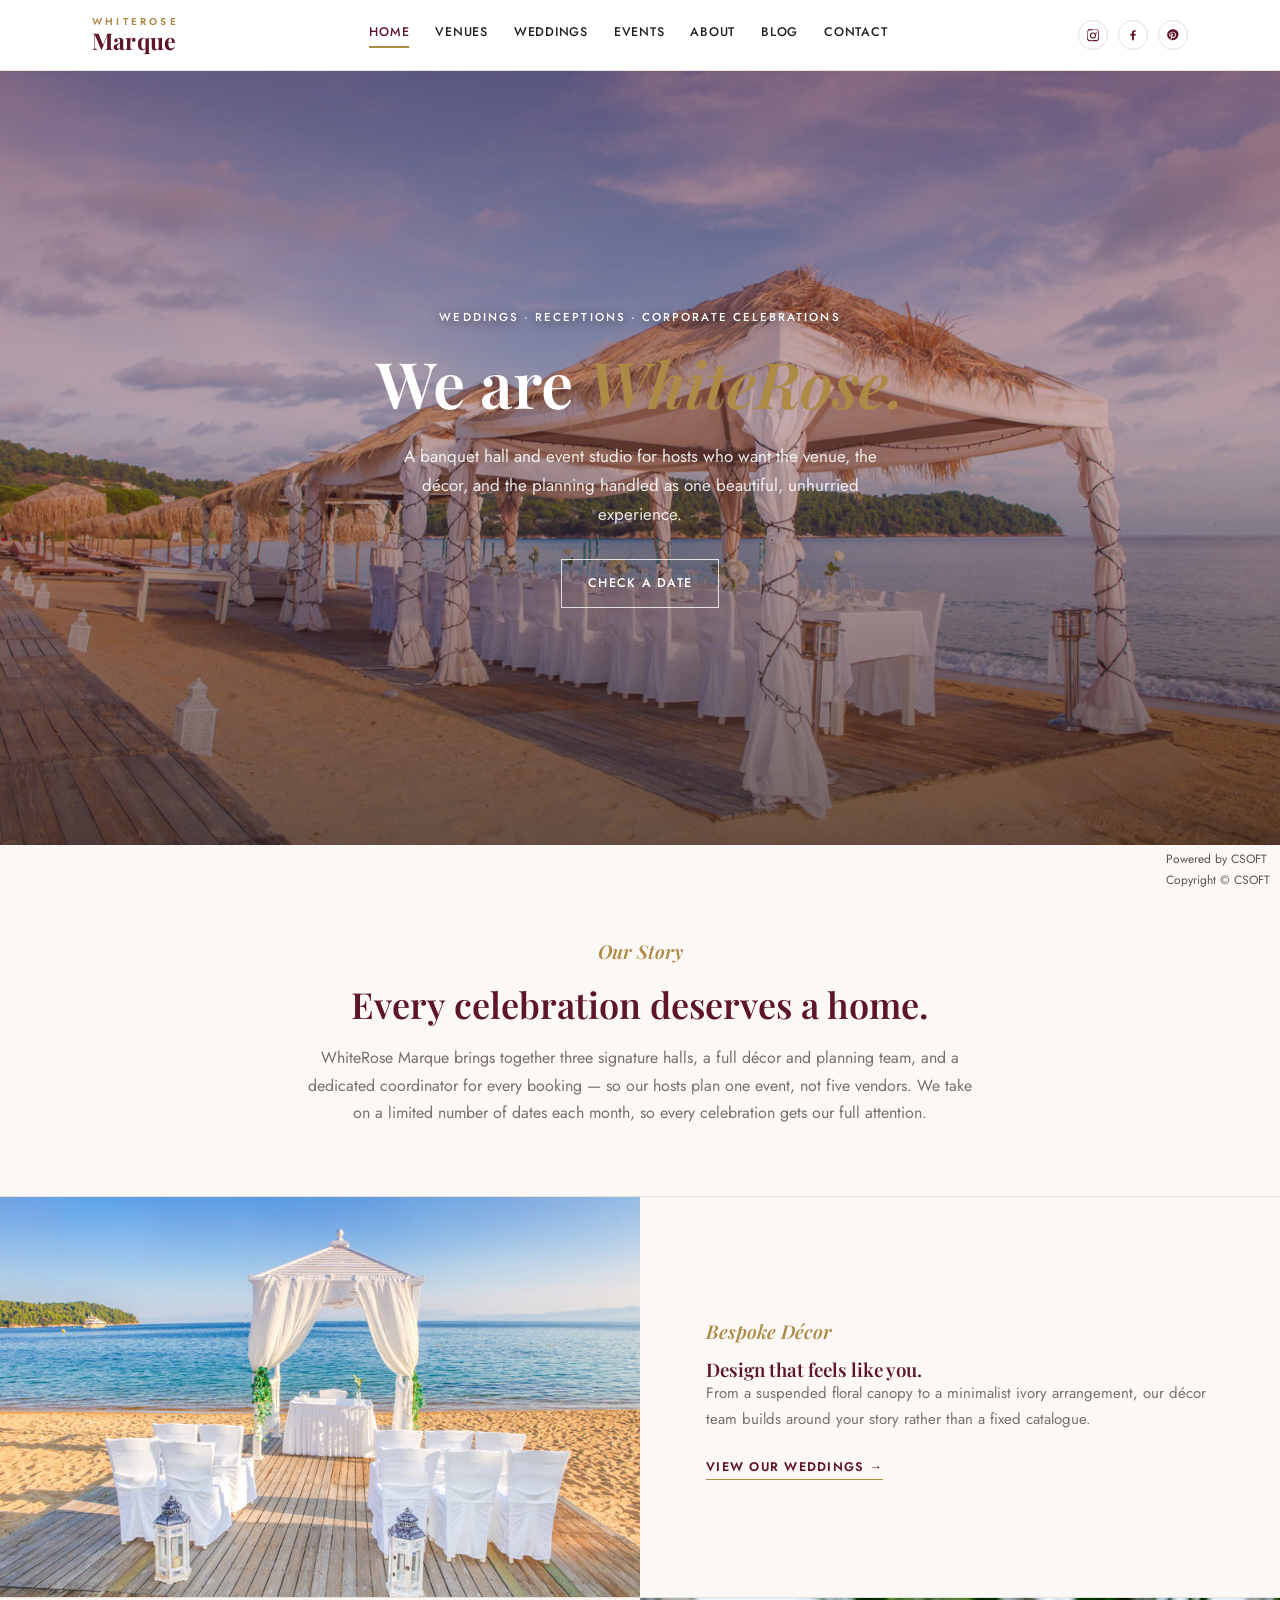
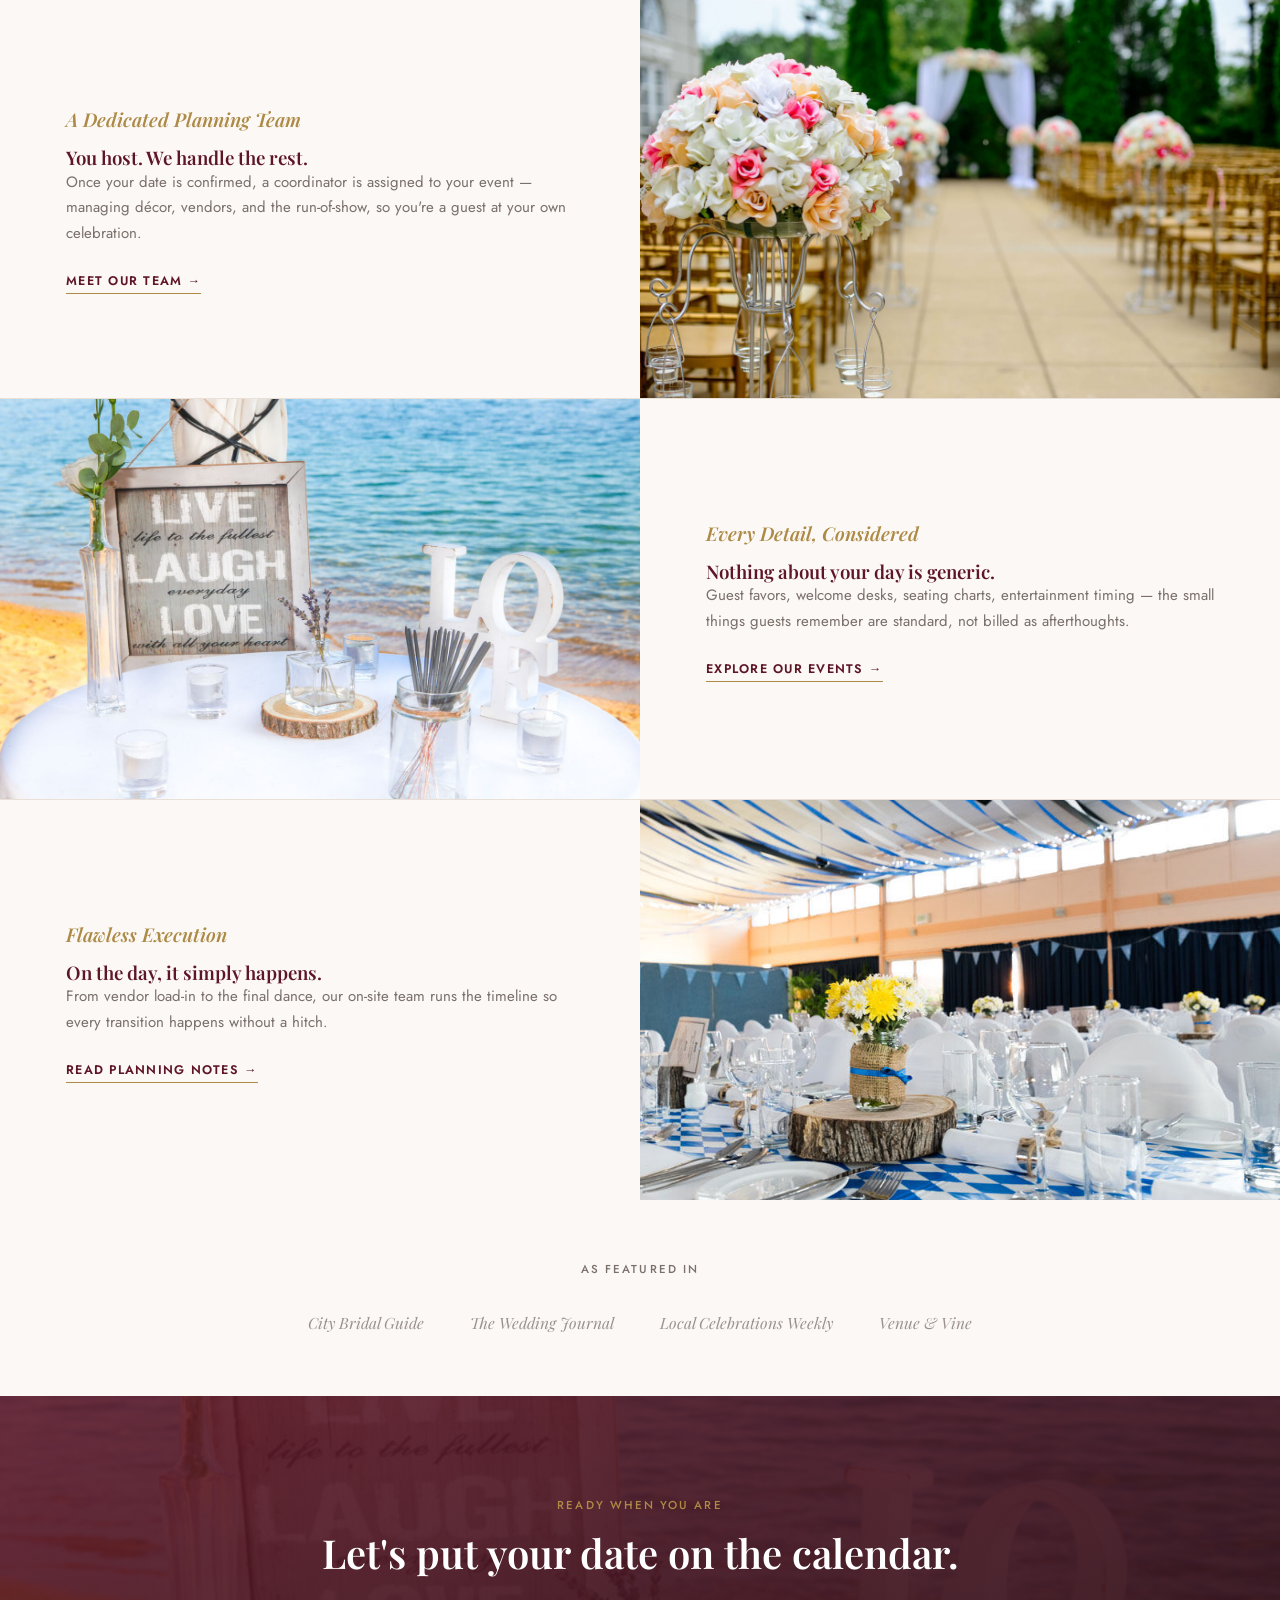
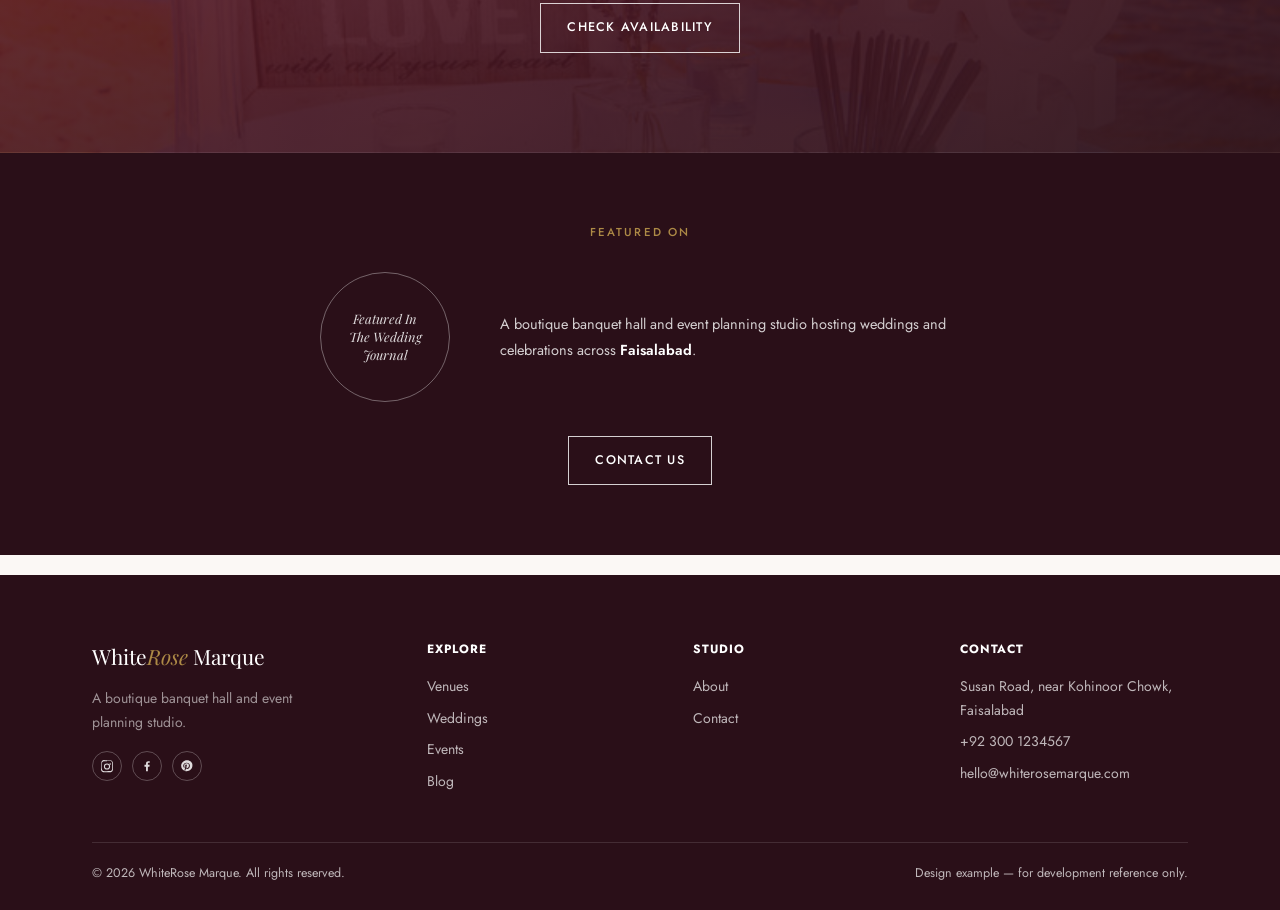
<file: index.html>
<!DOCTYPE html>
<html lang="en">
<head>
<meta charset="UTF-8">
<meta name="viewport" content="width=device-width, initial-scale=1.0">
<title>WhiteRose Marque — A Boutique Event Planning &amp; Banquet Studio</title>
<link rel="preconnect" href="https://fonts.googleapis.com">
<link href="https://fonts.googleapis.com/css2?family=Playfair+Display:ital,wght@0,500;0,600;0,700;1,500;1,600&family=Jost:wght@300;400;500;600&display=swap" rel="stylesheet">
<link rel="stylesheet" href="css/index.css">
</head>
<body>

<header>
  <div class="wrap nav-row">
    <a href="index.html" class="logo-block">
      <span class="logo-top">WhiteRose</span>
      <span class="logo-main">Marque</span>
    </a>
    <nav class="nav-bottom" id="navLinks">
      <a href="index.html" class="active">Home</a>
      <a href="venues.html">Venues</a>
      <a href="weddings.html">Weddings</a>
      <a href="events.html">Events</a>
      <a href="about.html">About</a>
      <a href="blog.html">Blog</a>
      <a href="contact.html">Contact</a>
    </nav>
      <div class="social-icons">
        <a href="https://instagram.com/whiterosemarque" target="_blank" rel="noopener" aria-label="Instagram"><svg viewBox="0 0 24 24"><path d="M12 2.2c3.2 0 3.6 0 4.9.07 1.2.06 2 .25 2.4.42.6.24 1 .53 1.5 1s.76.9 1 1.5c.17.4.36 1.2.42 2.4.06 1.3.07 1.7.07 4.9s0 3.6-.07 4.9c-.06 1.2-.25 2-.42 2.4-.24.6-.53 1-1 1.5s-.9.76-1.5 1c-.4.17-1.2.36-2.4.42-1.3.06-1.7.07-4.9.07s-3.6 0-4.9-.07c-1.2-.06-2-.25-2.4-.42-.6-.24-1-.53-1.5-1s-.76-.9-1-1.5c-.17-.4-.36-1.2-.42-2.4C2.2 15.6 2.2 15.2 2.2 12s0-3.6.07-4.9c.06-1.2.25-2 .42-2.4.24-.6.53-1 1-1.5s.9-.76 1.5-1c.4-.17 1.2-.36 2.4-.42C8.4 2.2 8.8 2.2 12 2.2zm0 1.8c-3.15 0-3.5 0-4.75.07-1 .05-1.5.2-1.86.34-.47.18-.8.4-1.15.75s-.57.68-.75 1.15c-.14.36-.29.86-.34 1.86C3.2 8.5 3.2 8.85 3.2 12s0 3.5.07 4.75c.05 1 .2 1.5.34 1.86.18.47.4.8.75 1.15s.68.57 1.15.75c.36.14.86.29 1.86.34C7.5 20.8 7.85 20.8 11 20.8h1c3.15 0 3.5 0 4.75-.07 1-.05 1.5-.2 1.86-.34.47-.18.8-.4 1.15-.75s.57-.68.75-1.15c.14-.36.29-.86.34-1.86.07-1.25.07-1.6.07-4.75s0-3.5-.07-4.75c-.05-1-.2-1.5-.34-1.86a3.1 3.1 0 0 0-.75-1.15 3.1 3.1 0 0 0-1.15-.75c-.36-.14-.86-.29-1.86-.34C15.5 3.2 15.15 3.2 12 3.2zm0 3.5a5.3 5.3 0 1 1 0 10.6 5.3 5.3 0 0 1 0-10.6zm0 1.8a3.5 3.5 0 1 0 0 7 3.5 3.5 0 0 0 0-7zm5.5-2.1a1.24 1.24 0 1 1 0 2.48 1.24 1.24 0 0 1 0-2.48z"/></svg></a>
        <a href="https://facebook.com/whiterosemarque" target="_blank" rel="noopener" aria-label="Facebook"><svg viewBox="0 0 24 24"><path d="M13.5 21v-7.9h2.66l.4-3.1h-3.06V8.1c0-.9.25-1.5 1.53-1.5h1.64V3.8c-.28-.04-1.25-.12-2.37-.12-2.35 0-3.96 1.43-3.96 4.06v2.26H7.68v3.1h2.66V21h3.16z"/></svg></a>
        <a href="https://pinterest.com/whiterosemarque" target="_blank" rel="noopener" aria-label="Pinterest"><svg viewBox="0 0 24 24"><path d="M12 2C6.48 2 2 6.35 2 11.7c0 4.02 2.5 7.45 6.03 8.87-.08-.75-.15-1.9.03-2.72.17-.75 1.1-4.75 1.1-4.75s-.28-.56-.28-1.38c0-1.3.76-2.26 1.7-2.26.8 0 1.19.6 1.19 1.32 0 .8-.52 2-.78 3.12-.22.94.47 1.7 1.4 1.7 1.68 0 2.97-1.76 2.97-4.3 0-2.25-1.63-3.82-3.95-3.82-2.69 0-4.27 2-4.27 4.08 0 .8.31 1.66.7 2.13a.28.28 0 0 1 .06.27c-.07.28-.22.94-.25 1.07-.04.17-.13.2-.3.12-1.12-.52-1.82-2.15-1.82-3.46 0-2.82 2.06-5.4 5.92-5.4 3.1 0 5.52 2.2 5.52 5.15 0 3.07-1.94 5.55-4.63 5.55-.9 0-1.75-.47-2.04-1.02l-.56 2.12c-.2.78-.75 1.75-1.11 2.35.84.26 1.73.4 2.66.4 5.52 0 10-4.35 10-9.7C22 6.35 17.52 2 12 2z"/></svg></a>
      </div>
    <button class="burger" id="burger"><span></span><span></span><span></span></button>
  </div>
</header>

<section class="hero">
  <div class="hero-content">
    <span class="label">Weddings · Receptions · Corporate Celebrations</span>
    <h1>We are <em>WhiteRose.</em></h1>
    <p>A banquet hall and event studio for hosts who want the venue, the décor, and the planning handled as one beautiful, unhurried experience.</p>
    <a href="venues.html" class="btn light">Check a Date</a>
  </div>
</section>

<section class="intro reveal">
  <div class="wrap">
    <span class="eyebrow-serif">Our Story</span>
    <h2>Every celebration deserves a home.</h2>
    <p>WhiteRose Marque brings together three signature halls, a full décor and planning team, and a dedicated coordinator for every booking — so our hosts plan one event, not five vendors. We take on a limited number of dates each month, so every celebration gets our full attention.</p>
  </div>
</section>

<hr class="thin">

<div class="feature-row reveal">
  <div class="f-media" style="background-image:url('assets/images/hall-rose-grand.jpg')"></div>
  <div class="f-text">
    <span class="eyebrow-serif">Bespoke Décor</span>
    <h3>Design that feels like you.</h3>
    <p>From a suspended floral canopy to a minimalist ivory arrangement, our décor team builds around your story rather than a fixed catalogue.</p>
    <a href="weddings.html" class="more">View Our Weddings →</a>
  </div>
</div>
<hr class="thin">
<div class="feature-row reverse reveal">
  <div class="f-media" style="background-image:url('assets/images/hall-gulistan-lawn.jpg')"></div>
  <div class="f-text">
    <span class="eyebrow-serif">A Dedicated Planning Team</span>
    <h3>You host. We handle the rest.</h3>
    <p>Once your date is confirmed, a coordinator is assigned to your event — managing décor, vendors, and the run-of-show, so you're a guest at your own celebration.</p>
    <a href="about.html" class="more">Meet Our Team →</a>
  </div>
</div>
<hr class="thin">
<div class="feature-row reveal">
  <div class="f-media" style="background-image:url('assets/images/hall-ivory-terrace.jpg')"></div>
  <div class="f-text">
    <span class="eyebrow-serif">Every Detail, Considered</span>
    <h3>Nothing about your day is generic.</h3>
    <p>Guest favors, welcome desks, seating charts, entertainment timing — the small things guests remember are standard, not billed as afterthoughts.</p>
    <a href="events.html" class="more">Explore Our Events →</a>
  </div>
</div>
<hr class="thin">
<div class="feature-row reverse reveal">
  <div class="f-media" style="background-image:url('assets/images/hall-table-service.jpg')"></div>
  <div class="f-text">
    <span class="eyebrow-serif">Flawless Execution</span>
    <h3>On the day, it simply happens.</h3>
    <p>From vendor load-in to the final dance, our on-site team runs the timeline so every transition happens without a hitch.</p>
    <a href="blog.html" class="more">Read Planning Notes →</a>
  </div>
</div>

<section class="recognition reveal">
  <div class="wrap">
    <span class="label">As Featured In</span>
    <div class="badge-row">
      <span class="badge">City Bridal Guide</span>
      <span class="badge">The Wedding Journal</span>
      <span class="badge">Local Celebrations Weekly</span>
      <span class="badge">Venue &amp; Vine</span>
    </div>
  </div>
</section>

<section class="cta">
  <div class="wrap">
    <span class="label">Ready When You Are</span>
    <h2>Let's put your date on the calendar.</h2>
    <a href="venues.html" class="btn light">Check Availability</a>
  </div>
</section>

<section class="featured-band">
  <div class="wrap">
    <span class="label">Featured On</span>
    <div class="featured-wrap">
      <div class="featured-badge"><span id="featuredBadgeText">Featured In<br>The Wedding Journal</span></div>
      <p class="featured-text" id="featuredText">A boutique banquet hall and event planning studio hosting weddings and celebrations across <b>Faisalabad</b>.</p>
    </div>
    <a href="contact.html" class="btn light">Contact Us</a>
  </div>
</section>

<footer>
  <div class="wrap">
    <div class="footer-grid">
      <div>
        <div class="footer-logo">White<span>Rose</span> Marque</div>
        <p style="font-size:14px; max-width:250px; color:rgba(255,255,255,0.55);">A boutique banquet hall and event planning studio.</p>
      <div class="social-icons">
        <a href="https://instagram.com/whiterosemarque" target="_blank" rel="noopener" aria-label="Instagram"><svg viewBox="0 0 24 24"><path d="M12 2.2c3.2 0 3.6 0 4.9.07 1.2.06 2 .25 2.4.42.6.24 1 .53 1.5 1s.76.9 1 1.5c.17.4.36 1.2.42 2.4.06 1.3.07 1.7.07 4.9s0 3.6-.07 4.9c-.06 1.2-.25 2-.42 2.4-.24.6-.53 1-1 1.5s-.9.76-1.5 1c-.4.17-1.2.36-2.4.42-1.3.06-1.7.07-4.9.07s-3.6 0-4.9-.07c-1.2-.06-2-.25-2.4-.42-.6-.24-1-.53-1.5-1s-.76-.9-1-1.5c-.17-.4-.36-1.2-.42-2.4C2.2 15.6 2.2 15.2 2.2 12s0-3.6.07-4.9c.06-1.2.25-2 .42-2.4.24-.6.53-1 1-1.5s.9-.76 1.5-1c.4-.17 1.2-.36 2.4-.42C8.4 2.2 8.8 2.2 12 2.2zm0 1.8c-3.15 0-3.5 0-4.75.07-1 .05-1.5.2-1.86.34-.47.18-.8.4-1.15.75s-.57.68-.75 1.15c-.14.36-.29.86-.34 1.86C3.2 8.5 3.2 8.85 3.2 12s0 3.5.07 4.75c.05 1 .2 1.5.34 1.86.18.47.4.8.75 1.15s.68.57 1.15.75c.36.14.86.29 1.86.34C7.5 20.8 7.85 20.8 11 20.8h1c3.15 0 3.5 0 4.75-.07 1-.05 1.5-.2 1.86-.34.47-.18.8-.4 1.15-.75s.57-.68.75-1.15c.14-.36.29-.86.34-1.86.07-1.25.07-1.6.07-4.75s0-3.5-.07-4.75c-.05-1-.2-1.5-.34-1.86a3.1 3.1 0 0 0-.75-1.15 3.1 3.1 0 0 0-1.15-.75c-.36-.14-.86-.29-1.86-.34C15.5 3.2 15.15 3.2 12 3.2zm0 3.5a5.3 5.3 0 1 1 0 10.6 5.3 5.3 0 0 1 0-10.6zm0 1.8a3.5 3.5 0 1 0 0 7 3.5 3.5 0 0 0 0-7zm5.5-2.1a1.24 1.24 0 1 1 0 2.48 1.24 1.24 0 0 1 0-2.48z"/></svg></a>
        <a href="https://facebook.com/whiterosemarque" target="_blank" rel="noopener" aria-label="Facebook"><svg viewBox="0 0 24 24"><path d="M13.5 21v-7.9h2.66l.4-3.1h-3.06V8.1c0-.9.25-1.5 1.53-1.5h1.64V3.8c-.28-.04-1.25-.12-2.37-.12-2.35 0-3.96 1.43-3.96 4.06v2.26H7.68v3.1h2.66V21h3.16z"/></svg></a>
        <a href="https://pinterest.com/whiterosemarque" target="_blank" rel="noopener" aria-label="Pinterest"><svg viewBox="0 0 24 24"><path d="M12 2C6.48 2 2 6.35 2 11.7c0 4.02 2.5 7.45 6.03 8.87-.08-.75-.15-1.9.03-2.72.17-.75 1.1-4.75 1.1-4.75s-.28-.56-.28-1.38c0-1.3.76-2.26 1.7-2.26.8 0 1.19.6 1.19 1.32 0 .8-.52 2-.78 3.12-.22.94.47 1.7 1.4 1.7 1.68 0 2.97-1.76 2.97-4.3 0-2.25-1.63-3.82-3.95-3.82-2.69 0-4.27 2-4.27 4.08 0 .8.31 1.66.7 2.13a.28.28 0 0 1 .06.27c-.07.28-.22.94-.25 1.07-.04.17-.13.2-.3.12-1.12-.52-1.82-2.15-1.82-3.46 0-2.82 2.06-5.4 5.92-5.4 3.1 0 5.52 2.2 5.52 5.15 0 3.07-1.94 5.55-4.63 5.55-.9 0-1.75-.47-2.04-1.02l-.56 2.12c-.2.78-.75 1.75-1.11 2.35.84.26 1.73.4 2.66.4 5.52 0 10-4.35 10-9.7C22 6.35 17.52 2 12 2z"/></svg></a>
      </div>

      </div>
      <div>
        <h4>Explore</h4>
        <ul>
          <li><a href="venues.html">Venues</a></li>
          <li><a href="weddings.html">Weddings</a></li>
          <li><a href="events.html">Events</a></li>
          <li><a href="blog.html">Blog</a></li>
        </ul>
      </div>
      <div>
        <h4>Studio</h4>
        <ul>
          <li><a href="about.html">About</a></li>
          <li><a href="contact.html">Contact</a></li>
        </ul>
      </div>
      <div>
        <h4>Contact</h4>
        <ul>
          <li>Susan Road, near Kohinoor Chowk, Faisalabad</li>
          <li>+92 300 1234567</li>
          <li>hello@whiterosemarque.com</li>
        </ul>
      </div>
    </div>
    <div class="bottom-bar">
      <span>© 2026 WhiteRose Marque. All rights reserved.</span>
      <span>Design example — for development reference only.</span>
    </div>
  </div>

  <div style="position: fixed; bottom: 10px; right: 10px; font-size: 12px; color: #555; z-index: 9999;">
  Powered by CSOFT<br>
  Copyright © CSOFT
</div>
</footer>

<script src="js/index.js"></script>
</body>
</html>
</file>
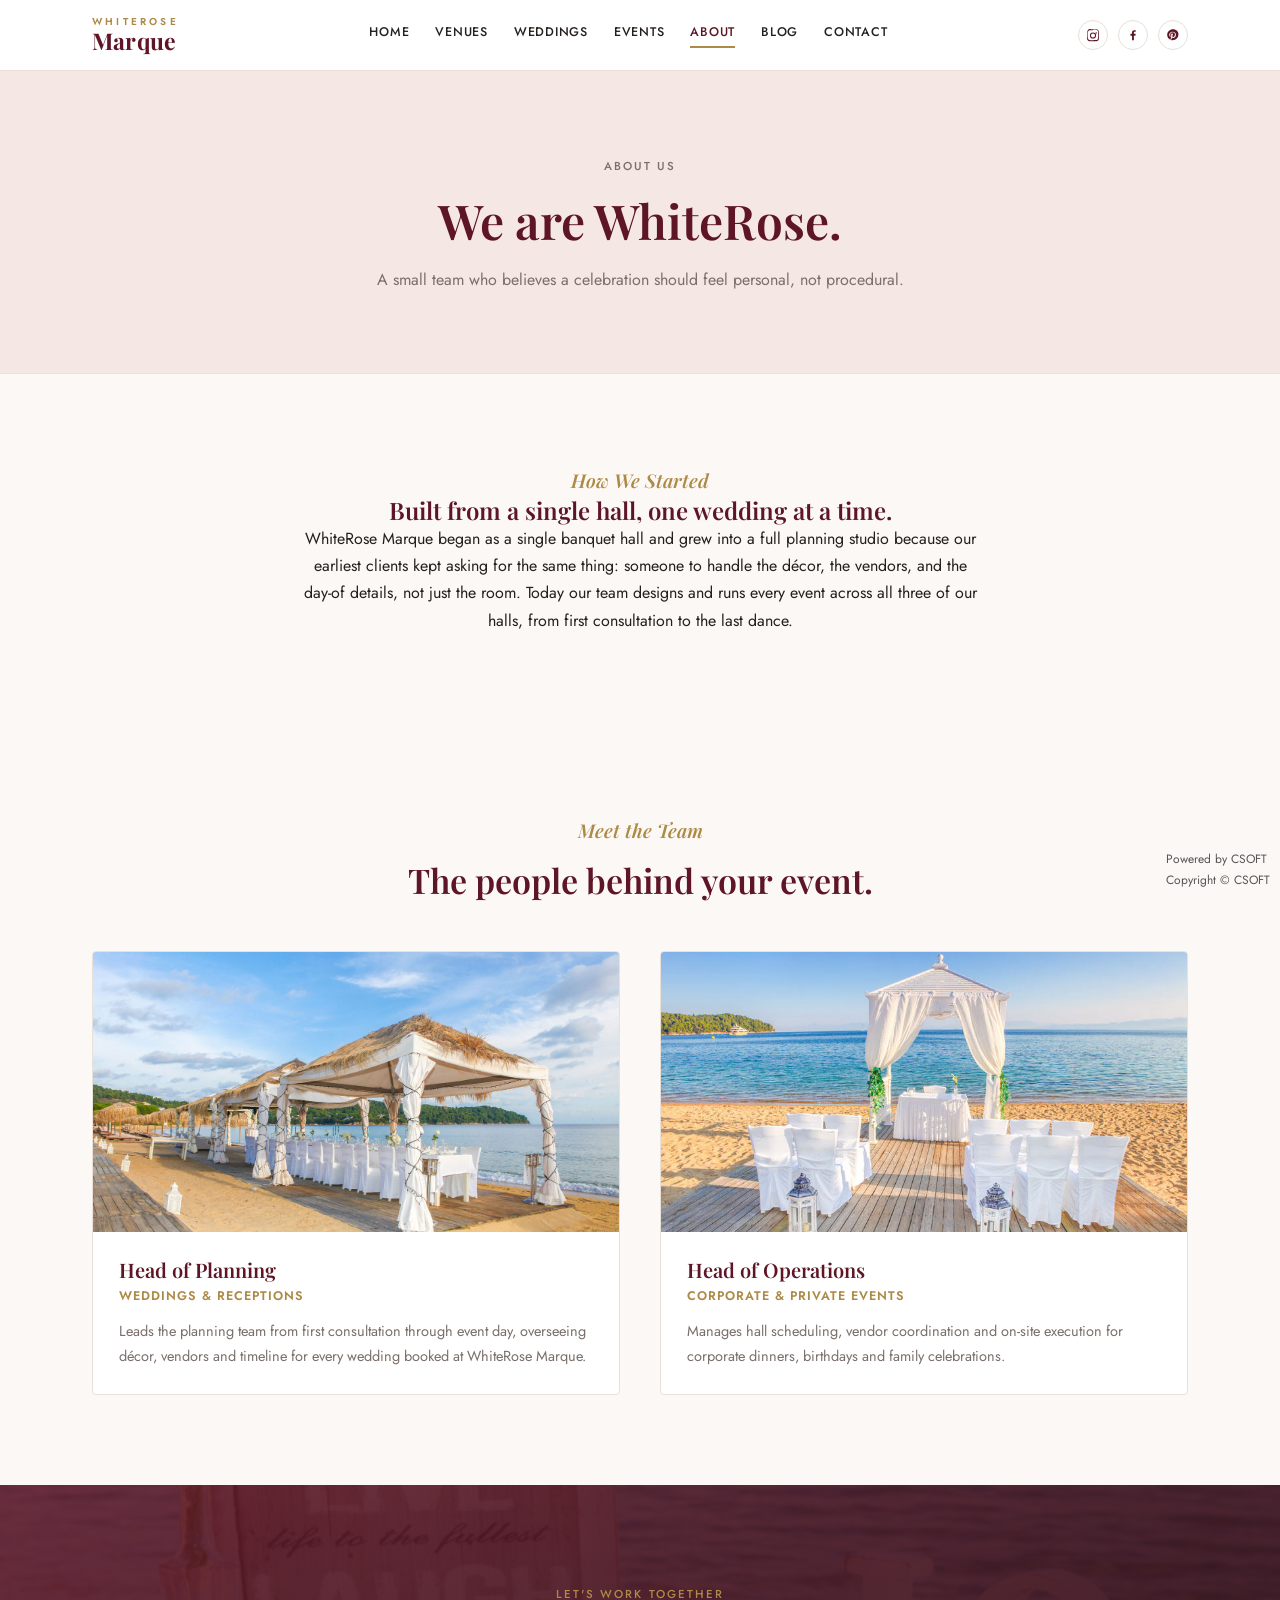
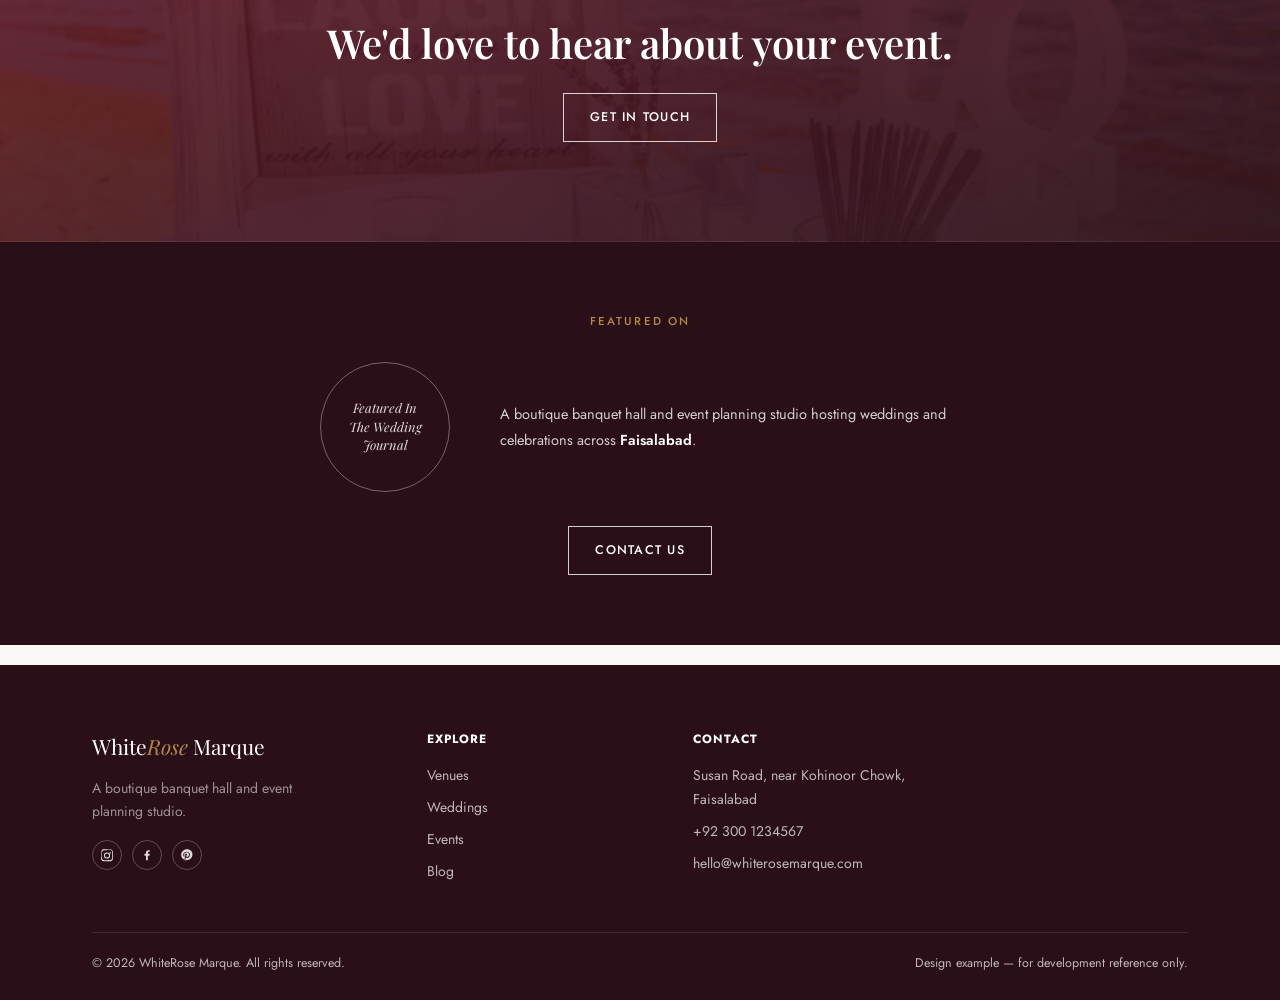
<file: about.html>
<!DOCTYPE html>
<html lang="en">
<head>
<meta charset="UTF-8">
<meta name="viewport" content="width=device-width, initial-scale=1.0">
<title>About — WhiteRose Marque</title>
<link rel="preconnect" href="https://fonts.googleapis.com">
<link href="https://fonts.googleapis.com/css2?family=Playfair+Display:ital,wght@0,500;0,600;0,700;1,500;1,600&family=Jost:wght@300;400;500;600&display=swap" rel="stylesheet">
<link rel="stylesheet" href="css/about.css">
</head>
<body>

<header>
  <div class="wrap nav-row">
    <a href="index.html" class="logo-block">
      <span class="logo-top">WhiteRose</span>
      <span class="logo-main">Marque</span>
    </a>
    <nav class="nav-bottom" id="navLinks">
      <a href="index.html">Home</a>
      <a href="venues.html">Venues</a>
      <a href="weddings.html">Weddings</a>
      <a href="events.html">Events</a>
      <a href="about.html" class="active">About</a>
      <a href="blog.html">Blog</a>
      <a href="contact.html">Contact</a>
    </nav>
      <div class="social-icons">
        <a href="https://instagram.com/whiterosemarque" target="_blank" rel="noopener" aria-label="Instagram"><svg viewBox="0 0 24 24"><path d="M12 2.2c3.2 0 3.6 0 4.9.07 1.2.06 2 .25 2.4.42.6.24 1 .53 1.5 1s.76.9 1 1.5c.17.4.36 1.2.42 2.4.06 1.3.07 1.7.07 4.9s0 3.6-.07 4.9c-.06 1.2-.25 2-.42 2.4-.24.6-.53 1-1 1.5s-.9.76-1.5 1c-.4.17-1.2.36-2.4.42-1.3.06-1.7.07-4.9.07s-3.6 0-4.9-.07c-1.2-.06-2-.25-2.4-.42-.6-.24-1-.53-1.5-1s-.76-.9-1-1.5c-.17-.4-.36-1.2-.42-2.4C2.2 15.6 2.2 15.2 2.2 12s0-3.6.07-4.9c.06-1.2.25-2 .42-2.4.24-.6.53-1 1-1.5s.9-.76 1.5-1c.4-.17 1.2-.36 2.4-.42C8.4 2.2 8.8 2.2 12 2.2zm0 1.8c-3.15 0-3.5 0-4.75.07-1 .05-1.5.2-1.86.34-.47.18-.8.4-1.15.75s-.57.68-.75 1.15c-.14.36-.29.86-.34 1.86C3.2 8.5 3.2 8.85 3.2 12s0 3.5.07 4.75c.05 1 .2 1.5.34 1.86.18.47.4.8.75 1.15s.68.57 1.15.75c.36.14.86.29 1.86.34C7.5 20.8 7.85 20.8 11 20.8h1c3.15 0 3.5 0 4.75-.07 1-.05 1.5-.2 1.86-.34.47-.18.8-.4 1.15-.75s.57-.68.75-1.15c.14-.36.29-.86.34-1.86.07-1.25.07-1.6.07-4.75s0-3.5-.07-4.75c-.05-1-.2-1.5-.34-1.86a3.1 3.1 0 0 0-.75-1.15 3.1 3.1 0 0 0-1.15-.75c-.36-.14-.86-.29-1.86-.34C15.5 3.2 15.15 3.2 12 3.2zm0 3.5a5.3 5.3 0 1 1 0 10.6 5.3 5.3 0 0 1 0-10.6zm0 1.8a3.5 3.5 0 1 0 0 7 3.5 3.5 0 0 0 0-7zm5.5-2.1a1.24 1.24 0 1 1 0 2.48 1.24 1.24 0 0 1 0-2.48z"/></svg></a>
        <a href="https://facebook.com/whiterosemarque" target="_blank" rel="noopener" aria-label="Facebook"><svg viewBox="0 0 24 24"><path d="M13.5 21v-7.9h2.66l.4-3.1h-3.06V8.1c0-.9.25-1.5 1.53-1.5h1.64V3.8c-.28-.04-1.25-.12-2.37-.12-2.35 0-3.96 1.43-3.96 4.06v2.26H7.68v3.1h2.66V21h3.16z"/></svg></a>
        <a href="https://pinterest.com/whiterosemarque" target="_blank" rel="noopener" aria-label="Pinterest"><svg viewBox="0 0 24 24"><path d="M12 2C6.48 2 2 6.35 2 11.7c0 4.02 2.5 7.45 6.03 8.87-.08-.75-.15-1.9.03-2.72.17-.75 1.1-4.75 1.1-4.75s-.28-.56-.28-1.38c0-1.3.76-2.26 1.7-2.26.8 0 1.19.6 1.19 1.32 0 .8-.52 2-.78 3.12-.22.94.47 1.7 1.4 1.7 1.68 0 2.97-1.76 2.97-4.3 0-2.25-1.63-3.82-3.95-3.82-2.69 0-4.27 2-4.27 4.08 0 .8.31 1.66.7 2.13a.28.28 0 0 1 .06.27c-.07.28-.22.94-.25 1.07-.04.17-.13.2-.3.12-1.12-.52-1.82-2.15-1.82-3.46 0-2.82 2.06-5.4 5.92-5.4 3.1 0 5.52 2.2 5.52 5.15 0 3.07-1.94 5.55-4.63 5.55-.9 0-1.75-.47-2.04-1.02l-.56 2.12c-.2.78-.75 1.75-1.11 2.35.84.26 1.73.4 2.66.4 5.52 0 10-4.35 10-9.7C22 6.35 17.52 2 12 2z"/></svg></a>
      </div>
    <button class="burger" id="burger"><span></span><span></span><span></span></button>
  </div>
</header>

<section class="page-hero">
  <div class="wrap">
    <span class="label">About Us</span>
    <h1>We are WhiteRose.</h1>
    <p>A small team who believes a celebration should feel personal, not procedural.</p>
  </div>
</section>

<section class="story reveal">
  <div class="wrap">
    <span class="eyebrow-serif">How We Started</span>
    <h2>Built from a single hall, one wedding at a time.</h2>
    <p>WhiteRose Marque began as a single banquet hall and grew into a full planning studio because our earliest clients kept asking for the same thing: someone to handle the décor, the vendors, and the day-of details, not just the room. Today our team designs and runs every event across all three of our halls, from first consultation to the last dance.</p>
  </div>
</section>

<section style="background:var(--blush); padding:90px 0;">
  <div class="wrap">
    <div class="util-head reveal">
      <span class="eyebrow-serif">Meet the Team</span>
      <h2>The people behind your event.</h2>
    </div>
    <div class="team-grid reveal">
      <div class="bio-card">
        <div class="bio-media" style="background-image:url('assets/images/hero-banquet-hall.jpg')"></div>
        <div class="bio-body">
          <h3>Head of Planning</h3>
          <span class="bio-role">Weddings &amp; Receptions</span>
          <p>Leads the planning team from first consultation through event day, overseeing décor, vendors and timeline for every wedding booked at WhiteRose Marque.</p>
        </div>
      </div>
      <div class="bio-card">
        <div class="bio-media" style="background-image:url('assets/images/hall-rose-grand.jpg')"></div>
        <div class="bio-body">
          <h3>Head of Operations</h3>
          <span class="bio-role">Corporate &amp; Private Events</span>
          <p>Manages hall scheduling, vendor coordination and on-site execution for corporate dinners, birthdays and family celebrations.</p>
        </div>
      </div>
    </div>
  </div>
</section>

<section class="cta">
  <div class="wrap">
    <span class="label">Let's Work Together</span>
    <h2>We'd love to hear about your event.</h2>
    <a href="contact.html" class="btn light">Get In Touch</a>
  </div>
</section>

<section class="featured-band">
  <div class="wrap">
    <span class="label">Featured On</span>
    <div class="featured-wrap">
      <div class="featured-badge"><span id="featuredBadgeText">Featured In<br>The Wedding Journal</span></div>
      <p class="featured-text" id="featuredText">A boutique banquet hall and event planning studio hosting weddings and celebrations across <b>Faisalabad</b>.</p>
    </div>
    <a href="contact.html" class="btn light">Contact Us</a>
  </div>
</section>

<footer>
  <div class="wrap">
    <div class="footer-grid">
      <div><div class="footer-logo">White<span>Rose</span> Marque</div><p style="font-size:14px; max-width:250px; color:rgba(255,255,255,0.55);">A boutique banquet hall and event planning studio.</p>
      <div class="social-icons">
        <a href="https://instagram.com/whiterosemarque" target="_blank" rel="noopener" aria-label="Instagram"><svg viewBox="0 0 24 24"><path d="M12 2.2c3.2 0 3.6 0 4.9.07 1.2.06 2 .25 2.4.42.6.24 1 .53 1.5 1s.76.9 1 1.5c.17.4.36 1.2.42 2.4.06 1.3.07 1.7.07 4.9s0 3.6-.07 4.9c-.06 1.2-.25 2-.42 2.4-.24.6-.53 1-1 1.5s-.9.76-1.5 1c-.4.17-1.2.36-2.4.42-1.3.06-1.7.07-4.9.07s-3.6 0-4.9-.07c-1.2-.06-2-.25-2.4-.42-.6-.24-1-.53-1.5-1s-.76-.9-1-1.5c-.17-.4-.36-1.2-.42-2.4C2.2 15.6 2.2 15.2 2.2 12s0-3.6.07-4.9c.06-1.2.25-2 .42-2.4.24-.6.53-1 1-1.5s.9-.76 1.5-1c.4-.17 1.2-.36 2.4-.42C8.4 2.2 8.8 2.2 12 2.2zm0 1.8c-3.15 0-3.5 0-4.75.07-1 .05-1.5.2-1.86.34-.47.18-.8.4-1.15.75s-.57.68-.75 1.15c-.14.36-.29.86-.34 1.86C3.2 8.5 3.2 8.85 3.2 12s0 3.5.07 4.75c.05 1 .2 1.5.34 1.86.18.47.4.8.75 1.15s.68.57 1.15.75c.36.14.86.29 1.86.34C7.5 20.8 7.85 20.8 11 20.8h1c3.15 0 3.5 0 4.75-.07 1-.05 1.5-.2 1.86-.34.47-.18.8-.4 1.15-.75s.57-.68.75-1.15c.14-.36.29-.86.34-1.86.07-1.25.07-1.6.07-4.75s0-3.5-.07-4.75c-.05-1-.2-1.5-.34-1.86a3.1 3.1 0 0 0-.75-1.15 3.1 3.1 0 0 0-1.15-.75c-.36-.14-.86-.29-1.86-.34C15.5 3.2 15.15 3.2 12 3.2zm0 3.5a5.3 5.3 0 1 1 0 10.6 5.3 5.3 0 0 1 0-10.6zm0 1.8a3.5 3.5 0 1 0 0 7 3.5 3.5 0 0 0 0-7zm5.5-2.1a1.24 1.24 0 1 1 0 2.48 1.24 1.24 0 0 1 0-2.48z"/></svg></a>
        <a href="https://facebook.com/whiterosemarque" target="_blank" rel="noopener" aria-label="Facebook"><svg viewBox="0 0 24 24"><path d="M13.5 21v-7.9h2.66l.4-3.1h-3.06V8.1c0-.9.25-1.5 1.53-1.5h1.64V3.8c-.28-.04-1.25-.12-2.37-.12-2.35 0-3.96 1.43-3.96 4.06v2.26H7.68v3.1h2.66V21h3.16z"/></svg></a>
        <a href="https://pinterest.com/whiterosemarque" target="_blank" rel="noopener" aria-label="Pinterest"><svg viewBox="0 0 24 24"><path d="M12 2C6.48 2 2 6.35 2 11.7c0 4.02 2.5 7.45 6.03 8.87-.08-.75-.15-1.9.03-2.72.17-.75 1.1-4.75 1.1-4.75s-.28-.56-.28-1.38c0-1.3.76-2.26 1.7-2.26.8 0 1.19.6 1.19 1.32 0 .8-.52 2-.78 3.12-.22.94.47 1.7 1.4 1.7 1.68 0 2.97-1.76 2.97-4.3 0-2.25-1.63-3.82-3.95-3.82-2.69 0-4.27 2-4.27 4.08 0 .8.31 1.66.7 2.13a.28.28 0 0 1 .06.27c-.07.28-.22.94-.25 1.07-.04.17-.13.2-.3.12-1.12-.52-1.82-2.15-1.82-3.46 0-2.82 2.06-5.4 5.92-5.4 3.1 0 5.52 2.2 5.52 5.15 0 3.07-1.94 5.55-4.63 5.55-.9 0-1.75-.47-2.04-1.02l-.56 2.12c-.2.78-.75 1.75-1.11 2.35.84.26 1.73.4 2.66.4 5.52 0 10-4.35 10-9.7C22 6.35 17.52 2 12 2z"/></svg></a>
      </div>

      </div>
      <div><h4>Explore</h4><ul><li><a href="venues.html">Venues</a></li><li><a href="weddings.html">Weddings</a></li><li><a href="events.html">Events</a></li><li><a href="blog.html">Blog</a></li></ul></div>
      <div><h4>Contact</h4><ul><li>Susan Road, near Kohinoor Chowk, Faisalabad</li><li>+92 300 1234567</li><li>hello@whiterosemarque.com</li></ul></div>
    </div>
    <div class="bottom-bar"><span>© 2026 WhiteRose Marque. All rights reserved.</span><span>Design example — for development reference only.</span></div>
  </div>

  <div style="position: fixed; bottom: 10px; right: 10px; font-size: 12px; color: #555; z-index: 9999;">
  Powered by CSOFT<br>
  Copyright © CSOFT
</div>
</footer>

<script src="js/about.js"></script>
</body>
</html>
</file>
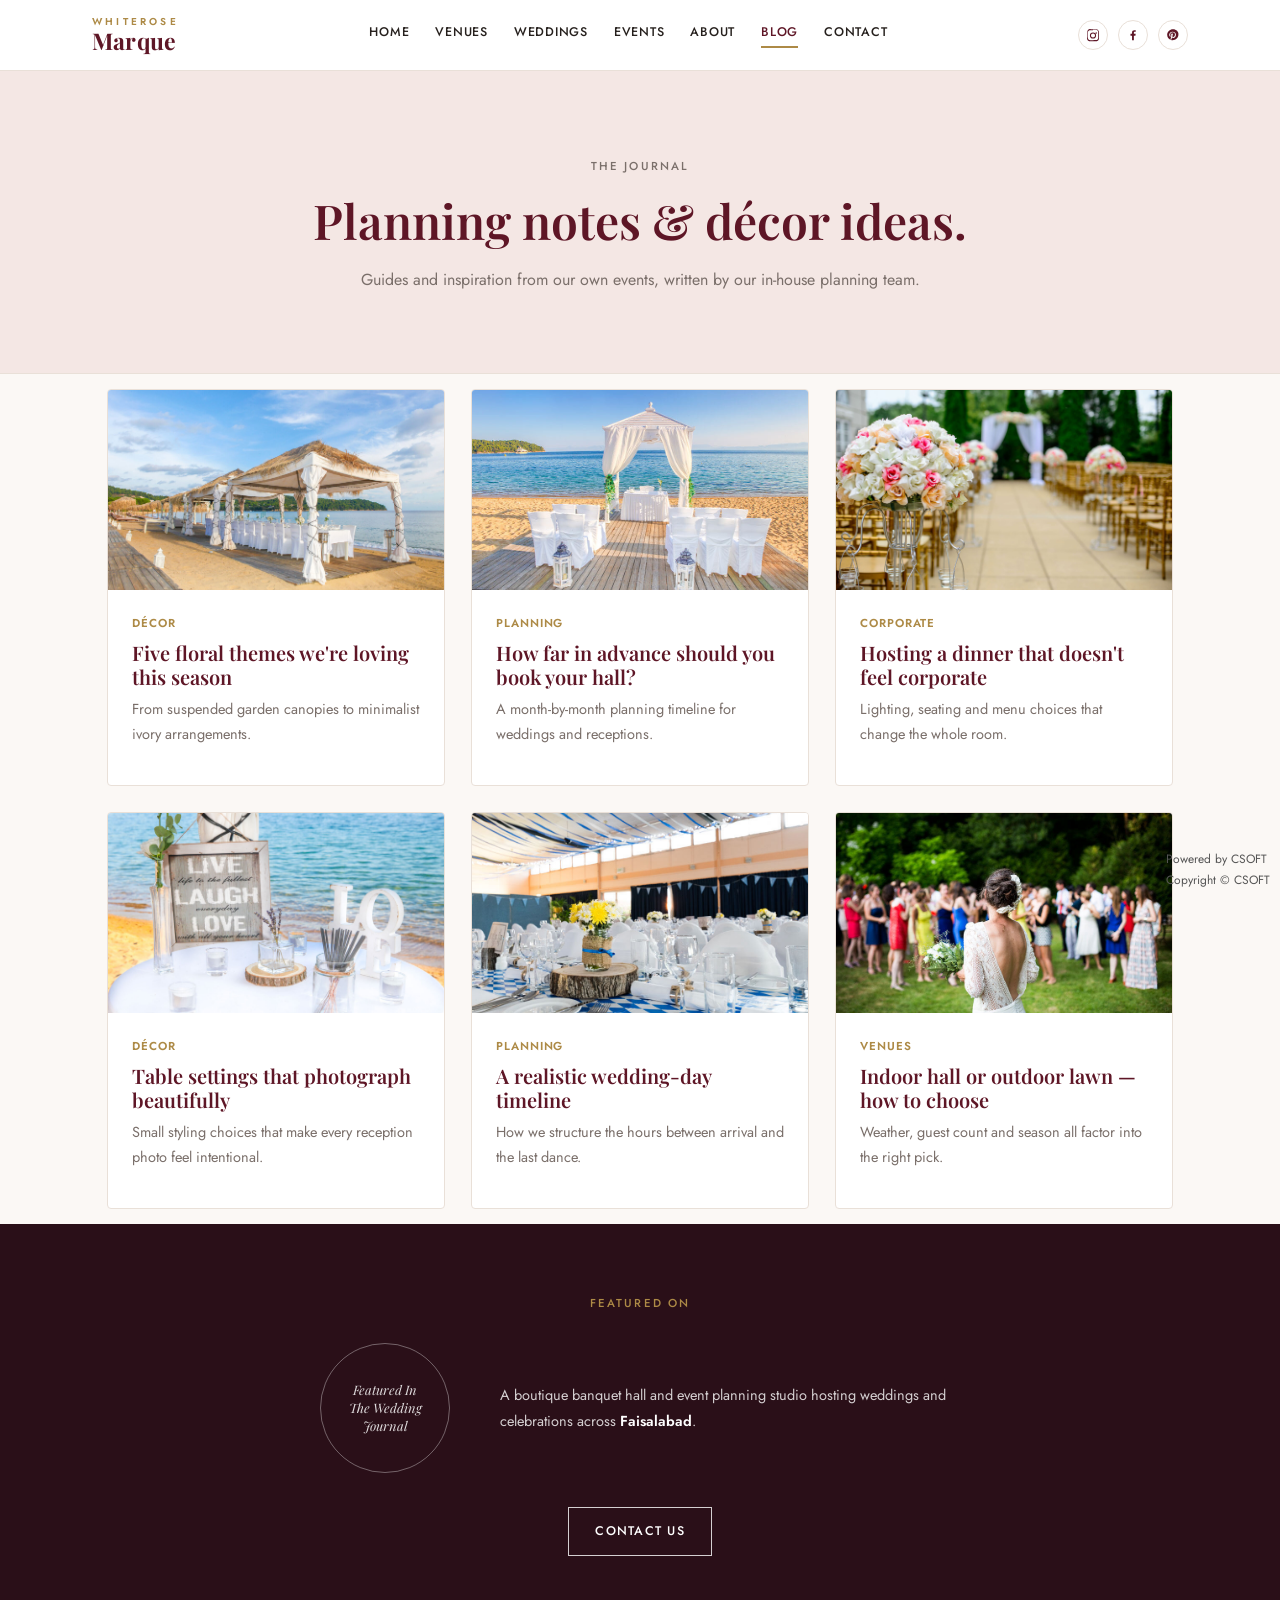
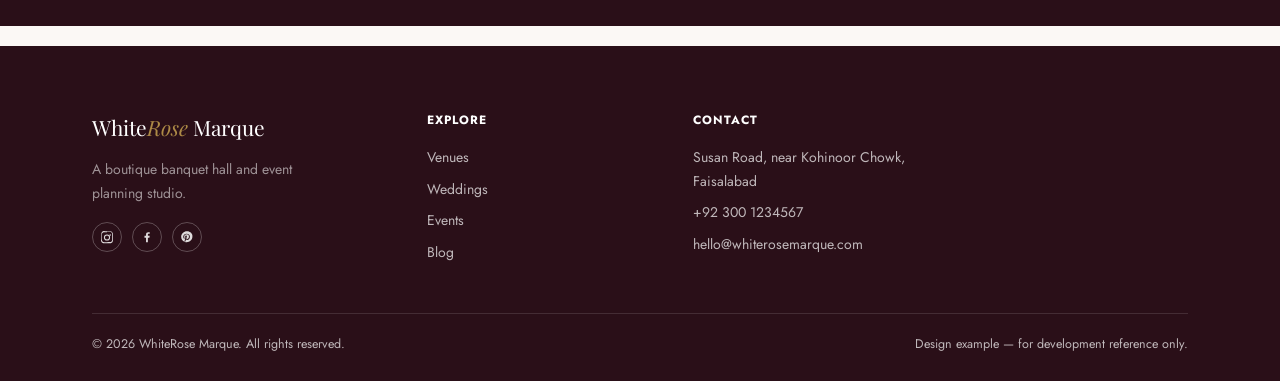
<file: blog.html>
<!DOCTYPE html>
<html lang="en">
<head>
<meta charset="UTF-8">
<meta name="viewport" content="width=device-width, initial-scale=1.0">
<title>Blog — WhiteRose Marque</title>
<link rel="preconnect" href="https://fonts.googleapis.com">
<link href="https://fonts.googleapis.com/css2?family=Playfair+Display:ital,wght@0,500;0,600;0,700;1,500;1,600&family=Jost:wght@300;400;500;600&display=swap" rel="stylesheet">
<link rel="stylesheet" href="css/blog.css">
</head>
<body>

<header>
  <div class="wrap nav-row">
    <a href="index.html" class="logo-block">
      <span class="logo-top">WhiteRose</span>
      <span class="logo-main">Marque</span>
    </a>
    <nav class="nav-bottom" id="navLinks">
      <a href="index.html">Home</a>
      <a href="venues.html">Venues</a>
      <a href="weddings.html">Weddings</a>
      <a href="events.html">Events</a>
      <a href="about.html">About</a>
      <a href="blog.html" class="active">Blog</a>
      <a href="contact.html">Contact</a>
    </nav>
      <div class="social-icons">
        <a href="https://instagram.com/whiterosemarque" target="_blank" rel="noopener" aria-label="Instagram"><svg viewBox="0 0 24 24"><path d="M12 2.2c3.2 0 3.6 0 4.9.07 1.2.06 2 .25 2.4.42.6.24 1 .53 1.5 1s.76.9 1 1.5c.17.4.36 1.2.42 2.4.06 1.3.07 1.7.07 4.9s0 3.6-.07 4.9c-.06 1.2-.25 2-.42 2.4-.24.6-.53 1-1 1.5s-.9.76-1.5 1c-.4.17-1.2.36-2.4.42-1.3.06-1.7.07-4.9.07s-3.6 0-4.9-.07c-1.2-.06-2-.25-2.4-.42-.6-.24-1-.53-1.5-1s-.76-.9-1-1.5c-.17-.4-.36-1.2-.42-2.4C2.2 15.6 2.2 15.2 2.2 12s0-3.6.07-4.9c.06-1.2.25-2 .42-2.4.24-.6.53-1 1-1.5s.9-.76 1.5-1c.4-.17 1.2-.36 2.4-.42C8.4 2.2 8.8 2.2 12 2.2zm0 1.8c-3.15 0-3.5 0-4.75.07-1 .05-1.5.2-1.86.34-.47.18-.8.4-1.15.75s-.57.68-.75 1.15c-.14.36-.29.86-.34 1.86C3.2 8.5 3.2 8.85 3.2 12s0 3.5.07 4.75c.05 1 .2 1.5.34 1.86.18.47.4.8.75 1.15s.68.57 1.15.75c.36.14.86.29 1.86.34C7.5 20.8 7.85 20.8 11 20.8h1c3.15 0 3.5 0 4.75-.07 1-.05 1.5-.2 1.86-.34.47-.18.8-.4 1.15-.75s.57-.68.75-1.15c.14-.36.29-.86.34-1.86.07-1.25.07-1.6.07-4.75s0-3.5-.07-4.75c-.05-1-.2-1.5-.34-1.86a3.1 3.1 0 0 0-.75-1.15 3.1 3.1 0 0 0-1.15-.75c-.36-.14-.86-.29-1.86-.34C15.5 3.2 15.15 3.2 12 3.2zm0 3.5a5.3 5.3 0 1 1 0 10.6 5.3 5.3 0 0 1 0-10.6zm0 1.8a3.5 3.5 0 1 0 0 7 3.5 3.5 0 0 0 0-7zm5.5-2.1a1.24 1.24 0 1 1 0 2.48 1.24 1.24 0 0 1 0-2.48z"/></svg></a>
        <a href="https://facebook.com/whiterosemarque" target="_blank" rel="noopener" aria-label="Facebook"><svg viewBox="0 0 24 24"><path d="M13.5 21v-7.9h2.66l.4-3.1h-3.06V8.1c0-.9.25-1.5 1.53-1.5h1.64V3.8c-.28-.04-1.25-.12-2.37-.12-2.35 0-3.96 1.43-3.96 4.06v2.26H7.68v3.1h2.66V21h3.16z"/></svg></a>
        <a href="https://pinterest.com/whiterosemarque" target="_blank" rel="noopener" aria-label="Pinterest"><svg viewBox="0 0 24 24"><path d="M12 2C6.48 2 2 6.35 2 11.7c0 4.02 2.5 7.45 6.03 8.87-.08-.75-.15-1.9.03-2.72.17-.75 1.1-4.75 1.1-4.75s-.28-.56-.28-1.38c0-1.3.76-2.26 1.7-2.26.8 0 1.19.6 1.19 1.32 0 .8-.52 2-.78 3.12-.22.94.47 1.7 1.4 1.7 1.68 0 2.97-1.76 2.97-4.3 0-2.25-1.63-3.82-3.95-3.82-2.69 0-4.27 2-4.27 4.08 0 .8.31 1.66.7 2.13a.28.28 0 0 1 .06.27c-.07.28-.22.94-.25 1.07-.04.17-.13.2-.3.12-1.12-.52-1.82-2.15-1.82-3.46 0-2.82 2.06-5.4 5.92-5.4 3.1 0 5.52 2.2 5.52 5.15 0 3.07-1.94 5.55-4.63 5.55-.9 0-1.75-.47-2.04-1.02l-.56 2.12c-.2.78-.75 1.75-1.11 2.35.84.26 1.73.4 2.66.4 5.52 0 10-4.35 10-9.7C22 6.35 17.52 2 12 2z"/></svg></a>
      </div>
    <button class="burger" id="burger"><span></span><span></span><span></span></button>
  </div>
</header>

<section class="page-hero">
  <div class="wrap">
    <span class="label">The Journal</span>
    <h1>Planning notes &amp; décor ideas.</h1>
    <p>Guides and inspiration from our own events, written by our in-house planning team.</p>
  </div>
</section>

<section>
  <div class="wrap">
    <div class="grid-3 reveal">
      <div class="card">
        <div class="card-media" style="background-image:url('assets/images/hero-banquet-hall.jpg')"></div>
        <div class="card-body">
          <span class="cap">Décor</span>
          <h3>Five floral themes we're loving this season</h3>
          <p>From suspended garden canopies to minimalist ivory arrangements.</p>
        </div>
      </div>
      <div class="card">
        <div class="card-media" style="background-image:url('assets/images/hall-rose-grand.jpg')"></div>
        <div class="card-body">
          <span class="cap">Planning</span>
          <h3>How far in advance should you book your hall?</h3>
          <p>A month-by-month planning timeline for weddings and receptions.</p>
        </div>
      </div>
      <div class="card">
        <div class="card-media" style="background-image:url('assets/images/hall-gulistan-lawn.jpg')"></div>
        <div class="card-body">
          <span class="cap">Corporate</span>
          <h3>Hosting a dinner that doesn't feel corporate</h3>
          <p>Lighting, seating and menu choices that change the whole room.</p>
        </div>
      </div>
      <div class="card">
        <div class="card-media" style="background-image:url('assets/images/hall-ivory-terrace.jpg')"></div>
        <div class="card-body">
          <span class="cap">Décor</span>
          <h3>Table settings that photograph beautifully</h3>
          <p>Small styling choices that make every reception photo feel intentional.</p>
        </div>
      </div>
      <div class="card">
        <div class="card-media" style="background-image:url('assets/images/hall-table-service.jpg')"></div>
        <div class="card-body">
          <span class="cap">Planning</span>
          <h3>A realistic wedding-day timeline</h3>
          <p>How we structure the hours between arrival and the last dance.</p>
        </div>
      </div>
      <div class="card">
        <div class="card-media" style="background-image:url('assets/images/hall-stage-screen.jpg')"></div>
        <div class="card-body">
          <span class="cap">Venues</span>
          <h3>Indoor hall or outdoor lawn — how to choose</h3>
          <p>Weather, guest count and season all factor into the right pick.</p>
        </div>
      </div>
    </div>
  </div>
</section>

<section class="featured-band">
  <div class="wrap">
    <span class="label">Featured On</span>
    <div class="featured-wrap">
      <div class="featured-badge"><span id="featuredBadgeText">Featured In<br>The Wedding Journal</span></div>
      <p class="featured-text" id="featuredText">A boutique banquet hall and event planning studio hosting weddings and celebrations across <b>Faisalabad</b>.</p>
    </div>
    <a href="contact.html" class="btn light">Contact Us</a>
  </div>
</section>

<footer>
  <div class="wrap">
    <div class="footer-grid">
      <div><div class="footer-logo">White<span>Rose</span> Marque</div><p style="font-size:14px; max-width:250px; color:rgba(255,255,255,0.55);">A boutique banquet hall and event planning studio.</p>
      <div class="social-icons">
        <a href="https://instagram.com/whiterosemarque" target="_blank" rel="noopener" aria-label="Instagram"><svg viewBox="0 0 24 24"><path d="M12 2.2c3.2 0 3.6 0 4.9.07 1.2.06 2 .25 2.4.42.6.24 1 .53 1.5 1s.76.9 1 1.5c.17.4.36 1.2.42 2.4.06 1.3.07 1.7.07 4.9s0 3.6-.07 4.9c-.06 1.2-.25 2-.42 2.4-.24.6-.53 1-1 1.5s-.9.76-1.5 1c-.4.17-1.2.36-2.4.42-1.3.06-1.7.07-4.9.07s-3.6 0-4.9-.07c-1.2-.06-2-.25-2.4-.42-.6-.24-1-.53-1.5-1s-.76-.9-1-1.5c-.17-.4-.36-1.2-.42-2.4C2.2 15.6 2.2 15.2 2.2 12s0-3.6.07-4.9c.06-1.2.25-2 .42-2.4.24-.6.53-1 1-1.5s.9-.76 1.5-1c.4-.17 1.2-.36 2.4-.42C8.4 2.2 8.8 2.2 12 2.2zm0 1.8c-3.15 0-3.5 0-4.75.07-1 .05-1.5.2-1.86.34-.47.18-.8.4-1.15.75s-.57.68-.75 1.15c-.14.36-.29.86-.34 1.86C3.2 8.5 3.2 8.85 3.2 12s0 3.5.07 4.75c.05 1 .2 1.5.34 1.86.18.47.4.8.75 1.15s.68.57 1.15.75c.36.14.86.29 1.86.34C7.5 20.8 7.85 20.8 11 20.8h1c3.15 0 3.5 0 4.75-.07 1-.05 1.5-.2 1.86-.34.47-.18.8-.4 1.15-.75s.57-.68.75-1.15c.14-.36.29-.86.34-1.86.07-1.25.07-1.6.07-4.75s0-3.5-.07-4.75c-.05-1-.2-1.5-.34-1.86a3.1 3.1 0 0 0-.75-1.15 3.1 3.1 0 0 0-1.15-.75c-.36-.14-.86-.29-1.86-.34C15.5 3.2 15.15 3.2 12 3.2zm0 3.5a5.3 5.3 0 1 1 0 10.6 5.3 5.3 0 0 1 0-10.6zm0 1.8a3.5 3.5 0 1 0 0 7 3.5 3.5 0 0 0 0-7zm5.5-2.1a1.24 1.24 0 1 1 0 2.48 1.24 1.24 0 0 1 0-2.48z"/></svg></a>
        <a href="https://facebook.com/whiterosemarque" target="_blank" rel="noopener" aria-label="Facebook"><svg viewBox="0 0 24 24"><path d="M13.5 21v-7.9h2.66l.4-3.1h-3.06V8.1c0-.9.25-1.5 1.53-1.5h1.64V3.8c-.28-.04-1.25-.12-2.37-.12-2.35 0-3.96 1.43-3.96 4.06v2.26H7.68v3.1h2.66V21h3.16z"/></svg></a>
        <a href="https://pinterest.com/whiterosemarque" target="_blank" rel="noopener" aria-label="Pinterest"><svg viewBox="0 0 24 24"><path d="M12 2C6.48 2 2 6.35 2 11.7c0 4.02 2.5 7.45 6.03 8.87-.08-.75-.15-1.9.03-2.72.17-.75 1.1-4.75 1.1-4.75s-.28-.56-.28-1.38c0-1.3.76-2.26 1.7-2.26.8 0 1.19.6 1.19 1.32 0 .8-.52 2-.78 3.12-.22.94.47 1.7 1.4 1.7 1.68 0 2.97-1.76 2.97-4.3 0-2.25-1.63-3.82-3.95-3.82-2.69 0-4.27 2-4.27 4.08 0 .8.31 1.66.7 2.13a.28.28 0 0 1 .06.27c-.07.28-.22.94-.25 1.07-.04.17-.13.2-.3.12-1.12-.52-1.82-2.15-1.82-3.46 0-2.82 2.06-5.4 5.92-5.4 3.1 0 5.52 2.2 5.52 5.15 0 3.07-1.94 5.55-4.63 5.55-.9 0-1.75-.47-2.04-1.02l-.56 2.12c-.2.78-.75 1.75-1.11 2.35.84.26 1.73.4 2.66.4 5.52 0 10-4.35 10-9.7C22 6.35 17.52 2 12 2z"/></svg></a>
      </div>

      </div>
      <div><h4>Explore</h4><ul><li><a href="venues.html">Venues</a></li><li><a href="weddings.html">Weddings</a></li><li><a href="events.html">Events</a></li><li><a href="blog.html">Blog</a></li></ul></div>
      <div><h4>Contact</h4><ul><li>Susan Road, near Kohinoor Chowk, Faisalabad</li><li>+92 300 1234567</li><li>hello@whiterosemarque.com</li></ul></div>
    </div>
    <div class="bottom-bar"><span>© 2026 WhiteRose Marque. All rights reserved.</span><span>Design example — for development reference only.</span></div>
  </div>
  <div style="position: fixed; bottom: 10px; right: 10px; font-size: 12px; color: #555; z-index: 9999;">
  Powered by CSOFT<br>
  Copyright © CSOFT
</div>
</footer>

<script src="js/blog.js"></script>
</body>
</html>
</file>
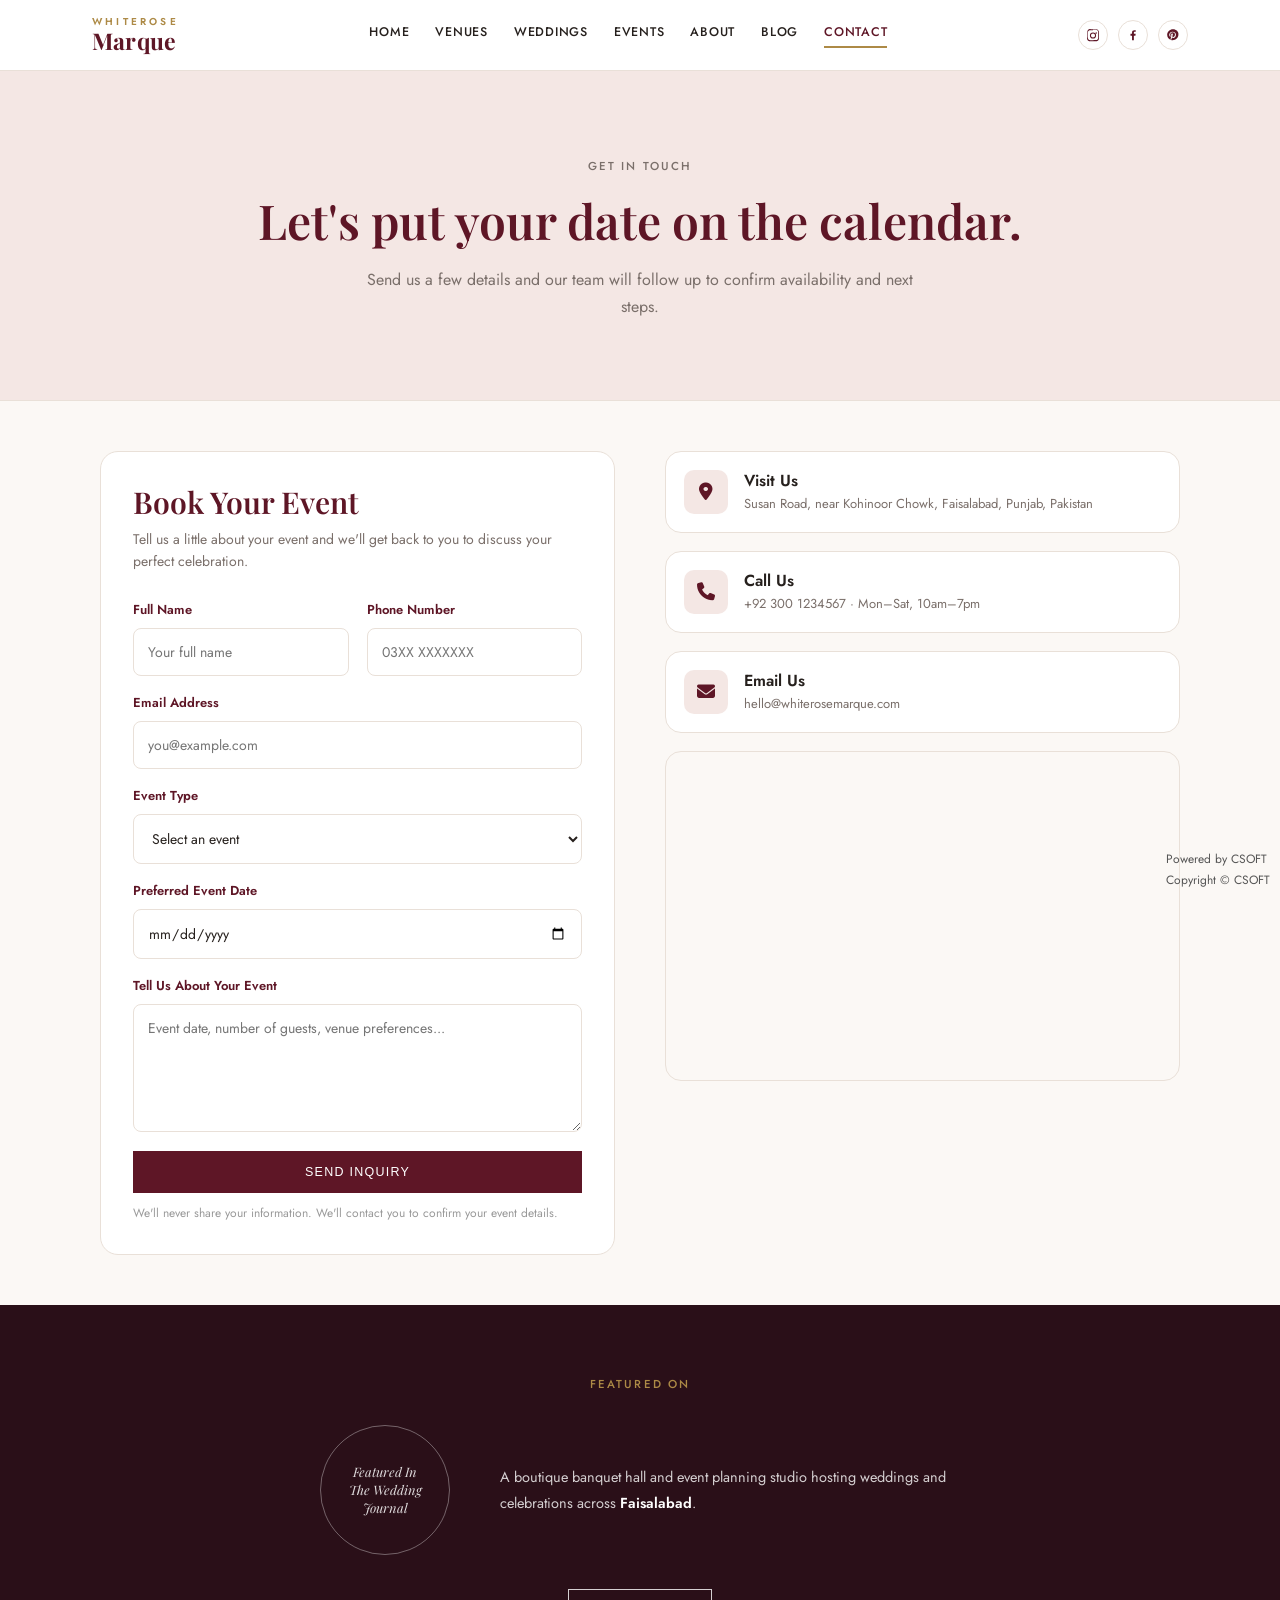
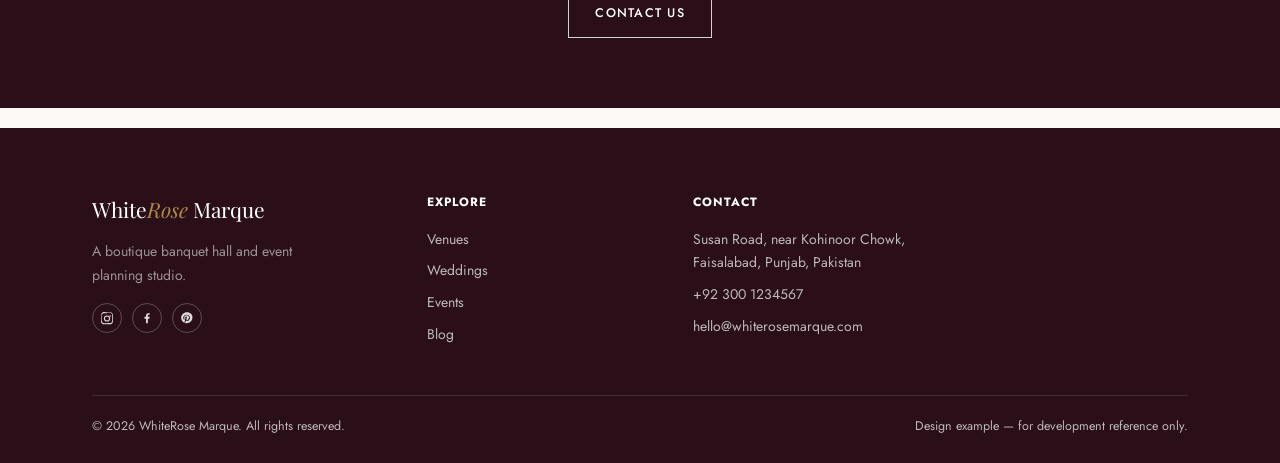
<file: contact.html>
<!DOCTYPE html>
<html lang="en">
<head>
<meta charset="UTF-8">
<meta name="viewport" content="width=device-width, initial-scale=1.0">
<title>Contact — WhiteRose Marque</title>
<link rel="preconnect" href="https://fonts.googleapis.com">
<link rel="stylesheet" href="https://cdnjs.cloudflare.com/ajax/libs/font-awesome/6.5.2/css/all.min.css">
<link href="https://fonts.googleapis.com/css2?family=Playfair+Display:ital,wght@0,500;0,600;0,700;1,500;1,600&family=Jost:wght@300;400;500;600&display=swap" rel="stylesheet">
<link rel="stylesheet" href="css/contact.css">
</head>
<body>

<header>
  <div class="wrap nav-row">
    <a href="index.html" class="logo-block">
      <span class="logo-top">WhiteRose</span>
      <span class="logo-main">Marque</span>
    </a>
    <nav class="nav-bottom" id="navLinks">
      <a href="index.html">Home</a>
      <a href="venues.html">Venues</a>
      <a href="weddings.html">Weddings</a>
      <a href="events.html">Events</a>
      <a href="about.html">About</a>
      <a href="blog.html">Blog</a>
      <a href="contact.html" class="active">Contact</a>
    </nav>
      <div class="social-icons">
        <a href="https://instagram.com/whiterosemarque" target="_blank" rel="noopener" aria-label="Instagram"><svg viewBox="0 0 24 24"><path d="M12 2.2c3.2 0 3.6 0 4.9.07 1.2.06 2 .25 2.4.42.6.24 1 .53 1.5 1s.76.9 1 1.5c.17.4.36 1.2.42 2.4.06 1.3.07 1.7.07 4.9s0 3.6-.07 4.9c-.06 1.2-.25 2-.42 2.4-.24.6-.53 1-1 1.5s-.9.76-1.5 1c-.4.17-1.2.36-2.4.42-1.3.06-1.7.07-4.9.07s-3.6 0-4.9-.07c-1.2-.06-2-.25-2.4-.42-.6-.24-1-.53-1.5-1s-.76-.9-1-1.5c-.17-.4-.36-1.2-.42-2.4C2.2 15.6 2.2 15.2 2.2 12s0-3.6.07-4.9c.06-1.2.25-2 .42-2.4.24-.6.53-1 1-1.5s.9-.76 1.5-1c.4-.17 1.2-.36 2.4-.42C8.4 2.2 8.8 2.2 12 2.2zm0 1.8c-3.15 0-3.5 0-4.75.07-1 .05-1.5.2-1.86.34-.47.18-.8.4-1.15.75s-.57.68-.75 1.15c-.14.36-.29.86-.34 1.86C3.2 8.5 3.2 8.85 3.2 12s0 3.5.07 4.75c.05 1 .2 1.5.34 1.86.18.47.4.8.75 1.15s.68.57 1.15.75c.36.14.86.29 1.86.34C7.5 20.8 7.85 20.8 11 20.8h1c3.15 0 3.5 0 4.75-.07 1-.05 1.5-.2 1.86-.34.47-.18.8-.4 1.15-.75s.57-.68.75-1.15c.14-.36.29-.86.34-1.86.07-1.25.07-1.6.07-4.75s0-3.5-.07-4.75c-.05-1-.2-1.5-.34-1.86a3.1 3.1 0 0 0-.75-1.15 3.1 3.1 0 0 0-1.15-.75c-.36-.14-.86-.29-1.86-.34C15.5 3.2 15.15 3.2 12 3.2zm0 3.5a5.3 5.3 0 1 1 0 10.6 5.3 5.3 0 0 1 0-10.6zm0 1.8a3.5 3.5 0 1 0 0 7 3.5 3.5 0 0 0 0-7zm5.5-2.1a1.24 1.24 0 1 1 0 2.48 1.24 1.24 0 0 1 0-2.48z"/></svg></a>
        <a href="https://facebook.com/whiterosemarque" target="_blank" rel="noopener" aria-label="Facebook"><svg viewBox="0 0 24 24"><path d="M13.5 21v-7.9h2.66l.4-3.1h-3.06V8.1c0-.9.25-1.5 1.53-1.5h1.64V3.8c-.28-.04-1.25-.12-2.37-.12-2.35 0-3.96 1.43-3.96 4.06v2.26H7.68v3.1h2.66V21h3.16z"/></svg></a>
        <a href="https://pinterest.com/whiterosemarque" target="_blank" rel="noopener" aria-label="Pinterest"><svg viewBox="0 0 24 24"><path d="M12 2C6.48 2 2 6.35 2 11.7c0 4.02 2.5 7.45 6.03 8.87-.08-.75-.15-1.9.03-2.72.17-.75 1.1-4.75 1.1-4.75s-.28-.56-.28-1.38c0-1.3.76-2.26 1.7-2.26.8 0 1.19.6 1.19 1.32 0 .8-.52 2-.78 3.12-.22.94.47 1.7 1.4 1.7 1.68 0 2.97-1.76 2.97-4.3 0-2.25-1.63-3.82-3.95-3.82-2.69 0-4.27 2-4.27 4.08 0 .8.31 1.66.7 2.13a.28.28 0 0 1 .06.27c-.07.28-.22.94-.25 1.07-.04.17-.13.2-.3.12-1.12-.52-1.82-2.15-1.82-3.46 0-2.82 2.06-5.4 5.92-5.4 3.1 0 5.52 2.2 5.52 5.15 0 3.07-1.94 5.55-4.63 5.55-.9 0-1.75-.47-2.04-1.02l-.56 2.12c-.2.78-.75 1.75-1.11 2.35.84.26 1.73.4 2.66.4 5.52 0 10-4.35 10-9.7C22 6.35 17.52 2 12 2z"/></svg></a>
      </div>
    <button class="burger" id="burger"><span></span><span></span><span></span></button>
  </div>
</header>

<section class="page-hero">
  <div class="wrap">
    <span class="label">Get In Touch</span>
    <h1>Let's put your date on the calendar.</h1>
    <p>Send us a few details and our team will follow up to confirm availability and next steps.</p>
  </div>
</section>

<section>
  <div class="wrap contact-layout reveal">

    <!-- LEFT SIDE: CONTACT FORM -->
    <div class="contact-form-box">

      <h2>Book Your Event</h2>

      <p class="form-intro">
        Tell us a little about your event and we'll get back to you
        to discuss your perfect celebration.
      </p>

      <form class="contact-form" id="contactForm">

        <!-- NAME + PHONE -->
        <div class="form-row">

          <div class="form-group">
            <label for="name">Full Name</label>

            <input
              type="text"
              id="name"
              name="name"
              placeholder="Your full name"
              required
            >
          </div>

          <div class="form-group">
            <label for="phone">Phone Number</label>

            <input
              type="tel"
              id="phone"
              name="phone"
              placeholder="03XX XXXXXXX"
              required
            >
          </div>

        </div>


        <!-- EMAIL -->
        <div class="form-group">
          <label for="email">Email Address</label>

          <input
            type="email"
            id="email"
            name="email"
            placeholder="you@example.com"
            required
          >
        </div>


        <!-- EVENT TYPE -->
        <div class="form-group">
          <label for="event">Event Type</label>

          <select id="event" name="event" required>

            <option value="">Select an event</option>

            <option value="wedding">
              Wedding
            </option>

            <option value="engagement">
              Engagement
            </option>

            <option value="birthday">
              Birthday / Celebration
            </option>

            <option value="corporate">
              Corporate Event
            </option>

            <option value="private">
              Private Event
            </option>

            <option value="other">
              Other
            </option>

          </select>
        </div>


        <!-- DATE -->
        <div class="form-group">
          <label for="date">Preferred Event Date</label>

          <input
            type="date"
            id="date"
            name="date"
          >
        </div>


        <!-- MESSAGE -->
        <div class="form-group">
          <label for="message">
            Tell Us About Your Event
          </label>

          <textarea
            id="message"
            name="message"
            rows="5"
            placeholder="Event date, number of guests, venue preferences..."
          ></textarea>
        </div>


        <!-- BUTTON -->
        <button
          type="submit"
          class="btn filled contact-submit"
        >
          Send Inquiry
        </button>


        <p class="form-note">
          We'll never share your information. We'll contact you
          to confirm your event details.
        </p>

      </form>

    </div>


    <!-- RIGHT SIDE -->
    <div class="contact-details">


      <!-- LOCATION CARD -->
      <div class="info-card">

        <div class="info-icon">
          <i class="fa-solid fa-location-dot"></i>
        </div>

        <div>
          <h3>Visit Us</h3>

          <p>
            Susan Road, near Kohinoor Chowk,
            Faisalabad, Punjab, Pakistan
          </p>
        </div>

      </div>


      <!-- PHONE CARD -->
      <div class="info-card">

        <div class="info-icon">
          <i class="fa-solid fa-phone"></i>
        </div>

        <div>
          <h3>Call Us</h3>

          <p>
            +92 300 1234567 · Mon–Sat, 10am–7pm
          </p>
        </div>

      </div>


      <!-- EMAIL CARD -->
      <div class="info-card">

        <div class="info-icon">
          <i class="fa-solid fa-envelope"></i>
        </div>

        <div>
          <h3>Email Us</h3>

          <p>
            hello@whiterosemarque.com
          </p>
        </div>

      </div>


      <!-- LIVE GOOGLE MAP -->
      <div class="contact-map">

        <iframe
          src="https://www.google.com/maps?q=Susan+Road,+near+Kohinoor+Chowk,+Faisalabad,+Punjab,+Pakistan&output=embed"
          width="100%"
          height="330"
          style="border:0;"
          allowfullscreen=""
          loading="lazy"
          referrerpolicy="no-referrer-when-downgrade">
        </iframe>

      </div>

    </div>

  </div>
</section>

<section class="featured-band">
  <div class="wrap">
    <span class="label">Featured On</span>
    <div class="featured-wrap">
      <div class="featured-badge"><span id="featuredBadgeText">Featured In<br>The Wedding Journal</span></div>
      <p class="featured-text" id="featuredText">A boutique banquet hall and event planning studio hosting weddings and celebrations across <b>Faisalabad</b>.</p>
    </div>
    <a href="contact.html" class="btn light">Contact Us</a>
  </div>
</section>

<footer>
  <div class="wrap">
    <div class="footer-grid">
      <div><div class="footer-logo">White<span>Rose</span> Marque</div><p style="font-size:14px; max-width:250px; color:rgba(255,255,255,0.55);">A boutique banquet hall and event planning studio.</p>
      <div class="social-icons">
        <a href="https://instagram.com/whiterosemarque" target="_blank" rel="noopener" aria-label="Instagram"><svg viewBox="0 0 24 24"><path d="M12 2.2c3.2 0 3.6 0 4.9.07 1.2.06 2 .25 2.4.42.6.24 1 .53 1.5 1s.76.9 1 1.5c.17.4.36 1.2.42 2.4.06 1.3.07 1.7.07 4.9s0 3.6-.07 4.9c-.06 1.2-.25 2-.42 2.4-.24.6-.53 1-1 1.5s-.9.76-1.5 1c-.4.17-1.2.36-2.4.42-1.3.06-1.7.07-4.9.07s-3.6 0-4.9-.07c-1.2-.06-2-.25-2.4-.42-.6-.24-1-.53-1.5-1s-.76-.9-1-1.5c-.17-.4-.36-1.2-.42-2.4C2.2 15.6 2.2 15.2 2.2 12s0-3.6.07-4.9c.06-1.2.25-2 .42-2.4.24-.6.53-1 1-1.5s.9-.76 1.5-1c.4-.17 1.2-.36 2.4-.42C8.4 2.2 8.8 2.2 12 2.2zm0 1.8c-3.15 0-3.5 0-4.75.07-1 .05-1.5.2-1.86.34-.47.18-.8.4-1.15.75s-.57.68-.75 1.15c-.14.36-.29.86-.34 1.86C3.2 8.5 3.2 8.85 3.2 12s0 3.5.07 4.75c.05 1 .2 1.5.34 1.86.18.47.4.8.75 1.15s.68.57 1.15.75c.36.14.86.29 1.86.34C7.5 20.8 7.85 20.8 11 20.8h1c3.15 0 3.5 0 4.75-.07 1-.05 1.5-.2 1.86-.34.47-.18.8-.4 1.15-.75s.57-.68.75-1.15c.14-.36.29-.86.34-1.86.07-1.25.07-1.6.07-4.75s0-3.5-.07-4.75c-.05-1-.2-1.5-.34-1.86a3.1 3.1 0 0 0-.75-1.15 3.1 3.1 0 0 0-1.15-.75c-.36-.14-.86-.29-1.86-.34C15.5 3.2 15.15 3.2 12 3.2zm0 3.5a5.3 5.3 0 1 1 0 10.6 5.3 5.3 0 0 1 0-10.6zm0 1.8a3.5 3.5 0 1 0 0 7 3.5 3.5 0 0 0 0-7zm5.5-2.1a1.24 1.24 0 1 1 0 2.48 1.24 1.24 0 0 1 0-2.48z"/></svg></a>
        <a href="https://facebook.com/whiterosemarque" target="_blank" rel="noopener" aria-label="Facebook"><svg viewBox="0 0 24 24"><path d="M13.5 21v-7.9h2.66l.4-3.1h-3.06V8.1c0-.9.25-1.5 1.53-1.5h1.64V3.8c-.28-.04-1.25-.12-2.37-.12-2.35 0-3.96 1.43-3.96 4.06v2.26H7.68v3.1h2.66V21h3.16z"/></svg></a>
        <a href="https://pinterest.com/whiterosemarque" target="_blank" rel="noopener" aria-label="Pinterest"><svg viewBox="0 0 24 24"><path d="M12 2C6.48 2 2 6.35 2 11.7c0 4.02 2.5 7.45 6.03 8.87-.08-.75-.15-1.9.03-2.72.17-.75 1.1-4.75 1.1-4.75s-.28-.56-.28-1.38c0-1.3.76-2.26 1.7-2.26.8 0 1.19.6 1.19 1.32 0 .8-.52 2-.78 3.12-.22.94.47 1.7 1.4 1.7 1.68 0 2.97-1.76 2.97-4.3 0-2.25-1.63-3.82-3.95-3.82-2.69 0-4.27 2-4.27 4.08 0 .8.31 1.66.7 2.13a.28.28 0 0 1 .06.27c-.07.28-.22.94-.25 1.07-.04.17-.13.2-.3.12-1.12-.52-1.82-2.15-1.82-3.46 0-2.82 2.06-5.4 5.92-5.4 3.1 0 5.52 2.2 5.52 5.15 0 3.07-1.94 5.55-4.63 5.55-.9 0-1.75-.47-2.04-1.02l-.56 2.12c-.2.78-.75 1.75-1.11 2.35.84.26 1.73.4 2.66.4 5.52 0 10-4.35 10-9.7C22 6.35 17.52 2 12 2z"/></svg></a>
      </div>

      </div>
      <div><h4>Explore</h4><ul><li><a href="venues.html">Venues</a></li><li><a href="weddings.html">Weddings</a></li><li><a href="events.html">Events</a></li><li><a href="blog.html">Blog</a></li></ul></div>
      <div><h4>Contact</h4><ul><li>Susan Road, near Kohinoor Chowk, Faisalabad, Punjab, Pakistan</li><li>+92 300 1234567</li><li>hello@whiterosemarque.com</li></ul></div>
    </div>
    <div class="bottom-bar"><span>© 2026 WhiteRose Marque. All rights reserved.</span><span>Design example — for development reference only.</span></div>
  </div>

  <div style="position: fixed; bottom: 10px; right: 10px; font-size: 12px; color: #555; z-index: 9999;">
  Powered by CSOFT<br>
  Copyright © CSOFT
</div>
</footer>

<script src="js/contact.js"></script>
</body>
</html>
</file>
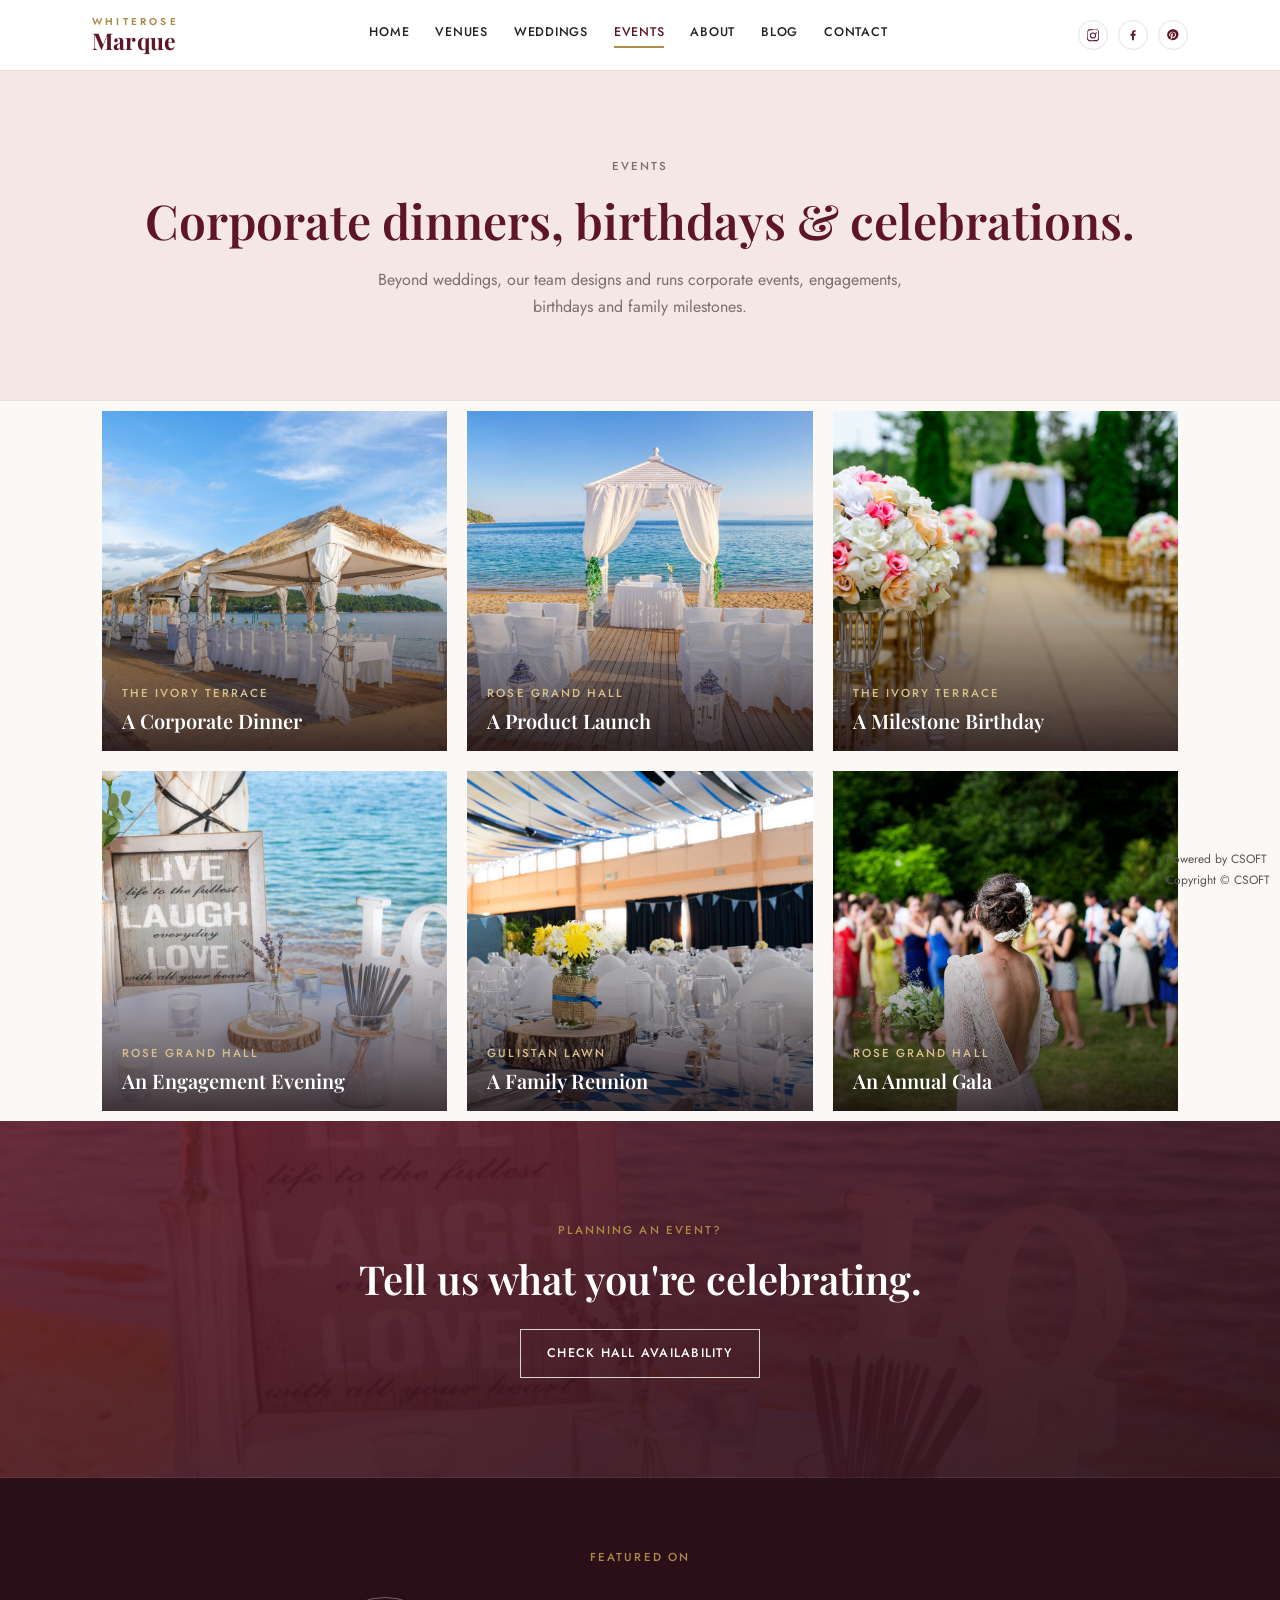
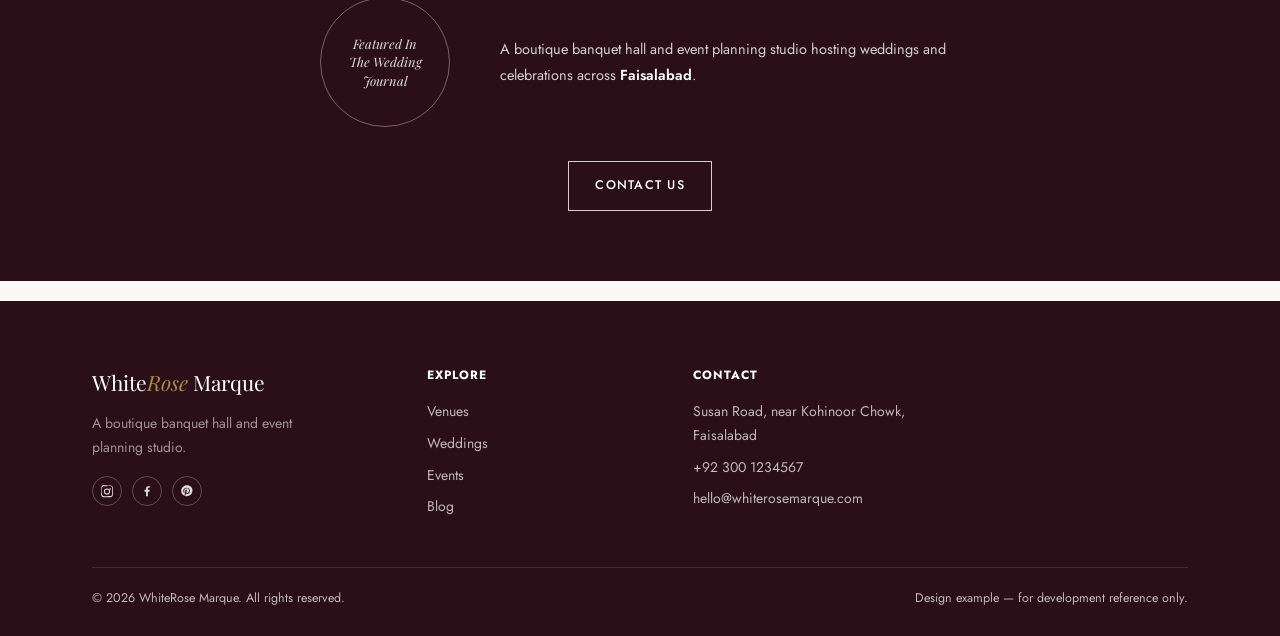
<file: events.html>
<!DOCTYPE html>
<html lang="en">
<head>
<meta charset="UTF-8">
<meta name="viewport" content="width=device-width, initial-scale=1.0">
<title>Events — WhiteRose Marque</title>
<link rel="preconnect" href="https://fonts.googleapis.com">
<link href="https://fonts.googleapis.com/css2?family=Playfair+Display:ital,wght@0,500;0,600;0,700;1,500;1,600&family=Jost:wght@300;400;500;600&display=swap" rel="stylesheet">
<link rel="stylesheet" href="css/events.css">
</head>
<body>

<header>
  <div class="wrap nav-row">
    <a href="index.html" class="logo-block">
      <span class="logo-top">WhiteRose</span>
      <span class="logo-main">Marque</span>
    </a>
    <nav class="nav-bottom" id="navLinks">
      <a href="index.html">Home</a>
      <a href="venues.html">Venues</a>
      <a href="weddings.html">Weddings</a>
      <a href="events.html" class="active">Events</a>
      <a href="about.html">About</a>
      <a href="blog.html">Blog</a>
      <a href="contact.html">Contact</a>
    </nav>
      <div class="social-icons">
        <a href="https://instagram.com/whiterosemarque" target="_blank" rel="noopener" aria-label="Instagram"><svg viewBox="0 0 24 24"><path d="M12 2.2c3.2 0 3.6 0 4.9.07 1.2.06 2 .25 2.4.42.6.24 1 .53 1.5 1s.76.9 1 1.5c.17.4.36 1.2.42 2.4.06 1.3.07 1.7.07 4.9s0 3.6-.07 4.9c-.06 1.2-.25 2-.42 2.4-.24.6-.53 1-1 1.5s-.9.76-1.5 1c-.4.17-1.2.36-2.4.42-1.3.06-1.7.07-4.9.07s-3.6 0-4.9-.07c-1.2-.06-2-.25-2.4-.42-.6-.24-1-.53-1.5-1s-.76-.9-1-1.5c-.17-.4-.36-1.2-.42-2.4C2.2 15.6 2.2 15.2 2.2 12s0-3.6.07-4.9c.06-1.2.25-2 .42-2.4.24-.6.53-1 1-1.5s.9-.76 1.5-1c.4-.17 1.2-.36 2.4-.42C8.4 2.2 8.8 2.2 12 2.2zm0 1.8c-3.15 0-3.5 0-4.75.07-1 .05-1.5.2-1.86.34-.47.18-.8.4-1.15.75s-.57.68-.75 1.15c-.14.36-.29.86-.34 1.86C3.2 8.5 3.2 8.85 3.2 12s0 3.5.07 4.75c.05 1 .2 1.5.34 1.86.18.47.4.8.75 1.15s.68.57 1.15.75c.36.14.86.29 1.86.34C7.5 20.8 7.85 20.8 11 20.8h1c3.15 0 3.5 0 4.75-.07 1-.05 1.5-.2 1.86-.34.47-.18.8-.4 1.15-.75s.57-.68.75-1.15c.14-.36.29-.86.34-1.86.07-1.25.07-1.6.07-4.75s0-3.5-.07-4.75c-.05-1-.2-1.5-.34-1.86a3.1 3.1 0 0 0-.75-1.15 3.1 3.1 0 0 0-1.15-.75c-.36-.14-.86-.29-1.86-.34C15.5 3.2 15.15 3.2 12 3.2zm0 3.5a5.3 5.3 0 1 1 0 10.6 5.3 5.3 0 0 1 0-10.6zm0 1.8a3.5 3.5 0 1 0 0 7 3.5 3.5 0 0 0 0-7zm5.5-2.1a1.24 1.24 0 1 1 0 2.48 1.24 1.24 0 0 1 0-2.48z"/></svg></a>
        <a href="https://facebook.com/whiterosemarque" target="_blank" rel="noopener" aria-label="Facebook"><svg viewBox="0 0 24 24"><path d="M13.5 21v-7.9h2.66l.4-3.1h-3.06V8.1c0-.9.25-1.5 1.53-1.5h1.64V3.8c-.28-.04-1.25-.12-2.37-.12-2.35 0-3.96 1.43-3.96 4.06v2.26H7.68v3.1h2.66V21h3.16z"/></svg></a>
        <a href="https://pinterest.com/whiterosemarque" target="_blank" rel="noopener" aria-label="Pinterest"><svg viewBox="0 0 24 24"><path d="M12 2C6.48 2 2 6.35 2 11.7c0 4.02 2.5 7.45 6.03 8.87-.08-.75-.15-1.9.03-2.72.17-.75 1.1-4.75 1.1-4.75s-.28-.56-.28-1.38c0-1.3.76-2.26 1.7-2.26.8 0 1.19.6 1.19 1.32 0 .8-.52 2-.78 3.12-.22.94.47 1.7 1.4 1.7 1.68 0 2.97-1.76 2.97-4.3 0-2.25-1.63-3.82-3.95-3.82-2.69 0-4.27 2-4.27 4.08 0 .8.31 1.66.7 2.13a.28.28 0 0 1 .06.27c-.07.28-.22.94-.25 1.07-.04.17-.13.2-.3.12-1.12-.52-1.82-2.15-1.82-3.46 0-2.82 2.06-5.4 5.92-5.4 3.1 0 5.52 2.2 5.52 5.15 0 3.07-1.94 5.55-4.63 5.55-.9 0-1.75-.47-2.04-1.02l-.56 2.12c-.2.78-.75 1.75-1.11 2.35.84.26 1.73.4 2.66.4 5.52 0 10-4.35 10-9.7C22 6.35 17.52 2 12 2z"/></svg></a>
      </div>
    <button class="burger" id="burger"><span></span><span></span><span></span></button>
  </div>
</header>

<section class="page-hero">
  <div class="wrap">
    <span class="label">Events</span>
    <h1>Corporate dinners, birthdays &amp; celebrations.</h1>
    <p>Beyond weddings, our team designs and runs corporate events, engagements, birthdays and family milestones.</p>
  </div>
</section>

<section>
  <div class="wrap">
    <div class="portfolio-grid reveal">
      <div class="portfolio-item" style="background-image:url('assets/images/hero-banquet-hall.jpg')">
        <div class="cap-text"><span class="label">The Ivory Terrace</span><h3>A Corporate Dinner</h3></div>
      </div>
      <div class="portfolio-item" style="background-image:url('assets/images/hall-rose-grand.jpg')">
        <div class="cap-text"><span class="label">Rose Grand Hall</span><h3>A Product Launch</h3></div>
      </div>
      <div class="portfolio-item" style="background-image:url('assets/images/hall-gulistan-lawn.jpg')">
        <div class="cap-text"><span class="label">The Ivory Terrace</span><h3>A Milestone Birthday</h3></div>
      </div>
      <div class="portfolio-item" style="background-image:url('assets/images/hall-ivory-terrace.jpg')">
        <div class="cap-text"><span class="label">Rose Grand Hall</span><h3>An Engagement Evening</h3></div>
      </div>
      <div class="portfolio-item" style="background-image:url('assets/images/hall-table-service.jpg')">
        <div class="cap-text"><span class="label">Gulistan Lawn</span><h3>A Family Reunion</h3></div>
      </div>
      <div class="portfolio-item" style="background-image:url('assets/images/hall-stage-screen.jpg')">
        <div class="cap-text"><span class="label">Rose Grand Hall</span><h3>An Annual Gala</h3></div>
      </div>
    </div>
  </div>
</section>

<section class="cta">
  <div class="wrap">
    <span class="label">Planning an Event?</span>
    <h2>Tell us what you're celebrating.</h2>
    <a href="venues.html" class="btn light">Check Hall Availability</a>
  </div>
</section>

<section class="featured-band">
  <div class="wrap">
    <span class="label">Featured On</span>
    <div class="featured-wrap">
      <div class="featured-badge"><span id="featuredBadgeText">Featured In<br>The Wedding Journal</span></div>
      <p class="featured-text" id="featuredText">A boutique banquet hall and event planning studio hosting weddings and celebrations across <b>Faisalabad</b>.</p>
    </div>
    <a href="contact.html" class="btn light">Contact Us</a>
  </div>
</section>

<footer>
  <div class="wrap">
    <div class="footer-grid">
      <div><div class="footer-logo">White<span>Rose</span> Marque</div><p style="font-size:14px; max-width:250px; color:rgba(255,255,255,0.55);">A boutique banquet hall and event planning studio.</p>
      <div class="social-icons">
        <a href="https://instagram.com/whiterosemarque" target="_blank" rel="noopener" aria-label="Instagram"><svg viewBox="0 0 24 24"><path d="M12 2.2c3.2 0 3.6 0 4.9.07 1.2.06 2 .25 2.4.42.6.24 1 .53 1.5 1s.76.9 1 1.5c.17.4.36 1.2.42 2.4.06 1.3.07 1.7.07 4.9s0 3.6-.07 4.9c-.06 1.2-.25 2-.42 2.4-.24.6-.53 1-1 1.5s-.9.76-1.5 1c-.4.17-1.2.36-2.4.42-1.3.06-1.7.07-4.9.07s-3.6 0-4.9-.07c-1.2-.06-2-.25-2.4-.42-.6-.24-1-.53-1.5-1s-.76-.9-1-1.5c-.17-.4-.36-1.2-.42-2.4C2.2 15.6 2.2 15.2 2.2 12s0-3.6.07-4.9c.06-1.2.25-2 .42-2.4.24-.6.53-1 1-1.5s.9-.76 1.5-1c.4-.17 1.2-.36 2.4-.42C8.4 2.2 8.8 2.2 12 2.2zm0 1.8c-3.15 0-3.5 0-4.75.07-1 .05-1.5.2-1.86.34-.47.18-.8.4-1.15.75s-.57.68-.75 1.15c-.14.36-.29.86-.34 1.86C3.2 8.5 3.2 8.85 3.2 12s0 3.5.07 4.75c.05 1 .2 1.5.34 1.86.18.47.4.8.75 1.15s.68.57 1.15.75c.36.14.86.29 1.86.34C7.5 20.8 7.85 20.8 11 20.8h1c3.15 0 3.5 0 4.75-.07 1-.05 1.5-.2 1.86-.34.47-.18.8-.4 1.15-.75s.57-.68.75-1.15c.14-.36.29-.86.34-1.86.07-1.25.07-1.6.07-4.75s0-3.5-.07-4.75c-.05-1-.2-1.5-.34-1.86a3.1 3.1 0 0 0-.75-1.15 3.1 3.1 0 0 0-1.15-.75c-.36-.14-.86-.29-1.86-.34C15.5 3.2 15.15 3.2 12 3.2zm0 3.5a5.3 5.3 0 1 1 0 10.6 5.3 5.3 0 0 1 0-10.6zm0 1.8a3.5 3.5 0 1 0 0 7 3.5 3.5 0 0 0 0-7zm5.5-2.1a1.24 1.24 0 1 1 0 2.48 1.24 1.24 0 0 1 0-2.48z"/></svg></a>
        <a href="https://facebook.com/whiterosemarque" target="_blank" rel="noopener" aria-label="Facebook"><svg viewBox="0 0 24 24"><path d="M13.5 21v-7.9h2.66l.4-3.1h-3.06V8.1c0-.9.25-1.5 1.53-1.5h1.64V3.8c-.28-.04-1.25-.12-2.37-.12-2.35 0-3.96 1.43-3.96 4.06v2.26H7.68v3.1h2.66V21h3.16z"/></svg></a>
        <a href="https://pinterest.com/whiterosemarque" target="_blank" rel="noopener" aria-label="Pinterest"><svg viewBox="0 0 24 24"><path d="M12 2C6.48 2 2 6.35 2 11.7c0 4.02 2.5 7.45 6.03 8.87-.08-.75-.15-1.9.03-2.72.17-.75 1.1-4.75 1.1-4.75s-.28-.56-.28-1.38c0-1.3.76-2.26 1.7-2.26.8 0 1.19.6 1.19 1.32 0 .8-.52 2-.78 3.12-.22.94.47 1.7 1.4 1.7 1.68 0 2.97-1.76 2.97-4.3 0-2.25-1.63-3.82-3.95-3.82-2.69 0-4.27 2-4.27 4.08 0 .8.31 1.66.7 2.13a.28.28 0 0 1 .06.27c-.07.28-.22.94-.25 1.07-.04.17-.13.2-.3.12-1.12-.52-1.82-2.15-1.82-3.46 0-2.82 2.06-5.4 5.92-5.4 3.1 0 5.52 2.2 5.52 5.15 0 3.07-1.94 5.55-4.63 5.55-.9 0-1.75-.47-2.04-1.02l-.56 2.12c-.2.78-.75 1.75-1.11 2.35.84.26 1.73.4 2.66.4 5.52 0 10-4.35 10-9.7C22 6.35 17.52 2 12 2z"/></svg></a>
      </div>

      </div>
      <div><h4>Explore</h4><ul><li><a href="venues.html">Venues</a></li><li><a href="weddings.html">Weddings</a></li><li><a href="events.html">Events</a></li><li><a href="blog.html">Blog</a></li></ul></div>
      <div><h4>Contact</h4><ul><li>Susan Road, near Kohinoor Chowk, Faisalabad</li><li>+92 300 1234567</li><li>hello@whiterosemarque.com</li></ul></div>
    </div>
    <div class="bottom-bar"><span>© 2026 WhiteRose Marque. All rights reserved.</span><span>Design example — for development reference only.</span></div>
  </div>

  <div style="position: fixed; bottom: 10px; right: 10px; font-size: 12px; color: #555; z-index: 9999;">
  Powered by CSOFT<br>
  Copyright © CSOFT
</div>
</footer>

<script src="js/events.js"></script>
</body>
</html>
</file>
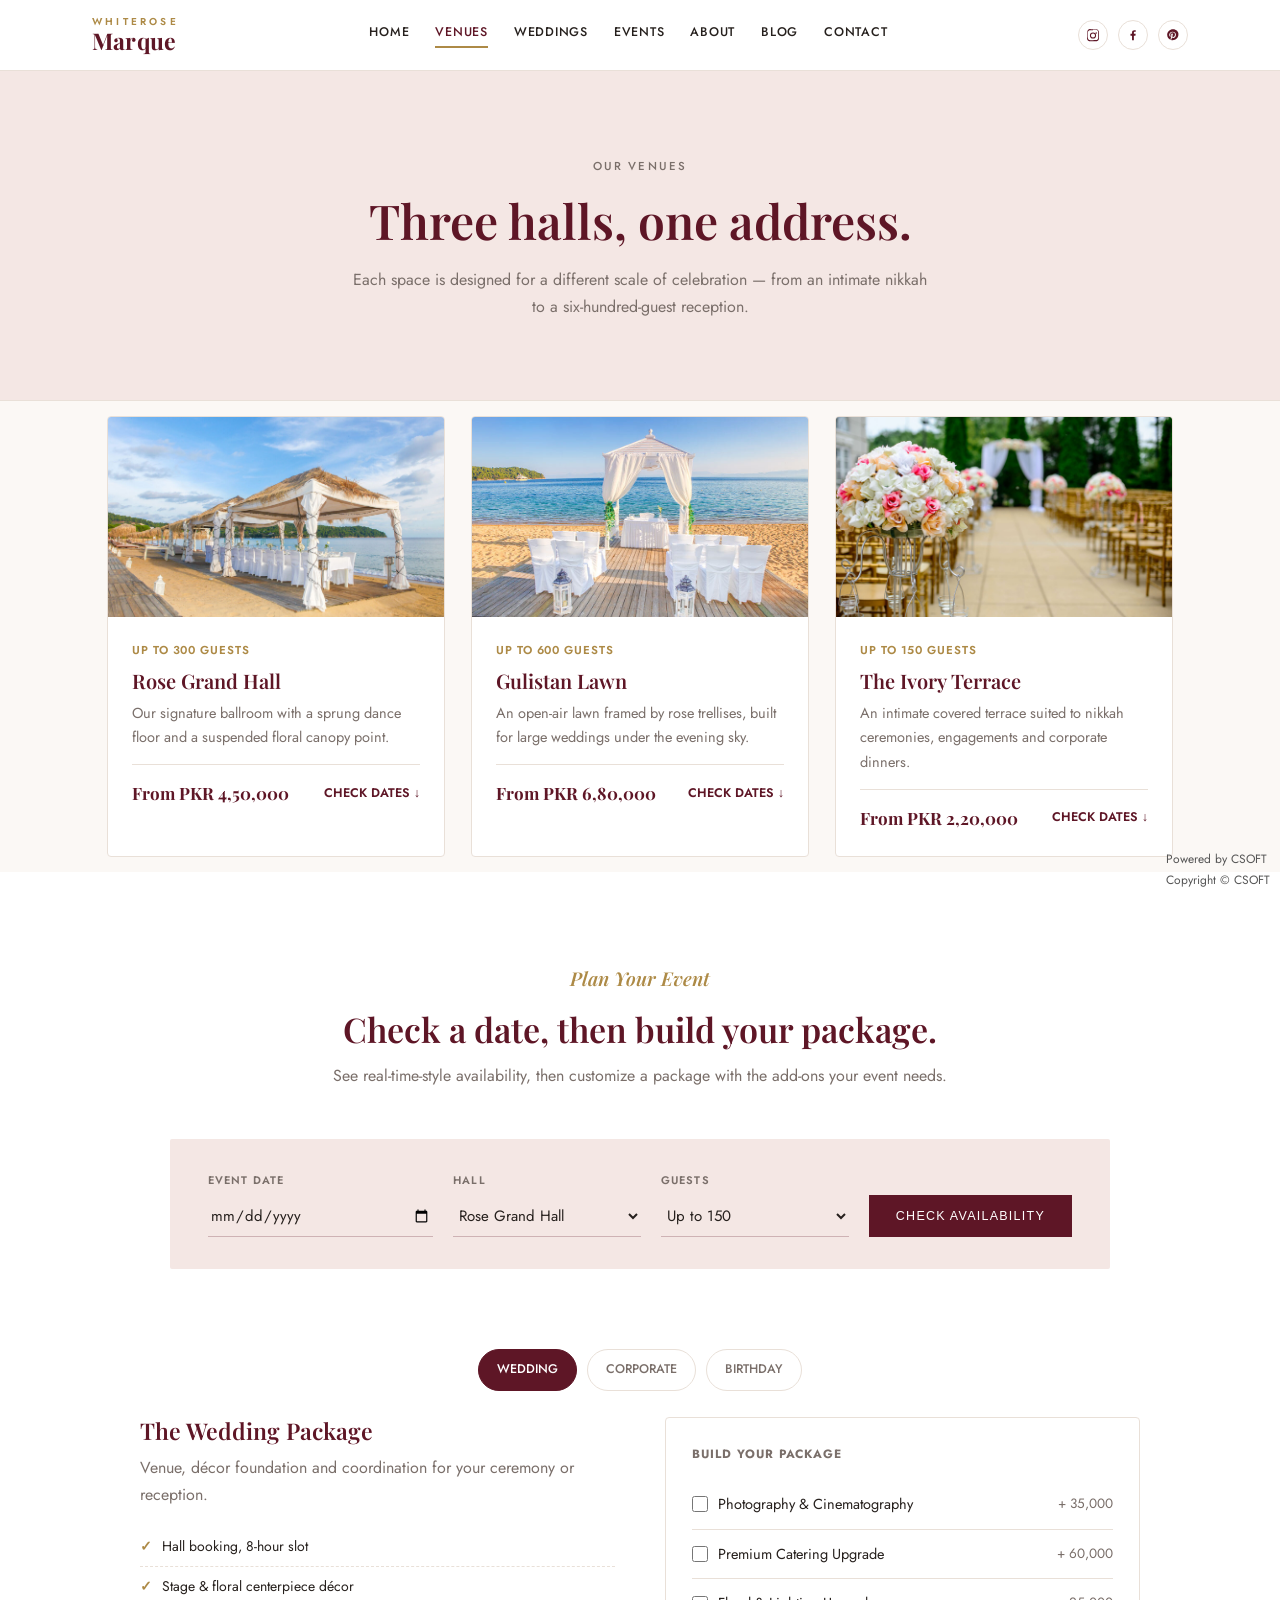
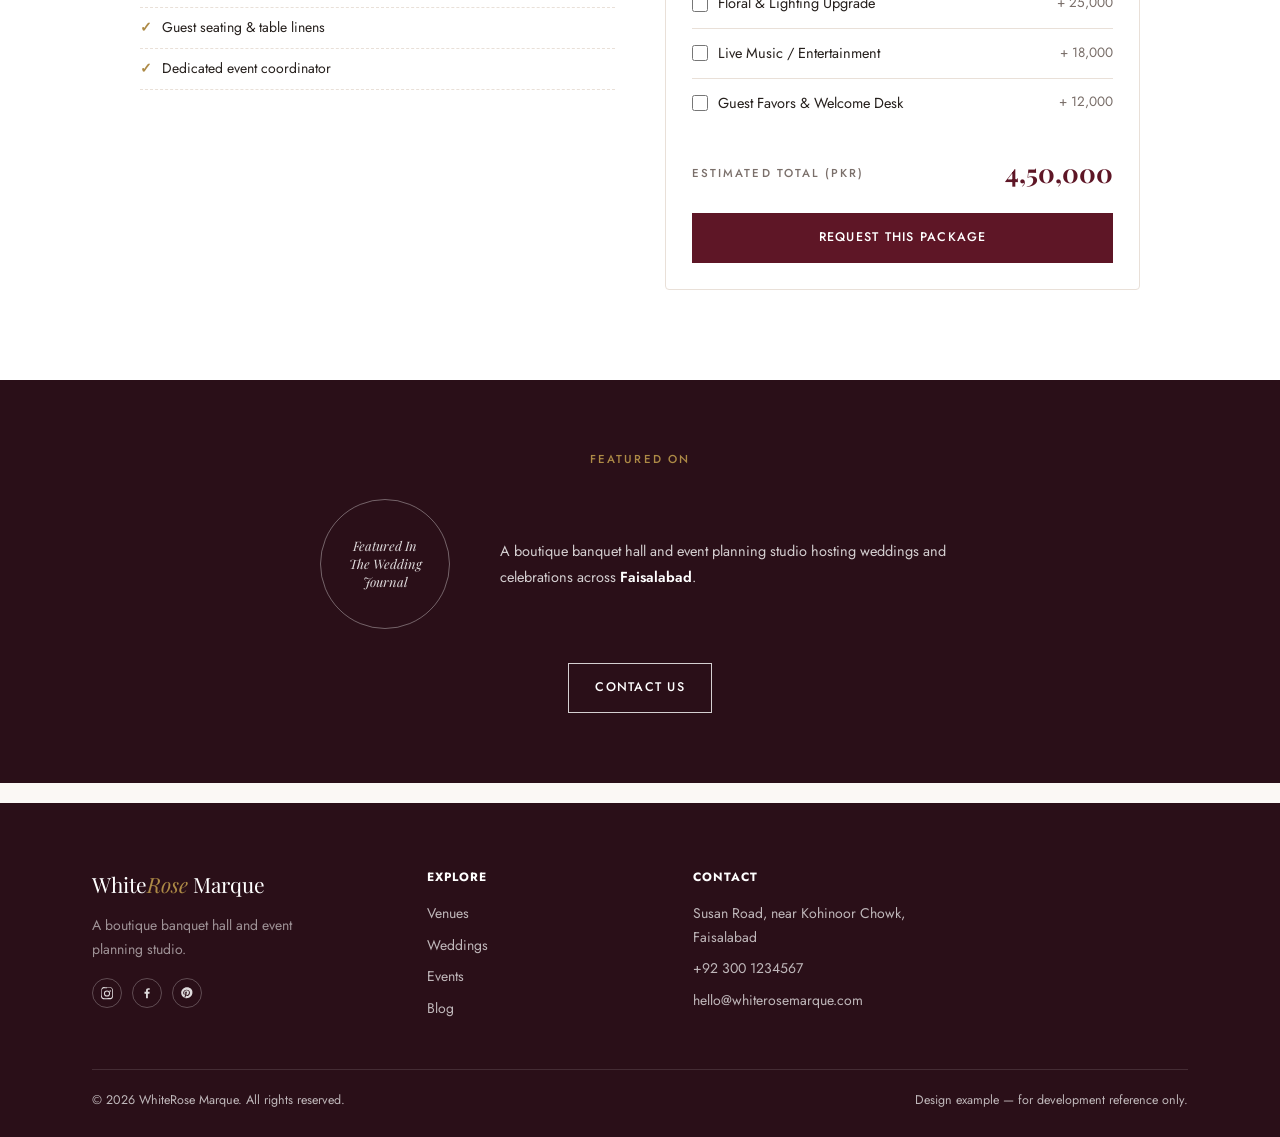
<file: venues.html>
<!DOCTYPE html>
<html lang="en">
<head>
<meta charset="UTF-8">
<meta name="viewport" content="width=device-width, initial-scale=1.0">
<title>Venues — WhiteRose Marque</title>
<link rel="preconnect" href="https://fonts.googleapis.com">
<link href="https://fonts.googleapis.com/css2?family=Playfair+Display:ital,wght@0,500;0,600;0,700;1,500;1,600&family=Jost:wght@300;400;500;600&display=swap" rel="stylesheet">
<link rel="stylesheet" href="css/venues.css">
</head>
<body>

<header>
  <div class="wrap nav-row">
    <a href="index.html" class="logo-block">
      <span class="logo-top">WhiteRose</span>
      <span class="logo-main">Marque</span>
    </a>
    <nav class="nav-bottom" id="navLinks">
      <a href="index.html">Home</a>
      <a href="venues.html" class="active">Venues</a>
      <a href="weddings.html">Weddings</a>
      <a href="events.html">Events</a>
      <a href="about.html">About</a>
      <a href="blog.html">Blog</a>
      <a href="contact.html">Contact</a>
    </nav>
      <div class="social-icons">
        <a href="https://instagram.com/whiterosemarque" target="_blank" rel="noopener" aria-label="Instagram"><svg viewBox="0 0 24 24"><path d="M12 2.2c3.2 0 3.6 0 4.9.07 1.2.06 2 .25 2.4.42.6.24 1 .53 1.5 1s.76.9 1 1.5c.17.4.36 1.2.42 2.4.06 1.3.07 1.7.07 4.9s0 3.6-.07 4.9c-.06 1.2-.25 2-.42 2.4-.24.6-.53 1-1 1.5s-.9.76-1.5 1c-.4.17-1.2.36-2.4.42-1.3.06-1.7.07-4.9.07s-3.6 0-4.9-.07c-1.2-.06-2-.25-2.4-.42-.6-.24-1-.53-1.5-1s-.76-.9-1-1.5c-.17-.4-.36-1.2-.42-2.4C2.2 15.6 2.2 15.2 2.2 12s0-3.6.07-4.9c.06-1.2.25-2 .42-2.4.24-.6.53-1 1-1.5s.9-.76 1.5-1c.4-.17 1.2-.36 2.4-.42C8.4 2.2 8.8 2.2 12 2.2zm0 1.8c-3.15 0-3.5 0-4.75.07-1 .05-1.5.2-1.86.34-.47.18-.8.4-1.15.75s-.57.68-.75 1.15c-.14.36-.29.86-.34 1.86C3.2 8.5 3.2 8.85 3.2 12s0 3.5.07 4.75c.05 1 .2 1.5.34 1.86.18.47.4.8.75 1.15s.68.57 1.15.75c.36.14.86.29 1.86.34C7.5 20.8 7.85 20.8 11 20.8h1c3.15 0 3.5 0 4.75-.07 1-.05 1.5-.2 1.86-.34.47-.18.8-.4 1.15-.75s.57-.68.75-1.15c.14-.36.29-.86.34-1.86.07-1.25.07-1.6.07-4.75s0-3.5-.07-4.75c-.05-1-.2-1.5-.34-1.86a3.1 3.1 0 0 0-.75-1.15 3.1 3.1 0 0 0-1.15-.75c-.36-.14-.86-.29-1.86-.34C15.5 3.2 15.15 3.2 12 3.2zm0 3.5a5.3 5.3 0 1 1 0 10.6 5.3 5.3 0 0 1 0-10.6zm0 1.8a3.5 3.5 0 1 0 0 7 3.5 3.5 0 0 0 0-7zm5.5-2.1a1.24 1.24 0 1 1 0 2.48 1.24 1.24 0 0 1 0-2.48z"/></svg></a>
        <a href="https://facebook.com/whiterosemarque" target="_blank" rel="noopener" aria-label="Facebook"><svg viewBox="0 0 24 24"><path d="M13.5 21v-7.9h2.66l.4-3.1h-3.06V8.1c0-.9.25-1.5 1.53-1.5h1.64V3.8c-.28-.04-1.25-.12-2.37-.12-2.35 0-3.96 1.43-3.96 4.06v2.26H7.68v3.1h2.66V21h3.16z"/></svg></a>
        <a href="https://pinterest.com/whiterosemarque" target="_blank" rel="noopener" aria-label="Pinterest"><svg viewBox="0 0 24 24"><path d="M12 2C6.48 2 2 6.35 2 11.7c0 4.02 2.5 7.45 6.03 8.87-.08-.75-.15-1.9.03-2.72.17-.75 1.1-4.75 1.1-4.75s-.28-.56-.28-1.38c0-1.3.76-2.26 1.7-2.26.8 0 1.19.6 1.19 1.32 0 .8-.52 2-.78 3.12-.22.94.47 1.7 1.4 1.7 1.68 0 2.97-1.76 2.97-4.3 0-2.25-1.63-3.82-3.95-3.82-2.69 0-4.27 2-4.27 4.08 0 .8.31 1.66.7 2.13a.28.28 0 0 1 .06.27c-.07.28-.22.94-.25 1.07-.04.17-.13.2-.3.12-1.12-.52-1.82-2.15-1.82-3.46 0-2.82 2.06-5.4 5.92-5.4 3.1 0 5.52 2.2 5.52 5.15 0 3.07-1.94 5.55-4.63 5.55-.9 0-1.75-.47-2.04-1.02l-.56 2.12c-.2.78-.75 1.75-1.11 2.35.84.26 1.73.4 2.66.4 5.52 0 10-4.35 10-9.7C22 6.35 17.52 2 12 2z"/></svg></a>
      </div>
    <button class="burger" id="burger"><span></span><span></span><span></span></button>
  </div>
</header>

<section class="page-hero">
  <div class="wrap">
    <span class="label">Our Venues</span>
    <h1>Three halls, one address.</h1>
    <p>Each space is designed for a different scale of celebration — from an intimate nikkah to a six-hundred-guest reception.</p>
  </div>
</section>

<section>
  <div class="wrap">
    <div class="grid-3 reveal">
      <div class="card">
        <div class="card-media" style="background-image:url('assets/images/hero-banquet-hall.jpg')"></div>
        <div class="card-body">
          <span class="cap">Up to 300 guests</span>
          <h3>Rose Grand Hall</h3>
          <p>Our signature ballroom with a sprung dance floor and a suspended floral canopy point.</p>
          <div class="card-foot"><span class="price">From PKR 4,50,000</span><a href="#plan" class="card-link">Check Dates ↓</a></div>
        </div>
      </div>
      <div class="card">
        <div class="card-media" style="background-image:url('assets/images/hall-rose-grand.jpg')"></div>
        <div class="card-body">
          <span class="cap">Up to 600 guests</span>
          <h3>Gulistan Lawn</h3>
          <p>An open-air lawn framed by rose trellises, built for large weddings under the evening sky.</p>
          <div class="card-foot"><span class="price">From PKR 6,80,000</span><a href="#plan" class="card-link">Check Dates ↓</a></div>
        </div>
      </div>
      <div class="card">
        <div class="card-media" style="background-image:url('assets/images/hall-gulistan-lawn.jpg')"></div>
        <div class="card-body">
          <span class="cap">Up to 150 guests</span>
          <h3>The Ivory Terrace</h3>
          <p>An intimate covered terrace suited to nikkah ceremonies, engagements and corporate dinners.</p>
          <div class="card-foot"><span class="price">From PKR 2,20,000</span><a href="#plan" class="card-link">Check Dates ↓</a></div>
        </div>
      </div>
    </div>
  </div>
</section>

<section class="utility" id="plan">
  <div class="wrap">
    <div class="util-head reveal">
      <span class="eyebrow-serif">Plan Your Event</span>
      <h2>Check a date, then build your package.</h2>
      <p>See real-time-style availability, then customize a package with the add-ons your event needs.</p>
    </div>

    <div class="avail-panel reveal">
      <div class="avail-field"><label>Event Date</label><input type="date" id="availDate"></div>
      <div class="avail-field"><label>Hall</label>
        <select id="availHall">
          <option>Rose Grand Hall</option>
          <option>The Ivory Terrace</option>
          <option>Gulistan Lawn</option>
        </select>
      </div>
      <div class="avail-field"><label>Guests</label>
        <select id="availGuests">
          <option>Up to 150</option>
          <option>150 – 300</option>
          <option>300 – 600</option>
          <option>600+</option>
        </select>
      </div>
      <button class="btn filled" id="checkAvailBtn">Check Availability</button>
      <div id="availResult"><span class="dot ok" id="availDot"></span><span id="availText"></span></div>
    </div>

    <div class="pkg-tabs reveal">
      <div class="pkg-tab active" data-pkg="wedding">Wedding</div>
      <div class="pkg-tab" data-pkg="corporate">Corporate</div>
      <div class="pkg-tab" data-pkg="birthday">Birthday</div>
    </div>

    <div class="pkg-layout reveal">
      <div class="pkg-desc">
        <h3 id="pkgTitle">The Wedding Package</h3>
        <p id="pkgSub">Venue, décor foundation and coordination for your ceremony or reception.</p>
        <ul class="pkg-includes" id="pkgIncludes">
          <li>Hall booking, 8-hour slot</li>
          <li>Stage &amp; floral centerpiece décor</li>
          <li>Guest seating &amp; table linens</li>
          <li>Dedicated event coordinator</li>
        </ul>
      </div>
      <div class="customizer">
        <h4>Build Your Package</h4>
        <div class="addon-row"><label><input type="checkbox" data-price="35000"> Photography &amp; Cinematography</label><span class="addon-price">+ 35,000</span></div>
        <div class="addon-row"><label><input type="checkbox" data-price="60000"> Premium Catering Upgrade</label><span class="addon-price">+ 60,000</span></div>
        <div class="addon-row"><label><input type="checkbox" data-price="25000"> Floral &amp; Lighting Upgrade</label><span class="addon-price">+ 25,000</span></div>
        <div class="addon-row"><label><input type="checkbox" data-price="18000"> Live Music / Entertainment</label><span class="addon-price">+ 18,000</span></div>
        <div class="addon-row" style="border-bottom:none;"><label><input type="checkbox" data-price="12000"> Guest Favors &amp; Welcome Desk</label><span class="addon-price">+ 12,000</span></div>
        <div class="total-row"><span class="label">Estimated Total (PKR)</span><span class="amount" id="pkgBase">4,50,000</span></div>
        <a href="contact.html" class="btn filled" style="width:100%; text-align:center; margin-top:18px; display:block;">Request This Package</a>
      </div>
    </div>
  </div>
</section>

<section class="featured-band">
  <div class="wrap">
    <span class="label">Featured On</span>
    <div class="featured-wrap">
      <div class="featured-badge"><span id="featuredBadgeText">Featured In<br>The Wedding Journal</span></div>
      <p class="featured-text" id="featuredText">A boutique banquet hall and event planning studio hosting weddings and celebrations across <b>Faisalabad</b>.</p>
    </div>
    <a href="contact.html" class="btn light">Contact Us</a>
  </div>
</section>

<footer>
  <div class="wrap">
    <div class="footer-grid">
      <div>
        <div class="footer-logo">White<span>Rose</span> Marque</div>
        <p style="font-size:14px; max-width:250px; color:rgba(255,255,255,0.55);">A boutique banquet hall and event planning studio.</p>
      <div class="social-icons">
        <a href="https://instagram.com/whiterosemarque" target="_blank" rel="noopener" aria-label="Instagram"><svg viewBox="0 0 24 24"><path d="M12 2.2c3.2 0 3.6 0 4.9.07 1.2.06 2 .25 2.4.42.6.24 1 .53 1.5 1s.76.9 1 1.5c.17.4.36 1.2.42 2.4.06 1.3.07 1.7.07 4.9s0 3.6-.07 4.9c-.06 1.2-.25 2-.42 2.4-.24.6-.53 1-1 1.5s-.9.76-1.5 1c-.4.17-1.2.36-2.4.42-1.3.06-1.7.07-4.9.07s-3.6 0-4.9-.07c-1.2-.06-2-.25-2.4-.42-.6-.24-1-.53-1.5-1s-.76-.9-1-1.5c-.17-.4-.36-1.2-.42-2.4C2.2 15.6 2.2 15.2 2.2 12s0-3.6.07-4.9c.06-1.2.25-2 .42-2.4.24-.6.53-1 1-1.5s.9-.76 1.5-1c.4-.17 1.2-.36 2.4-.42C8.4 2.2 8.8 2.2 12 2.2zm0 1.8c-3.15 0-3.5 0-4.75.07-1 .05-1.5.2-1.86.34-.47.18-.8.4-1.15.75s-.57.68-.75 1.15c-.14.36-.29.86-.34 1.86C3.2 8.5 3.2 8.85 3.2 12s0 3.5.07 4.75c.05 1 .2 1.5.34 1.86.18.47.4.8.75 1.15s.68.57 1.15.75c.36.14.86.29 1.86.34C7.5 20.8 7.85 20.8 11 20.8h1c3.15 0 3.5 0 4.75-.07 1-.05 1.5-.2 1.86-.34.47-.18.8-.4 1.15-.75s.57-.68.75-1.15c.14-.36.29-.86.34-1.86.07-1.25.07-1.6.07-4.75s0-3.5-.07-4.75c-.05-1-.2-1.5-.34-1.86a3.1 3.1 0 0 0-.75-1.15 3.1 3.1 0 0 0-1.15-.75c-.36-.14-.86-.29-1.86-.34C15.5 3.2 15.15 3.2 12 3.2zm0 3.5a5.3 5.3 0 1 1 0 10.6 5.3 5.3 0 0 1 0-10.6zm0 1.8a3.5 3.5 0 1 0 0 7 3.5 3.5 0 0 0 0-7zm5.5-2.1a1.24 1.24 0 1 1 0 2.48 1.24 1.24 0 0 1 0-2.48z"/></svg></a>
        <a href="https://facebook.com/whiterosemarque" target="_blank" rel="noopener" aria-label="Facebook"><svg viewBox="0 0 24 24"><path d="M13.5 21v-7.9h2.66l.4-3.1h-3.06V8.1c0-.9.25-1.5 1.53-1.5h1.64V3.8c-.28-.04-1.25-.12-2.37-.12-2.35 0-3.96 1.43-3.96 4.06v2.26H7.68v3.1h2.66V21h3.16z"/></svg></a>
        <a href="https://pinterest.com/whiterosemarque" target="_blank" rel="noopener" aria-label="Pinterest"><svg viewBox="0 0 24 24"><path d="M12 2C6.48 2 2 6.35 2 11.7c0 4.02 2.5 7.45 6.03 8.87-.08-.75-.15-1.9.03-2.72.17-.75 1.1-4.75 1.1-4.75s-.28-.56-.28-1.38c0-1.3.76-2.26 1.7-2.26.8 0 1.19.6 1.19 1.32 0 .8-.52 2-.78 3.12-.22.94.47 1.7 1.4 1.7 1.68 0 2.97-1.76 2.97-4.3 0-2.25-1.63-3.82-3.95-3.82-2.69 0-4.27 2-4.27 4.08 0 .8.31 1.66.7 2.13a.28.28 0 0 1 .06.27c-.07.28-.22.94-.25 1.07-.04.17-.13.2-.3.12-1.12-.52-1.82-2.15-1.82-3.46 0-2.82 2.06-5.4 5.92-5.4 3.1 0 5.52 2.2 5.52 5.15 0 3.07-1.94 5.55-4.63 5.55-.9 0-1.75-.47-2.04-1.02l-.56 2.12c-.2.78-.75 1.75-1.11 2.35.84.26 1.73.4 2.66.4 5.52 0 10-4.35 10-9.7C22 6.35 17.52 2 12 2z"/></svg></a>
      </div>

      </div>
      <div><h4>Explore</h4><ul><li><a href="venues.html">Venues</a></li><li><a href="weddings.html">Weddings</a></li><li><a href="events.html">Events</a></li><li><a href="blog.html">Blog</a></li></ul></div>
      <div><h4>Contact</h4><ul><li>Susan Road, near Kohinoor Chowk, Faisalabad</li><li>+92 300 1234567</li><li>hello@whiterosemarque.com</li></ul></div>
    </div>
    <div class="bottom-bar"><span>© 2026 WhiteRose Marque. All rights reserved.</span><span>Design example — for development reference only.</span></div>
  </div>
  <div style="position: fixed; bottom: 10px; right: 10px; font-size: 12px; color: #555; z-index: 9999;">
  Powered by CSOFT<br>
  Copyright © CSOFT
</div>
</footer>

<script src="js/venues.js"></script>
</body>
</html>
</file>
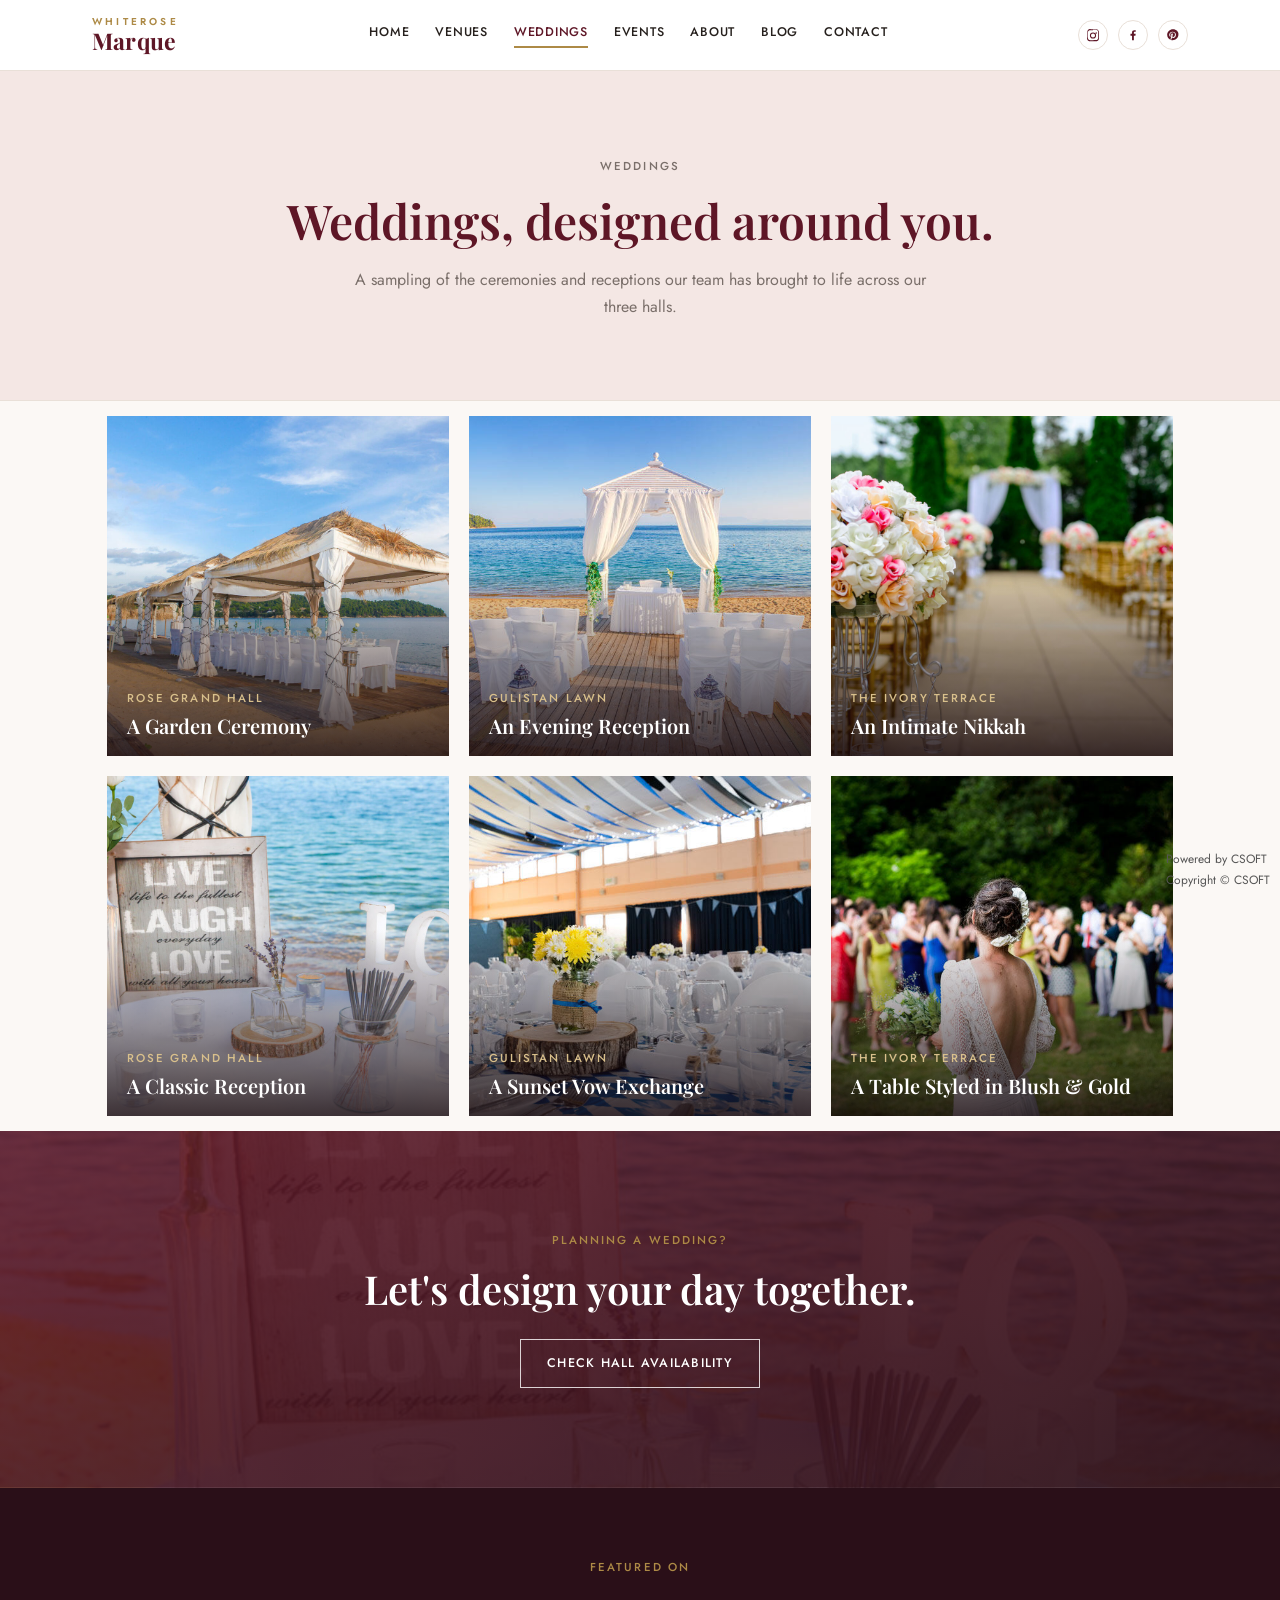
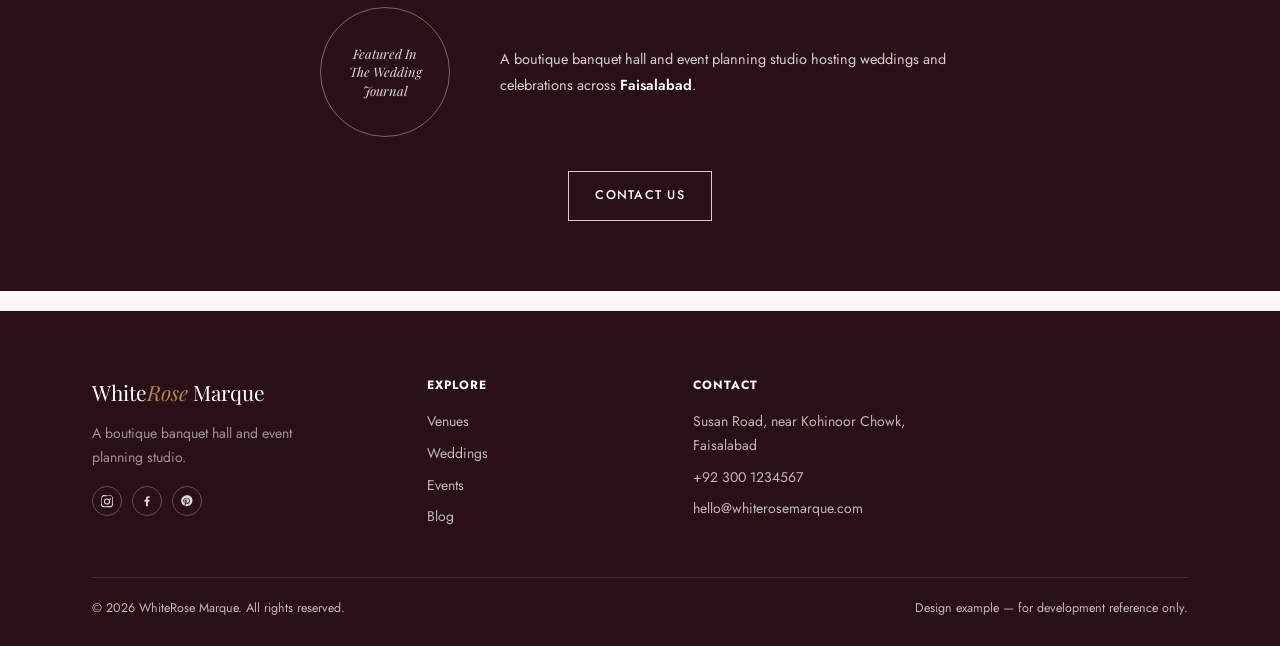
<file: weddings.html>
<!DOCTYPE html>
<html lang="en">
<head>
<meta charset="UTF-8">
<meta name="viewport" content="width=device-width, initial-scale=1.0">
<title>Weddings — WhiteRose Marque</title>
<link rel="preconnect" href="https://fonts.googleapis.com">
<link href="https://fonts.googleapis.com/css2?family=Playfair+Display:ital,wght@0,500;0,600;0,700;1,500;1,600&family=Jost:wght@300;400;500;600&display=swap" rel="stylesheet">
<link rel="stylesheet" href="css/weddings.css">
</head>
<body>

<header>
  <div class="wrap nav-row">
    <a href="index.html" class="logo-block">
      <span class="logo-top">WhiteRose</span>
      <span class="logo-main">Marque</span>
    </a>
    <nav class="nav-bottom" id="navLinks">
      <a href="index.html">Home</a>
      <a href="venues.html">Venues</a>
      <a href="weddings.html" class="active">Weddings</a>
      <a href="events.html">Events</a>
      <a href="about.html">About</a>
      <a href="blog.html">Blog</a>
      <a href="contact.html">Contact</a>
    </nav>
      <div class="social-icons">
        <a href="https://instagram.com/whiterosemarque" target="_blank" rel="noopener" aria-label="Instagram"><svg viewBox="0 0 24 24"><path d="M12 2.2c3.2 0 3.6 0 4.9.07 1.2.06 2 .25 2.4.42.6.24 1 .53 1.5 1s.76.9 1 1.5c.17.4.36 1.2.42 2.4.06 1.3.07 1.7.07 4.9s0 3.6-.07 4.9c-.06 1.2-.25 2-.42 2.4-.24.6-.53 1-1 1.5s-.9.76-1.5 1c-.4.17-1.2.36-2.4.42-1.3.06-1.7.07-4.9.07s-3.6 0-4.9-.07c-1.2-.06-2-.25-2.4-.42-.6-.24-1-.53-1.5-1s-.76-.9-1-1.5c-.17-.4-.36-1.2-.42-2.4C2.2 15.6 2.2 15.2 2.2 12s0-3.6.07-4.9c.06-1.2.25-2 .42-2.4.24-.6.53-1 1-1.5s.9-.76 1.5-1c.4-.17 1.2-.36 2.4-.42C8.4 2.2 8.8 2.2 12 2.2zm0 1.8c-3.15 0-3.5 0-4.75.07-1 .05-1.5.2-1.86.34-.47.18-.8.4-1.15.75s-.57.68-.75 1.15c-.14.36-.29.86-.34 1.86C3.2 8.5 3.2 8.85 3.2 12s0 3.5.07 4.75c.05 1 .2 1.5.34 1.86.18.47.4.8.75 1.15s.68.57 1.15.75c.36.14.86.29 1.86.34C7.5 20.8 7.85 20.8 11 20.8h1c3.15 0 3.5 0 4.75-.07 1-.05 1.5-.2 1.86-.34.47-.18.8-.4 1.15-.75s.57-.68.75-1.15c.14-.36.29-.86.34-1.86.07-1.25.07-1.6.07-4.75s0-3.5-.07-4.75c-.05-1-.2-1.5-.34-1.86a3.1 3.1 0 0 0-.75-1.15 3.1 3.1 0 0 0-1.15-.75c-.36-.14-.86-.29-1.86-.34C15.5 3.2 15.15 3.2 12 3.2zm0 3.5a5.3 5.3 0 1 1 0 10.6 5.3 5.3 0 0 1 0-10.6zm0 1.8a3.5 3.5 0 1 0 0 7 3.5 3.5 0 0 0 0-7zm5.5-2.1a1.24 1.24 0 1 1 0 2.48 1.24 1.24 0 0 1 0-2.48z"/></svg></a>
        <a href="https://facebook.com/whiterosemarque" target="_blank" rel="noopener" aria-label="Facebook"><svg viewBox="0 0 24 24"><path d="M13.5 21v-7.9h2.66l.4-3.1h-3.06V8.1c0-.9.25-1.5 1.53-1.5h1.64V3.8c-.28-.04-1.25-.12-2.37-.12-2.35 0-3.96 1.43-3.96 4.06v2.26H7.68v3.1h2.66V21h3.16z"/></svg></a>
        <a href="https://pinterest.com/whiterosemarque" target="_blank" rel="noopener" aria-label="Pinterest"><svg viewBox="0 0 24 24"><path d="M12 2C6.48 2 2 6.35 2 11.7c0 4.02 2.5 7.45 6.03 8.87-.08-.75-.15-1.9.03-2.72.17-.75 1.1-4.75 1.1-4.75s-.28-.56-.28-1.38c0-1.3.76-2.26 1.7-2.26.8 0 1.19.6 1.19 1.32 0 .8-.52 2-.78 3.12-.22.94.47 1.7 1.4 1.7 1.68 0 2.97-1.76 2.97-4.3 0-2.25-1.63-3.82-3.95-3.82-2.69 0-4.27 2-4.27 4.08 0 .8.31 1.66.7 2.13a.28.28 0 0 1 .06.27c-.07.28-.22.94-.25 1.07-.04.17-.13.2-.3.12-1.12-.52-1.82-2.15-1.82-3.46 0-2.82 2.06-5.4 5.92-5.4 3.1 0 5.52 2.2 5.52 5.15 0 3.07-1.94 5.55-4.63 5.55-.9 0-1.75-.47-2.04-1.02l-.56 2.12c-.2.78-.75 1.75-1.11 2.35.84.26 1.73.4 2.66.4 5.52 0 10-4.35 10-9.7C22 6.35 17.52 2 12 2z"/></svg></a>
      </div>
    <button class="burger" id="burger"><span></span><span></span><span></span></button>
  </div>
</header>

<section class="page-hero">
  <div class="wrap">
    <span class="label">Weddings</span>
    <h1>Weddings, designed around you.</h1>
    <p>A sampling of the ceremonies and receptions our team has brought to life across our three halls.</p>
  </div>
</section>

<section>
  <div class="wrap">
    <div class="portfolio-grid reveal">
      <div class="portfolio-item" style="background-image:url('assets/images/hero-banquet-hall.jpg')">
        <div class="cap-text"><span class="label">Rose Grand Hall</span><h3>A Garden Ceremony</h3></div>
      </div>
      <div class="portfolio-item" style="background-image:url('assets/images/hall-rose-grand.jpg')">
        <div class="cap-text"><span class="label">Gulistan Lawn</span><h3>An Evening Reception</h3></div>
      </div>
      <div class="portfolio-item" style="background-image:url('assets/images/hall-gulistan-lawn.jpg')">
        <div class="cap-text"><span class="label">The Ivory Terrace</span><h3>An Intimate Nikkah</h3></div>
      </div>
      <div class="portfolio-item" style="background-image:url('assets/images/hall-ivory-terrace.jpg')">
        <div class="cap-text"><span class="label">Rose Grand Hall</span><h3>A Classic Reception</h3></div>
      </div>
      <div class="portfolio-item" style="background-image:url('assets/images/hall-table-service.jpg')">
        <div class="cap-text"><span class="label">Gulistan Lawn</span><h3>A Sunset Vow Exchange</h3></div>
      </div>
      <div class="portfolio-item" style="background-image:url('assets/images/hall-stage-screen.jpg')">
        <div class="cap-text"><span class="label">The Ivory Terrace</span><h3>A Table Styled in Blush &amp; Gold</h3></div>
      </div>
    </div>
  </div>
</section>

<section class="cta">
  <div class="wrap">
    <span class="label">Planning a Wedding?</span>
    <h2>Let's design your day together.</h2>
    <a href="venues.html" class="btn light">Check Hall Availability</a>
  </div>
</section>

<section class="featured-band">
  <div class="wrap">
    <span class="label">Featured On</span>
    <div class="featured-wrap">
      <div class="featured-badge"><span id="featuredBadgeText">Featured In<br>The Wedding Journal</span></div>
      <p class="featured-text" id="featuredText">A boutique banquet hall and event planning studio hosting weddings and celebrations across <b>Faisalabad</b>.</p>
    </div>
    <a href="contact.html" class="btn light">Contact Us</a>
  </div>
</section>

<footer>
  <div class="wrap">
    <div class="footer-grid">
      <div><div class="footer-logo">White<span>Rose</span> Marque</div><p style="font-size:14px; max-width:250px; color:rgba(255,255,255,0.55);">A boutique banquet hall and event planning studio.</p>
      <div class="social-icons">
        <a href="https://instagram.com/whiterosemarque" target="_blank" rel="noopener" aria-label="Instagram"><svg viewBox="0 0 24 24"><path d="M12 2.2c3.2 0 3.6 0 4.9.07 1.2.06 2 .25 2.4.42.6.24 1 .53 1.5 1s.76.9 1 1.5c.17.4.36 1.2.42 2.4.06 1.3.07 1.7.07 4.9s0 3.6-.07 4.9c-.06 1.2-.25 2-.42 2.4-.24.6-.53 1-1 1.5s-.9.76-1.5 1c-.4.17-1.2.36-2.4.42-1.3.06-1.7.07-4.9.07s-3.6 0-4.9-.07c-1.2-.06-2-.25-2.4-.42-.6-.24-1-.53-1.5-1s-.76-.9-1-1.5c-.17-.4-.36-1.2-.42-2.4C2.2 15.6 2.2 15.2 2.2 12s0-3.6.07-4.9c.06-1.2.25-2 .42-2.4.24-.6.53-1 1-1.5s.9-.76 1.5-1c.4-.17 1.2-.36 2.4-.42C8.4 2.2 8.8 2.2 12 2.2zm0 1.8c-3.15 0-3.5 0-4.75.07-1 .05-1.5.2-1.86.34-.47.18-.8.4-1.15.75s-.57.68-.75 1.15c-.14.36-.29.86-.34 1.86C3.2 8.5 3.2 8.85 3.2 12s0 3.5.07 4.75c.05 1 .2 1.5.34 1.86.18.47.4.8.75 1.15s.68.57 1.15.75c.36.14.86.29 1.86.34C7.5 20.8 7.85 20.8 11 20.8h1c3.15 0 3.5 0 4.75-.07 1-.05 1.5-.2 1.86-.34.47-.18.8-.4 1.15-.75s.57-.68.75-1.15c.14-.36.29-.86.34-1.86.07-1.25.07-1.6.07-4.75s0-3.5-.07-4.75c-.05-1-.2-1.5-.34-1.86a3.1 3.1 0 0 0-.75-1.15 3.1 3.1 0 0 0-1.15-.75c-.36-.14-.86-.29-1.86-.34C15.5 3.2 15.15 3.2 12 3.2zm0 3.5a5.3 5.3 0 1 1 0 10.6 5.3 5.3 0 0 1 0-10.6zm0 1.8a3.5 3.5 0 1 0 0 7 3.5 3.5 0 0 0 0-7zm5.5-2.1a1.24 1.24 0 1 1 0 2.48 1.24 1.24 0 0 1 0-2.48z"/></svg></a>
        <a href="https://facebook.com/whiterosemarque" target="_blank" rel="noopener" aria-label="Facebook"><svg viewBox="0 0 24 24"><path d="M13.5 21v-7.9h2.66l.4-3.1h-3.06V8.1c0-.9.25-1.5 1.53-1.5h1.64V3.8c-.28-.04-1.25-.12-2.37-.12-2.35 0-3.96 1.43-3.96 4.06v2.26H7.68v3.1h2.66V21h3.16z"/></svg></a>
        <a href="https://pinterest.com/whiterosemarque" target="_blank" rel="noopener" aria-label="Pinterest"><svg viewBox="0 0 24 24"><path d="M12 2C6.48 2 2 6.35 2 11.7c0 4.02 2.5 7.45 6.03 8.87-.08-.75-.15-1.9.03-2.72.17-.75 1.1-4.75 1.1-4.75s-.28-.56-.28-1.38c0-1.3.76-2.26 1.7-2.26.8 0 1.19.6 1.19 1.32 0 .8-.52 2-.78 3.12-.22.94.47 1.7 1.4 1.7 1.68 0 2.97-1.76 2.97-4.3 0-2.25-1.63-3.82-3.95-3.82-2.69 0-4.27 2-4.27 4.08 0 .8.31 1.66.7 2.13a.28.28 0 0 1 .06.27c-.07.28-.22.94-.25 1.07-.04.17-.13.2-.3.12-1.12-.52-1.82-2.15-1.82-3.46 0-2.82 2.06-5.4 5.92-5.4 3.1 0 5.52 2.2 5.52 5.15 0 3.07-1.94 5.55-4.63 5.55-.9 0-1.75-.47-2.04-1.02l-.56 2.12c-.2.78-.75 1.75-1.11 2.35.84.26 1.73.4 2.66.4 5.52 0 10-4.35 10-9.7C22 6.35 17.52 2 12 2z"/></svg></a>
      </div>

      </div>
      <div><h4>Explore</h4><ul><li><a href="venues.html">Venues</a></li><li><a href="weddings.html">Weddings</a></li><li><a href="events.html">Events</a></li><li><a href="blog.html">Blog</a></li></ul></div>
      <div><h4>Contact</h4><ul><li>Susan Road, near Kohinoor Chowk, Faisalabad</li><li>+92 300 1234567</li><li>hello@whiterosemarque.com</li></ul></div>
    </div>
    <div class="bottom-bar"><span>© 2026 WhiteRose Marque. All rights reserved.</span><span>Design example — for development reference only.</span></div>
  </div>
  <div style="position: fixed; bottom: 10px; right: 10px; font-size: 12px; color: #555; z-index: 9999;">
  Powered by CSOFT<br>
  Copyright © CSOFT
</div>
</footer>

<script src="js/weddings.js"></script>
</body>
</html>
</file>
<file: css/index.css>
* {
  box-sizing: border-box;
  margin: 0;
  padding: 0;
}

html {
  scroll-behavior: smooth;
}

body {
  font-family: 'Jost', Arial, sans-serif;
  background: #FBF8F5;
  color: #26201D;
  line-height: 1.7;
}

h1, h2, h3 {
  font-family: 'Playfair Display', Georgia, serif;
  color: #5E1626;
  font-weight: 600;
  line-height: 1.2;
}

a {
  color: inherit;
  text-decoration: none;
}

ul {
  list-style: none;
}

img {
  max-width: 100%;
  display: block;
}

.wrap {
  max-width: 1160px;
  margin: 0 auto;
  padding: 0 32px;
}

.eyebrow-serif {
  font-family: 'Playfair Display', serif;
  font-style: italic;
  font-weight: 600;
  color: #AD8A46;
  font-size: 19px;
}

.label {
  font-size: 11.5px;
  text-transform: uppercase;
  letter-spacing: 0.18em;
  color: #7a6f6a;
  font-weight: 500;
}

.btn {
  display: inline-block;
  padding: 13px 26px;
  border: 1px solid #5E1626;
  font-size: 12.5px;
  letter-spacing: 0.1em;
  text-transform: uppercase;
  font-weight: 500;
  color: #5E1626;
  transition: .3s;
  cursor: pointer;
  background: none;
}

.btn:hover {
  background: #5E1626;
  color: #fff;
}

.btn.light {
  border-color: rgba(255, 255, 255, 0.8);
  color: #fff;
}

.btn.light:hover {
  background: #fff;
  color: #5E1626;
}

.btn.filled {
  background: #5E1626;
  color: #fff;
}

.btn.filled:hover {
  opacity: .88;
}

hr.thin {
  border: none;
  border-top: 1px solid #e9e0d8;
  margin: 0;
}

header {
  padding: 16px 0;
  background: #FFFFFF;
  position: sticky;
  top: 0;
  z-index: 100;
  border-bottom: 1px solid #e9e0d8;
}

.nav-row {
  display: flex;
  align-items: center;
  gap: 24px;
}

.logo-block {
  flex-shrink: 0;
  display: flex;
  flex-direction: column;
  line-height: 1.15;
}

.logo-top {
  font-size: 10px;
  letter-spacing: 0.32em;
  color: #AD8A46;
  text-transform: uppercase;
  font-weight: 600;
}

.logo-main {
  font-family: 'Playfair Display', serif;
  font-size: 23px;
  font-weight: 700;
  color: #5E1626;
  letter-spacing: 0.01em;
}

.nav-bottom {
  flex: 1;
  display: flex;
  align-items: center;
  justify-content: center;
  gap: 26px;
  flex-wrap: wrap;
}

.nav-bottom a {
  font-size: 12.5px;
  letter-spacing: 0.06em;
  text-transform: uppercase;
  font-weight: 500;
  color: #26201D;
  padding-bottom: 3px;
  border-bottom: 2px solid transparent;
  white-space: nowrap;
}

.nav-bottom a:hover,
.nav-bottom a.active {
  border-color: #AD8A46;
  color: #5E1626;
}

.burger {
  display: none;
  flex-direction: column;
  gap: 5px;
  background: none;
  border: none;
  cursor: pointer;
}

.burger span {
  width: 22px;
  height: 2px;
  background: #5E1626;
}

.social-icons {
  display: flex;
  gap: 10px;
  flex-shrink: 0;
}

.social-icons a {
  width: 30px;
  height: 30px;
  border: 1px solid #e9e0d8;
  border-radius: 50%;
  display: flex;
  align-items: center;
  justify-content: center;
  color: #5E1626;
  transition: .3s;
}

.social-icons a:hover {
  background: #5E1626;
  border-color: #5E1626;
  color: #fff;
}

.social-icons svg {
  width: 14px;
  height: 14px;
  fill: currentColor;
}

footer .social-icons a {
  border-color: rgba(255, 255, 255, 0.25);
  color: rgba(255, 255, 255, 0.85);
}

footer .social-icons a:hover {
  background: #AD8A46;
  border-color: #AD8A46;
  color: #2a0f18;
}

footer .social-icons {
  justify-content: flex-start;
  margin-top: 16px;
}

.featured-band {
  background: #2a0f18;
  color: #fff;
  padding: 70px 0;
  text-align: center;
}

.featured-band .label {
  color: #AD8A46;
  margin-bottom: 30px;
  display: block;
}

.featured-wrap {
  display: flex;
  align-items: center;
  justify-content: center;
  gap: 50px;
  flex-wrap: wrap;
  margin-bottom: 34px;
}

.featured-badge {
  width: 130px;
  height: 130px;
  border: 1px solid rgba(255, 255, 255, 0.35);
  border-radius: 50%;
  display: flex;
  align-items: center;
  justify-content: center;
  padding: 16px;
  flex-shrink: 0;
}

.featured-badge span {
  font-family: 'Playfair Display', serif;
  font-size: 13px;
  line-height: 1.4;
  color: rgba(255, 255, 255, 0.85);
  font-style: italic;
  transition: opacity .4s ease;
}

.featured-text {
  max-width: 460px;
  text-align: left;
  color: rgba(255, 255, 255, 0.8);
  font-size: 14.5px;
  line-height: 1.8;
  transition: opacity .4s ease;
}

.featured-text b {
  color: #fff;
  font-weight: 600;
}

.fade-out {
  opacity: 0;
}

.page-hero {
  padding: 80px 0;
  text-align: center;
  background: #F4E7E4;
  border-bottom: 1px solid #e9e0d8;
}

.page-hero h1 {
  font-size: 48px;
  margin-top: 14px;
}

.page-hero p {
  color: #7a6f6a;
  max-width: 580px;
  margin: 16px auto 0;
}

.hero {
  position: relative;
  min-height: 86vh;
  display: flex;
  align-items: center;
  justify-content: center;
  text-align: center;
  background-image: linear-gradient(180deg, rgba(94, 22, 38, 0.55) 0%, rgba(94, 22, 38, 0.35) 45%, rgba(30, 10, 16, 0.65) 100%), url("../assets/images/hero-banquet-hall.jpg");
  background-size: cover;
  background-position: center;
}

.hero-content {
  max-width: 680px;
  padding: 0 32px;
}

.hero .label {
  color: #fff;
  margin-bottom: 18px;
  display: block;
  text-shadow: 0 2px 10px rgba(0, 0, 0, 0.55);
}

.hero h1 {
  font-size: 64px;
  margin-bottom: 20px;
  color: #fff;
}

.hero h1 em {
  font-style: italic;
  color: #AD8A46;
}

.hero p {
  font-size: 17px;
  color: rgba(255, 255, 255, 0.88);
  max-width: 480px;
  margin: 0 auto 30px;
}

.intro {
  padding: 90px 0 70px;
  text-align: center;
}

.intro .wrap {
  max-width: 740px;
}

.intro h2 {
  font-size: 36px;
  margin: 16px 0 18px;
}

.intro p {
  color: #7a6f6a;
  font-size: 16px;
}

.feature-row {
  display: grid;
  grid-template-columns: 1fr 1fr;
  align-items: center;
  min-height: 400px;
}

.feature-row.reverse .f-media {
  order: 2;
}

.feature-row.reverse .f-text {
  order: 1;
}

.f-media {
  height: 400px;
  background-size: cover;
  background-position: center;
}

.f-text {
  padding: 56px 66px;
}

.f-text .eyebrow-serif {
  display: block;
  margin-bottom: 12px;
}

.f-text p {
  color: #7a6f6a;
  margin-bottom: 20px;
  font-size: 15px;
}

.f-text a.more {
  font-size: 12.5px;
  letter-spacing: 0.1em;
  text-transform: uppercase;
  font-weight: 600;
  color: #5E1626;
  border-bottom: 1px solid #AD8A46;
  padding-bottom: 3px;
}

.utility {
  background: #FFFFFF;
  padding: 90px 0;
}

.util-head {
  text-align: center;
  max-width: 620px;
  margin: 0 auto 50px;
}

.util-head h2 {
  font-size: 34px;
  margin-top: 14px;
}

.util-head p {
  color: #7a6f6a;
  margin-top: 12px;
}

.avail-panel {
  background: #F4E7E4;
  border-radius: 2px;
  padding: 32px 38px;
  max-width: 940px;
  margin: 0 auto 80px;
  display: grid;
  grid-template-columns: 1.2fr 1fr 1fr auto;
  gap: 20px;
  align-items: end;
}

.avail-field {
  display: flex;
  flex-direction: column;
  gap: 7px;
}

.avail-field label {
  font-size: 11px;
  text-transform: uppercase;
  letter-spacing: 0.1em;
  color: #7a6f6a;
  font-weight: 600;
}

.avail-field select,
.avail-field input {
  border: none;
  border-bottom: 1.5px solid rgba(94, 22, 38, 0.25);
  padding: 8px 2px;
  font-family: 'Jost', sans-serif;
  font-size: 15px;
  background: transparent;
  color: #26201D;
  outline: none;
}

.avail-field select:focus,
.avail-field input:focus {
  border-color: #5E1626;
}

#availResult {
  grid-column: 1 / -1;
  display: none;
  align-items: center;
  gap: 10px;
  font-size: 14px;
  padding-top: 6px;
}

#availResult.show {
  display: flex;
}

.dot {
  width: 8px;
  height: 8px;
  border-radius: 50%;
}

.dot.ok {
  background: #3f7a4f;
}

.dot.hold {
  background: #AD8A46;
}

.pkg-tabs {
  display: flex;
  gap: 10px;
  justify-content: center;
  margin-bottom: 26px;
  flex-wrap: wrap;
}

.pkg-tab {
  padding: 9px 18px;
  border: 1px solid #e9e0d8;
  border-radius: 30px;
  font-size: 12.5px;
  text-transform: uppercase;
  cursor: pointer;
  background: #FFFFFF;
  color: #7a6f6a;
  font-weight: 500;
}

.pkg-tab.active {
  background: #5E1626;
  color: #fff;
  border-color: #5E1626;
}

.pkg-layout {
  display: grid;
  grid-template-columns: 1fr 1fr;
  gap: 50px;
  max-width: 1000px;
  margin: 0 auto;
  align-items: start;
}

.pkg-desc h3 {
  font-size: 23px;
  margin-bottom: 10px;
}

.pkg-desc p {
  color: #7a6f6a;
  margin-bottom: 18px;
}

.pkg-includes li {
  font-size: 14px;
  padding: 8px 0;
  border-bottom: 1px dashed #e9e0d8;
  display: flex;
  gap: 10px;
}

.pkg-includes li::before {
  content: "✓";
  color: #AD8A46;
  font-weight: 700;
}

.customizer {
  background: #FFFFFF;
  border: 1px solid #e9e0d8;
  border-radius: 4px;
  padding: 26px;
}

.customizer h4 {
  font-size: 12px;
  text-transform: uppercase;
  letter-spacing: 0.08em;
  color: #7a6f6a;
  margin-bottom: 16px;
}

.addon-row {
  display: flex;
  justify-content: space-between;
  align-items: center;
  padding: 12px 0;
  border-bottom: 1px solid #e9e0d8;
}

.addon-row label {
  display: flex;
  align-items: center;
  gap: 10px;
  font-size: 14.5px;
  cursor: pointer;
}

.addon-row input {
  accent-color: #5E1626;
  width: 16px;
  height: 16px;
}

.addon-price {
  font-size: 13.5px;
  color: #7a6f6a;
}

.total-row {
  display: flex;
  justify-content: space-between;
  align-items: center;
  padding-top: 18px;
  margin-top: 6px;
}

.total-row .amount {
  font-family: 'Playfair Display', serif;
  font-size: 26px;
  color: #5E1626;
  font-weight: 700;
}

.grid-3 {
  display: grid;
  grid-template-columns: repeat(3, 1fr);
  gap: 26px;
}

.grid-2 {
  display: grid;
  grid-template-columns: 1fr 1fr;
  gap: 26px;
}

.card {
  background: #FFFFFF;
  border: 1px solid #e9e0d8;
  border-radius: 4px;
  overflow: hidden;
}

.card-media {
  height: 200px;
  background-size: cover;
  background-position: center;
}

.card-body {
  padding: 24px;
}

.card-body h3 {
  font-size: 20px;
  margin-bottom: 8px;
}

.card-body p {
  font-size: 14.5px;
  color: #7a6f6a;
  margin-bottom: 14px;
}

.card .cap {
  font-size: 11.5px;
  text-transform: uppercase;
  letter-spacing: 0.08em;
  color: #AD8A46;
  font-weight: 600;
  margin-bottom: 8px;
  display: block;
}

.card .price {
  font-family: 'Playfair Display', serif;
  color: #5E1626;
  font-weight: 700;
  font-size: 17px;
}

.card-foot {
  display: flex;
  justify-content: space-between;
  align-items: center;
  border-top: 1px solid #e9e0d8;
  padding-top: 14px;
  margin-top: 14px;
}

.card-link {
  font-size: 12.5px;
  text-transform: uppercase;
  font-weight: 600;
  color: #5E1626;
}

.portfolio-grid {
  display: grid;
  grid-template-columns: repeat(3, 1fr);
  gap: 20px;
}

.portfolio-item {
  position: relative;
  height: 340px;
  background-size: cover;
  background-position: center;
  overflow: hidden;
}

.portfolio-item::after {
  content: "";
  position: absolute;
  inset: 0;
  background: linear-gradient(180deg, transparent 45%, rgba(20, 6, 10, 0.82));
}

.portfolio-item .cap-text {
  position: absolute;
  left: 20px;
  right: 20px;
  bottom: 18px;
  z-index: 2;
  color: #fff;
}

.portfolio-item .cap-text .label {
  color: #D9C08C;
  display: block;
  margin-bottom: 6px;
}

.portfolio-item .cap-text h3 {
  color: #fff;
  font-size: 20px;
}

.story {
  padding: 90px 0;
  text-align: center;
}

.story .wrap {
  max-width: 740px;
}

.team-grid {
  display: grid;
  grid-template-columns: 1fr 1fr;
  gap: 40px;
  margin-top: 20px;
}

.bio-card {
  background: #FFFFFF;
  border: 1px solid #e9e0d8;
  border-radius: 4px;
  overflow: hidden;
}

.bio-media {
  height: 280px;
  background-size: cover;
  background-position: center;
}

.bio-body {
  padding: 26px;
}

.bio-body h3 {
  font-size: 20px;
  margin-bottom: 4px;
}

.bio-role {
  color: #AD8A46;
  font-size: 12.5px;
  text-transform: uppercase;
  letter-spacing: 0.08em;
  font-weight: 600;
  margin-bottom: 12px;
  display: block;
}

.bio-body p {
  color: #7a6f6a;
  font-size: 14.5px;
}

.reviews-grid {
  display: grid;
  grid-template-columns: 1fr 1fr;
  gap: 36px;
}

.review-card {
  background: #FFFFFF;
  border: 1px solid #e9e0d8;
  border-radius: 4px;
  padding: 32px;
}

.review-card blockquote {
  font-family: 'Playfair Display', serif;
  font-style: italic;
  color: #5E1626;
  font-size: 18px;
  margin-bottom: 16px;
  line-height: 1.5;
}

.review-card .who {
  font-size: 12.5px;
  text-transform: uppercase;
  letter-spacing: 0.08em;
  color: #7a6f6a;
}

.recognition {
  padding: 60px 0;
  text-align: center;
}

.recognition .label {
  margin-bottom: 30px;
  display: block;
}

.badge-row {
  display: flex;
  justify-content: center;
  gap: 46px;
  flex-wrap: wrap;
  align-items: center;
}

.badge {
  font-family: 'Playfair Display', serif;
  font-style: italic;
  color: #7a6f6a;
  font-size: 15.5px;
  opacity: .75;
}

.cta {
  color: #fff;
  text-align: center;
  padding: 100px 0;
  background-image: linear-gradient(160deg, rgba(94, 22, 38, 0.88), rgba(40, 12, 20, 0.92)), url("../assets/images/decor-beach-table.jpg");
  background-size: cover;
  background-position: center;
}

.cta .label {
  color: #AD8A46;
  display: block;
  margin-bottom: 14px;
}

.cta h2 {
  color: #fff;
  font-size: 40px;
  margin-bottom: 26px;
}

.contact-layout {
  display: grid;
  grid-template-columns: 1fr 1fr;
  gap: 50px;
}

.contact-form {
  display: flex;
  flex-direction: column;
  gap: 16px;
}

.contact-form input,
.contact-form select,
.contact-form textarea {
  border: 1px solid #e9e0d8;
  padding: 12px 14px;
  font-family: 'Jost', sans-serif;
  font-size: 14.5px;
  border-radius: 3px;
  outline: none;
  background: #FFFFFF;
}

.contact-form textarea {
  resize: vertical;
  min-height: 110px;
}

.contact-form input:focus,
.contact-form select:focus,
.contact-form textarea:focus {
  border-color: #5E1626;
}

.contact-info li {
  margin-bottom: 14px;
  font-size: 15px;
}

.contact-info .label {
  display: block;
  margin-bottom: 4px;
}

#formMsg {
  display: none;
  padding: 12px 14px;
  border-radius: 3px;
  background: #F4E7E4;
  color: #5E1626;
  font-size: 14px;
}

#formMsg.show {
  display: block;
}

footer {
  background: #2a0f18;
  color: rgba(255, 255, 255, 0.7);
  padding: 64px 0 26px;
  margin-top: 20px;
}

.footer-grid {
  display: grid;
  grid-template-columns: 1.3fr 1fr 1fr 1fr;
  gap: 38px;
  padding-bottom: 40px;
  border-bottom: 1px solid rgba(255, 255, 255, 0.12);
}

.footer-logo {
  font-family: 'Playfair Display', serif;
  font-size: 21px;
  color: #fff;
  margin-bottom: 12px;
}

.footer-logo span {
  color: #AD8A46;
  font-style: italic;
}

.footer-grid h4 {
  color: #fff;
  font-size: 12px;
  text-transform: uppercase;
  letter-spacing: 0.08em;
  margin-bottom: 15px;
}

.footer-grid li {
  margin-bottom: 8px;
  font-size: 14px;
}

.footer-grid a:hover {
  color: #AD8A46;
}

.bottom-bar {
  display: flex;
  justify-content: space-between;
  padding-top: 20px;
  font-size: 12.5px;
  flex-wrap: wrap;
  gap: 8px;
}

.reveal {
  opacity: 0;
  transform: translateY(22px);
  transition: opacity .7s ease, transform .7s ease;
}

.reveal.visible {
  opacity: 1;
  transform: translateY(0);
}

@media (max-width: 980px) {
  .nav-bottom {
    display: none;
  }

  .social-icons {
    display: none;
  }

  .burger {
    display: flex;
  }

  .nav-row {
    justify-content: space-between;
  }

  .feature-row {
    grid-template-columns: 1fr;
  }

  .feature-row.reverse .f-media {
    order: 1;
  }

  .feature-row.reverse .f-text {
    order: 2;
  }

  .f-media {
    height: 260px;
  }

  .f-text {
    padding: 40px 28px;
  }

  .avail-panel {
    grid-template-columns: 1fr 1fr;
  }

  .avail-panel .btn {
    grid-column: 1 / -1;
  }

  .pkg-layout {
    grid-template-columns: 1fr;
  }

  .grid-3,
  .grid-2,
  .portfolio-grid,
  .team-grid,
  .reviews-grid {
    grid-template-columns: 1fr;
  }

  .footer-grid {
    grid-template-columns: 1fr 1fr;
  }

  .badge-row {
    gap: 24px;
  }

  .contact-layout {
    grid-template-columns: 1fr;
  }

  .featured-wrap {
    flex-direction: column;
    text-align: center;
  }

  .featured-text {
    text-align: center;
  }

  .page-hero h1 {
    font-size: 32px;
  }

  .hero h1 {
    font-size: 38px;
  }

  .intro h2 {
    font-size: 26px;
  }

  .util-head h2 {
    font-size: 26px;
  }

  .cta h2 {
    font-size: 28px;
  }
}
</file>
<file: css/about.css>
* {
  box-sizing: border-box;
  margin: 0;
  padding: 0;
}

html {
  scroll-behavior: smooth;
}

body {
  font-family: 'Jost', Arial, sans-serif;
  background: #FBF8F5;
  color: #26201D;
  line-height: 1.7;
}

h1, h2, h3 {
  font-family: 'Playfair Display', Georgia, serif;
  color: #5E1626;
  font-weight: 600;
  line-height: 1.2;
}

a {
  color: inherit;
  text-decoration: none;
}

ul {
  list-style: none;
}

img {
  max-width: 100%;
  display: block;
}

.wrap {
  max-width: 1160px;
  margin: 0 auto;
  padding: 0 32px;
}

.eyebrow-serif {
  font-family: 'Playfair Display', serif;
  font-style: italic;
  font-weight: 600;
  color: #AD8A46;
  font-size: 19px;
}

.label {
  font-size: 11.5px;
  text-transform: uppercase;
  letter-spacing: 0.18em;
  color: #7a6f6a;
  font-weight: 500;
}

.btn {
  display: inline-block;
  padding: 13px 26px;
  border: 1px solid #5E1626;
  font-size: 12.5px;
  letter-spacing: 0.1em;
  text-transform: uppercase;
  font-weight: 500;
  color: #5E1626;
  transition: .3s;
  cursor: pointer;
  background: none;
}

.btn:hover {
  background: #5E1626;
  color: #fff;
}

.btn.light {
  border-color: rgba(255, 255, 255, 0.8);
  color: #fff;
}

.btn.light:hover {
  background: #fff;
  color: #5E1626;
}

.btn.filled {
  background: #5E1626;
  color: #fff;
}

.btn.filled:hover {
  opacity: .88;
}

hr.thin {
  border: none;
  border-top: 1px solid #e9e0d8;
  margin: 0;
}

header {
  padding: 16px 0;
  background: #FFFFFF;
  position: sticky;
  top: 0;
  z-index: 100;
  border-bottom: 1px solid #e9e0d8;
}

.nav-row {
  display: flex;
  align-items: center;
  gap: 24px;
}

.logo-block {
  flex-shrink: 0;
  display: flex;
  flex-direction: column;
  line-height: 1.15;
}

.logo-top {
  font-size: 10px;
  letter-spacing: 0.32em;
  color: #AD8A46;
  text-transform: uppercase;
  font-weight: 600;
}

.logo-main {
  font-family: 'Playfair Display', serif;
  font-size: 23px;
  font-weight: 700;
  color: #5E1626;
  letter-spacing: 0.01em;
}

.nav-bottom {
  flex: 1;
  display: flex;
  align-items: center;
  justify-content: center;
  gap: 26px;
  flex-wrap: wrap;
}

.nav-bottom a {
  font-size: 12.5px;
  letter-spacing: 0.06em;
  text-transform: uppercase;
  font-weight: 500;
  color: #26201D;
  padding-bottom: 3px;
  border-bottom: 2px solid transparent;
  white-space: nowrap;
}

.nav-bottom a:hover,
.nav-bottom a.active {
  border-color: #AD8A46;
  color: #5E1626;
}

.burger {
  display: none;
  flex-direction: column;
  gap: 5px;
  background: none;
  border: none;
  cursor: pointer;
}

.burger span {
  width: 22px;
  height: 2px;
  background: #5E1626;
}

.social-icons {
  display: flex;
  gap: 10px;
  flex-shrink: 0;
}

.social-icons a {
  width: 30px;
  height: 30px;
  border: 1px solid #e9e0d8;
  border-radius: 50%;
  display: flex;
  align-items: center;
  justify-content: center;
  color: #5E1626;
  transition: .3s;
}

.social-icons a:hover {
  background: #5E1626;
  border-color: #5E1626;
  color: #fff;
}

.social-icons svg {
  width: 14px;
  height: 14px;
  fill: currentColor;
}

footer .social-icons a {
  border-color: rgba(255, 255, 255, 0.25);
  color: rgba(255, 255, 255, 0.85);
}

footer .social-icons a:hover {
  background: #AD8A46;
  border-color: #AD8A46;
  color: #2a0f18;
}

footer .social-icons {
  justify-content: flex-start;
  margin-top: 16px;
}



.featured-band {
  background: #2a0f18;
  color: #fff;
  padding: 70px 0;
  text-align: center;
}

.featured-band .label {
  color: #AD8A46;
  margin-bottom: 30px;
  display: block;
}

.featured-wrap {
  display: flex;
  align-items: center;
  justify-content: center;
  gap: 50px;
  flex-wrap: wrap;
  margin-bottom: 34px;
}

.featured-badge {
  width: 130px;
  height: 130px;
  border: 1px solid rgba(255, 255, 255, 0.35);
  border-radius: 50%;
  display: flex;
  align-items: center;
  justify-content: center;
  padding: 16px;
  flex-shrink: 0;
}

.featured-badge span {
  font-family: 'Playfair Display', serif;
  font-size: 13px;
  line-height: 1.4;
  color: rgba(255, 255, 255, 0.85);
  font-style: italic;
  transition: opacity .4s ease;
}

.featured-text {
  max-width: 460px;
  text-align: left;
  color: rgba(255, 255, 255, 0.8);
  font-size: 14.5px;
  line-height: 1.8;
  transition: opacity .4s ease;
}

.featured-text b {
  color: #fff;
  font-weight: 600;
}

.fade-out {
  opacity: 0;
}

.page-hero {
  padding: 80px 0;
  text-align: center;
  background: #F4E7E4;
  border-bottom: 1px solid #e9e0d8;
}

.page-hero h1 {
  font-size: 48px;
  margin-top: 14px;
}

.page-hero p {
  color: #7a6f6a;
  max-width: 580px;
  margin: 16px auto 0;
}

.hero {
  position: relative;
  min-height: 86vh;
  display: flex;
  align-items: center;
  justify-content: center;
  text-align: center;
  background-image: linear-gradient(180deg, rgba(94, 22, 38, 0.55) 0%, rgba(94, 22, 38, 0.35) 45%, rgba(30, 10, 16, 0.65) 100%), url("../assets/images/hero-banquet-hall.jpg");
  background-size: cover;
  background-position: center;
}

.hero-content {
  max-width: 680px;
  padding: 0 32px;
}

.hero .label {
  color: #fff;
  margin-bottom: 18px;
  display: block;
  text-shadow: 0 2px 10px rgba(0, 0, 0, 0.55);
}

.hero h1 {
  font-size: 64px;
  margin-bottom: 20px;
  color: #fff;
}

.hero h1 em {
  font-style: italic;
  color: #AD8A46;
}

.hero p {
  font-size: 17px;
  color: rgba(255, 255, 255, 0.88);
  max-width: 480px;
  margin: 0 auto 30px;
}

.intro {
  padding: 90px 0 70px;
  text-align: center;
}

.intro .wrap {
  max-width: 740px;
}

.intro h2 {
  font-size: 36px;
  margin: 16px 0 18px;
}

.intro p {
  color: #7a6f6a;
  font-size: 16px;
}

.feature-row {
  display: grid;
  grid-template-columns: 1fr 1fr;
  align-items: center;
  min-height: 400px;
}

.feature-row.reverse .f-media {
  order: 2;
}

.feature-row.reverse .f-text {
  order: 1;
}

.f-media {
  height: 400px;
  background-size: cover;
  background-position: center;
}

.f-text {
  padding: 56px 66px;
}

.f-text .eyebrow-serif {
  display: block;
  margin-bottom: 12px;
}

.f-text p {
  color: #7a6f6a;
  margin-bottom: 20px;
  font-size: 15px;
}

.f-text a.more {
  font-size: 12.5px;
  letter-spacing: 0.1em;
  text-transform: uppercase;
  font-weight: 600;
  color: #5E1626;
  border-bottom: 1px solid #AD8A46;
  padding-bottom: 3px;
}

.utility {
  background: #FFFFFF;
  padding: 90px 0;
}

.util-head {
  text-align: center;
  max-width: 620px;
  margin: 0 auto 50px;
}

.util-head h2 {
  font-size: 34px;
  margin-top: 14px;
}

.util-head p {
  color: #7a6f6a;
  margin-top: 12px;
}

.avail-panel {
  background: #F4E7E4;
  border-radius: 2px;
  padding: 32px 38px;
  max-width: 940px;
  margin: 0 auto 80px;
  display: grid;
  grid-template-columns: 1.2fr 1fr 1fr auto;
  gap: 20px;
  align-items: end;
}

.avail-field {
  display: flex;
  flex-direction: column;
  gap: 7px;
}

.avail-field label {
  font-size: 11px;
  text-transform: uppercase;
  letter-spacing: 0.1em;
  color: #7a6f6a;
  font-weight: 600;
}

.avail-field select,
.avail-field input {
  border: none;
  border-bottom: 1.5px solid rgba(94, 22, 38, 0.25);
  padding: 8px 2px;
  font-family: 'Jost', sans-serif;
  font-size: 15px;
  background: transparent;
  color: #26201D;
  outline: none;
}

.avail-field select:focus,
.avail-field input:focus {
  border-color: #5E1626;
}

#availResult {
  grid-column: 1 / -1;
  display: none;
  align-items: center;
  gap: 10px;
  font-size: 14px;
  padding-top: 6px;
}

#availResult.show {
  display: flex;
}

.dot {
  width: 8px;
  height: 8px;
  border-radius: 50%;
}

.dot.ok {
  background: #3f7a4f;
}

.dot.hold {
  background: #AD8A46;
}

.pkg-tabs {
  display: flex;
  gap: 10px;
  justify-content: center;
  margin-bottom: 26px;
  flex-wrap: wrap;
}

.pkg-tab {
  padding: 9px 18px;
  border: 1px solid #e9e0d8;
  border-radius: 30px;
  font-size: 12.5px;
  text-transform: uppercase;
  cursor: pointer;
  background: #FFFFFF;
  color: #7a6f6a;
  font-weight: 500;
}

.pkg-tab.active {
  background: #5E1626;
  color: #fff;
  border-color: #5E1626;
}

.pkg-layout {
  display: grid;
  grid-template-columns: 1fr 1fr;
  gap: 50px;
  max-width: 1000px;
  margin: 0 auto;
  align-items: start;
}

.pkg-desc h3 {
  font-size: 23px;
  margin-bottom: 10px;
}

.pkg-desc p {
  color: #7a6f6a;
  margin-bottom: 18px;
}

.pkg-includes li {
  font-size: 14px;
  padding: 8px 0;
  border-bottom: 1px dashed #e9e0d8;
  display: flex;
  gap: 10px;
}

.pkg-includes li::before {
  content: "✓";
  color: #AD8A46;
  font-weight: 700;
}

.customizer {
  background: #FFFFFF;
  border: 1px solid #e9e0d8;
  border-radius: 4px;
  padding: 26px;
}

.customizer h4 {
  font-size: 12px;
  text-transform: uppercase;
  letter-spacing: 0.08em;
  color: #7a6f6a;
  margin-bottom: 16px;
}

.addon-row {
  display: flex;
  justify-content: space-between;
  align-items: center;
  padding: 12px 0;
  border-bottom: 1px solid #e9e0d8;
}

.addon-row label {
  display: flex;
  align-items: center;
  gap: 10px;
  font-size: 14.5px;
  cursor: pointer;
}

.addon-row input {
  accent-color: #5E1626;
  width: 16px;
  height: 16px;
}

.addon-price {
  font-size: 13.5px;
  color: #7a6f6a;
}

.total-row {
  display: flex;
  justify-content: space-between;
  align-items: center;
  padding-top: 18px;
  margin-top: 6px;
}

.total-row .amount {
  font-family: 'Playfair Display', serif;
  font-size: 26px;
  color: #5E1626;
  font-weight: 700;
}

.grid-3 {
  display: grid;
  grid-template-columns: repeat(3, 1fr);
  gap: 26px;
}

.grid-2 {
  display: grid;
  grid-template-columns: 1fr 1fr;
  gap: 26px;
}

.card {
  background: #FFFFFF;
  border: 1px solid #e9e0d8;
  border-radius: 4px;
  overflow: hidden;
}

.card-media {
  height: 200px;
  background-size: cover;
  background-position: center;
}

.card-body {
  padding: 24px;
}

.card-body h3 {
  font-size: 20px;
  margin-bottom: 8px;
}

.card-body p {
  font-size: 14.5px;
  color: #7a6f6a;
  margin-bottom: 14px;
}

.card .cap {
  font-size: 11.5px;
  text-transform: uppercase;
  letter-spacing: 0.08em;
  color: #AD8A46;
  font-weight: 600;
  margin-bottom: 8px;
  display: block;
}

.card .price {
  font-family: 'Playfair Display', serif;
  color: #5E1626;
  font-weight: 700;
  font-size: 17px;
}

.card-foot {
  display: flex;
  justify-content: space-between;
  align-items: center;
  border-top: 1px solid #e9e0d8;
  padding-top: 14px;
  margin-top: 14px;
}

.card-link {
  font-size: 12.5px;
  text-transform: uppercase;
  font-weight: 600;
  color: #5E1626;
}

.portfolio-grid {
  display: grid;
  grid-template-columns: repeat(3, 1fr);
  gap: 20px;
}

.portfolio-item {
  position: relative;
  height: 340px;
  background-size: cover;
  background-position: center;
  overflow: hidden;
}

.portfolio-item::after {
  content: "";
  position: absolute;
  inset: 0;
  background: linear-gradient(180deg, transparent 45%, rgba(20, 6, 10, 0.82));
}

.portfolio-item .cap-text {
  position: absolute;
  left: 20px;
  right: 20px;
  bottom: 18px;
  z-index: 2;
  color: #fff;
}

.portfolio-item .cap-text .label {
  color: #D9C08C;
  display: block;
  margin-bottom: 6px;
}

.portfolio-item .cap-text h3 {
  color: #fff;
  font-size: 20px;
}

.story {
  padding: 90px 0;
  text-align: center;
}

.story .wrap {
  max-width: 740px;
}

.team-grid {
  display: grid;
  grid-template-columns: 1fr 1fr;
  gap: 40px;
  margin-top: 20px;
}

.bio-card {
  background: #FFFFFF;
  border: 1px solid #e9e0d8;
  border-radius: 4px;
  overflow: hidden;
}

.bio-media {
  height: 280px;
  background-size: cover;
  background-position: center;
}

.bio-body {
  padding: 26px;
}

.bio-body h3 {
  font-size: 20px;
  margin-bottom: 4px;
}

.bio-role {
  color: #AD8A46;
  font-size: 12.5px;
  text-transform: uppercase;
  letter-spacing: 0.08em;
  font-weight: 600;
  margin-bottom: 12px;
  display: block;
}

.bio-body p {
  color: #7a6f6a;
  font-size: 14.5px;
}

.reviews-grid {
  display: grid;
  grid-template-columns: 1fr 1fr;
  gap: 36px;
}

.review-card {
  background: #FFFFFF;
  border: 1px solid #e9e0d8;
  border-radius: 4px;
  padding: 32px;
}

.review-card blockquote {
  font-family: 'Playfair Display', serif;
  font-style: italic;
  color: #5E1626;
  font-size: 18px;
  margin-bottom: 16px;
  line-height: 1.5;
}

.review-card .who {
  font-size: 12.5px;
  text-transform: uppercase;
  letter-spacing: 0.08em;
  color: #7a6f6a;
}

.recognition {
  padding: 60px 0;
  text-align: center;
}

.recognition .label {
  margin-bottom: 30px;
  display: block;
}

.badge-row {
  display: flex;
  justify-content: center;
  gap: 46px;
  flex-wrap: wrap;
  align-items: center;
}

.badge {
  font-family: 'Playfair Display', serif;
  font-style: italic;
  color: #7a6f6a;
  font-size: 15.5px;
  opacity: .75;
}

.cta {
  color: #fff;
  text-align: center;
  padding: 100px 0;
  background-image: linear-gradient(160deg, rgba(94, 22, 38, 0.88), rgba(40, 12, 20, 0.92)), url("../assets/images/decor-beach-table.jpg");
  background-size: cover;
  background-position: center;
}

.cta .label {
  color: #AD8A46;
  display: block;
  margin-bottom: 14px;
}

.cta h2 {
  color: #fff;
  font-size: 40px;
  margin-bottom: 26px;
}

.contact-layout {
  display: grid;
  grid-template-columns: 1fr 1fr;
  gap: 50px;
}

.contact-form {
  display: flex;
  flex-direction: column;
  gap: 16px;
}

.contact-form input,
.contact-form select,
.contact-form textarea {
  border: 1px solid #e9e0d8;
  padding: 12px 14px;
  font-family: 'Jost', sans-serif;
  font-size: 14.5px;
  border-radius: 3px;
  outline: none;
  background: #FFFFFF;
}

.contact-form textarea {
  resize: vertical;
  min-height: 110px;
}

.contact-form input:focus,
.contact-form select:focus,
.contact-form textarea:focus {
  border-color: #5E1626;
}

.contact-info li {
  margin-bottom: 14px;
  font-size: 15px;
}

.contact-info .label {
  display: block;
  margin-bottom: 4px;
}

#formMsg {
  display: none;
  padding: 12px 14px;
  border-radius: 3px;
  background: #F4E7E4;
  color: #5E1626;
  font-size: 14px;
}

#formMsg.show {
  display: block;
}

footer {
  background: #2a0f18;
  color: rgba(255, 255, 255, 0.7);
  padding: 64px 0 26px;
  margin-top: 20px;
}

.footer-grid {
  display: grid;
  grid-template-columns: 1.3fr 1fr 1fr 1fr;
  gap: 38px;
  padding-bottom: 40px;
  border-bottom: 1px solid rgba(255, 255, 255, 0.12);
}

.footer-logo {
  font-family: 'Playfair Display', serif;
  font-size: 21px;
  color: #fff;
  margin-bottom: 12px;
}

.footer-logo span {
  color: #AD8A46;
  font-style: italic;
}

.footer-grid h4 {
  color: #fff;
  font-size: 12px;
  text-transform: uppercase;
  letter-spacing: 0.08em;
  margin-bottom: 15px;
}

.footer-grid li {
  margin-bottom: 8px;
  font-size: 14px;
}

.footer-grid a:hover {
  color: #AD8A46;
}

.bottom-bar {
  display: flex;
  justify-content: space-between;
  padding-top: 20px;
  font-size: 12.5px;
  flex-wrap: wrap;
  gap: 8px;
}

.reveal {
  opacity: 0;
  transform: translateY(22px);
  transition: opacity .7s ease, transform .7s ease;
}

.reveal.visible {
  opacity: 1;
  transform: translateY(0);
}

@media (max-width: 980px) {
  .nav-bottom {
    display: none;
  }

  .social-icons {
    display: none;
  }

  .burger {
    display: flex;
  }

  .nav-row {
    justify-content: space-between;
  }

  .feature-row {
    grid-template-columns: 1fr;
  }

  .feature-row.reverse .f-media {
    order: 1;
  }

  .feature-row.reverse .f-text {
    order: 2;
  }

  .f-media {
    height: 260px;
  }

  .f-text {
    padding: 40px 28px;
  }

  .avail-panel {
    grid-template-columns: 1fr 1fr;
  }

  .avail-panel .btn {
    grid-column: 1 / -1;
  }

  .pkg-layout {
    grid-template-columns: 1fr;
  }

  .grid-3,
  .grid-2,
  .portfolio-grid,
  .team-grid,
  .reviews-grid {
    grid-template-columns: 1fr;
  }

  .footer-grid {
    grid-template-columns: 1fr 1fr;
  }

  .badge-row {
    gap: 24px;
  }

  .contact-layout {
    grid-template-columns: 1fr;
  }

  .insta-grid {
    grid-template-columns: repeat(3, 1fr);
  }

  .featured-wrap {
    flex-direction: column;
    text-align: center;
  }

  .featured-text {
    text-align: center;
  }

  .page-hero h1 {
    font-size: 32px;
  }

  .hero h1 {
    font-size: 38px;
  }

  .intro h2 {
    font-size: 26px;
  }

  .util-head h2 {
    font-size: 26px;
  }

  .cta h2 {
    font-size: 28px;
  }
}
</file>
<file: css/blog.css>
* {
  box-sizing: border-box;
  margin: 0;
  padding: 0;
}

html {
  scroll-behavior: smooth;
}

body {
  font-family: 'Jost', Arial, sans-serif;
  background: #FBF8F5;
  color: #26201D;
  line-height: 1.7;
}

h1, h2, h3 {
  font-family: 'Playfair Display', Georgia, serif;
  color: #5E1626;
  font-weight: 600;
  line-height: 1.2;
}

a {
  color: inherit;
  text-decoration: none;
}

ul {
  list-style: none;
}

img {
  max-width: 100%;
  display: block;
}

.wrap {
  max-width: 1160px;
  margin: 0 auto;
  padding: 0 32px;
}

.eyebrow-serif {
  font-family: 'Playfair Display', serif;
  font-style: italic;
  font-weight: 600;
  color: #AD8A46;
  font-size: 19px;
}

.label {
  font-size: 11.5px;
  text-transform: uppercase;
  letter-spacing: 0.18em;
  color: #7a6f6a;
  font-weight: 500;
}

.btn {
  display: inline-block;
  padding: 13px 26px;
  border: 1px solid #5E1626;
  font-size: 12.5px;
  letter-spacing: 0.1em;
  text-transform: uppercase;
  font-weight: 500;
  color: #5E1626;
  transition: .3s;
  cursor: pointer;
  background: none;
}

.btn:hover {
  background: #5E1626;
  color: #fff;
}

.btn.light {
  border-color: rgba(255, 255, 255, 0.8);
  color: #fff;
}

.btn.light:hover {
  background: #fff;
  color: #5E1626;
}

.btn.filled {
  background: #5E1626;
  color: #fff;
}

.btn.filled:hover {
  opacity: .88;
}

hr.thin {
  border: none;
  border-top: 1px solid #e9e0d8;
  margin: 0;
}

header {
  padding: 16px 0;
  background: #FFFFFF;
  position: sticky;
  top: 0;
  z-index: 100;
  border-bottom: 1px solid #e9e0d8;
}

.nav-row {
  display: flex;
  align-items: center;
  gap: 24px;
}

.logo-block {
  flex-shrink: 0;
  display: flex;
  flex-direction: column;
  line-height: 1.15;
}

.logo-top {
  font-size: 10px;
  letter-spacing: 0.32em;
  color: #AD8A46;
  text-transform: uppercase;
  font-weight: 600;
}

.logo-main {
  font-family: 'Playfair Display', serif;
  font-size: 23px;
  font-weight: 700;
  color: #5E1626;
  letter-spacing: 0.01em;
}

.nav-bottom {
  flex: 1;
  display: flex;
  align-items: center;
  justify-content: center;
  gap: 26px;
  flex-wrap: wrap;
}

.nav-bottom a {
  font-size: 12.5px;
  letter-spacing: 0.06em;
  text-transform: uppercase;
  font-weight: 500;
  color: #26201D;
  padding-bottom: 3px;
  border-bottom: 2px solid transparent;
  white-space: nowrap;
}

.nav-bottom a:hover,
.nav-bottom a.active {
  border-color: #AD8A46;
  color: #5E1626;
}

.burger {
  display: none;
  flex-direction: column;
  gap: 5px;
  background: none;
  border: none;
  cursor: pointer;
}

.burger span {
  width: 22px;
  height: 2px;
  background: #5E1626;
}

.social-icons {
  display: flex;
  gap: 10px;
  flex-shrink: 0;
}

.social-icons a {
  width: 30px;
  height: 30px;
  border: 1px solid #e9e0d8;
  border-radius: 50%;
  display: flex;
  align-items: center;
  justify-content: center;
  color: #5E1626;
  transition: .3s;
}

.social-icons a:hover {
  background: #5E1626;
  border-color: #5E1626;
  color: #fff;
}

.social-icons svg {
  width: 14px;
  height: 14px;
  fill: currentColor;
}

footer .social-icons a {
  border-color: rgba(255, 255, 255, 0.25);
  color: rgba(255, 255, 255, 0.85);
}

footer .social-icons a:hover {
  background: #AD8A46;
  border-color: #AD8A46;
  color: #2a0f18;
}

footer .social-icons {
  justify-content: flex-start;
  margin-top: 16px;
}

.featured-band {
  background: #2a0f18;
  color: #fff;
  padding: 70px 0;
  text-align: center;
}

.featured-band .label {
  color: #AD8A46;
  margin-bottom: 30px;
  display: block;
}

.featured-wrap {
  display: flex;
  align-items: center;
  justify-content: center;
  gap: 50px;
  flex-wrap: wrap;
  margin-bottom: 34px;
}

.featured-badge {
  width: 130px;
  height: 130px;
  border: 1px solid rgba(255, 255, 255, 0.35);
  border-radius: 50%;
  display: flex;
  align-items: center;
  justify-content: center;
  padding: 16px;
  flex-shrink: 0;
}

.featured-badge span {
  font-family: 'Playfair Display', serif;
  font-size: 13px;
  line-height: 1.4;
  color: rgba(255, 255, 255, 0.85);
  font-style: italic;
  transition: opacity .4s ease;
}

.featured-text {
  max-width: 460px;
  text-align: left;
  color: rgba(255, 255, 255, 0.8);
  font-size: 14.5px;
  line-height: 1.8;
  transition: opacity .4s ease;
}

.featured-text b {
  color: #fff;
  font-weight: 600;
}

.fade-out {
  opacity: 0;
}

.page-hero {
  padding: 80px 0;
  text-align: center;
  background: #F4E7E4;
  border-bottom: 1px solid #e9e0d8;
}

.page-hero h1 {
  font-size: 48px;
  margin-top: 14px;
}

.page-hero p {
  color: #7a6f6a;
  max-width: 580px;
  margin: 16px auto 0;
}

.hero {
  position: relative;
  min-height: 86vh;
  display: flex;
  align-items: center;
  justify-content: center;
  text-align: center;
  background-image: linear-gradient(180deg, rgba(94, 22, 38, 0.55) 0%, rgba(94, 22, 38, 0.35) 45%, rgba(30, 10, 16, 0.65) 100%), url("../assets/images/hero-banquet-hall.jpg");
  background-size: cover;
  background-position: center;
}

.hero-content {
  max-width: 680px;
  padding: 0 32px;
}

.hero .label {
  color: #fff;
  margin-bottom: 18px;
  display: block;
  text-shadow: 0 2px 10px rgba(0, 0, 0, 0.55);
}

.hero h1 {
  font-size: 64px;
  margin-bottom: 20px;
  color: #fff;
}

.hero h1 em {
  font-style: italic;
  color: #AD8A46;
}

.hero p {
  font-size: 17px;
  color: rgba(255, 255, 255, 0.88);
  max-width: 480px;
  margin: 0 auto 30px;
}

.intro {
  padding: 90px 0 70px;
  text-align: center;
}

.intro .wrap {
  max-width: 740px;
}

.intro h2 {
  font-size: 36px;
  margin: 16px 0 18px;
}

.intro p {
  color: #7a6f6a;
  font-size: 16px;
}

.feature-row {
  display: grid;
  grid-template-columns: 1fr 1fr;
  align-items: center;
  min-height: 400px;
}

.feature-row.reverse .f-media {
  order: 2;
}

.feature-row.reverse .f-text {
  order: 1;
}

.f-media {
  height: 400px;
  background-size: cover;
  background-position: center;
}

.f-text {
  padding: 56px 66px;
}

.f-text .eyebrow-serif {
  display: block;
  margin-bottom: 12px;
}

.f-text p {
  color: #7a6f6a;
  margin-bottom: 20px;
  font-size: 15px;
}

.f-text a.more {
  font-size: 12.5px;
  letter-spacing: 0.1em;
  text-transform: uppercase;
  font-weight: 600;
  color: #5E1626;
  border-bottom: 1px solid #AD8A46;
  padding-bottom: 3px;
}

.utility {
  background: #FFFFFF;
  padding: 90px 0;
}

.util-head {
  text-align: center;
  max-width: 620px;
  margin: 0 auto 50px;
}

.util-head h2 {
  font-size: 34px;
  margin-top: 14px;
}

.util-head p {
  color: #7a6f6a;
  margin-top: 12px;
}

.avail-panel {
  background: #F4E7E4;
  border-radius: 2px;
  padding: 32px 38px;
  max-width: 940px;
  margin: 0 auto 80px;
  display: grid;
  grid-template-columns: 1.2fr 1fr 1fr auto;
  gap: 20px;
  align-items: end;
}

.avail-field {
  display: flex;
  flex-direction: column;
  gap: 7px;
}

.avail-field label {
  font-size: 11px;
  text-transform: uppercase;
  letter-spacing: 0.1em;
  color: #7a6f6a;
  font-weight: 600;
}

.avail-field select,
.avail-field input {
  border: none;
  border-bottom: 1.5px solid rgba(94, 22, 38, 0.25);
  padding: 8px 2px;
  font-family: 'Jost', sans-serif;
  font-size: 15px;
  background: transparent;
  color: #26201D;
  outline: none;
}

.avail-field select:focus,
.avail-field input:focus {
  border-color: #5E1626;
}

#availResult {
  grid-column: 1 / -1;
  display: none;
  align-items: center;
  gap: 10px;
  font-size: 14px;
  padding-top: 6px;
}

#availResult.show {
  display: flex;
}

.dot {
  width: 8px;
  height: 8px;
  border-radius: 50%;
}

.dot.ok {
  background: #3f7a4f;
}

.dot.hold {
  background: #AD8A46;
}

.pkg-tabs {
  display: flex;
  gap: 10px;
  justify-content: center;
  margin-bottom: 26px;
  flex-wrap: wrap;
}

.pkg-tab {
  padding: 9px 18px;
  border: 1px solid #e9e0d8;
  border-radius: 30px;
  font-size: 12.5px;
  text-transform: uppercase;
  cursor: pointer;
  background: #FFFFFF;
  color: #7a6f6a;
  font-weight: 500;
}

.pkg-tab.active {
  background: #5E1626;
  color: #fff;
  border-color: #5E1626;
}

.pkg-layout {
  display: grid;
  grid-template-columns: 1fr 1fr;
  gap: 50px;
  max-width: 1000px;
  margin: 0 auto;
  align-items: start;
}

.pkg-desc h3 {
  font-size: 23px;
  margin-bottom: 10px;
}

.pkg-desc p {
  color: #7a6f6a;
  margin-bottom: 18px;
}

.pkg-includes li {
  font-size: 14px;
  padding: 8px 0;
  border-bottom: 1px dashed #e9e0d8;
  display: flex;
  gap: 10px;
}

.pkg-includes li::before {
  content: "✓";
  color: #AD8A46;
  font-weight: 700;
}

.customizer {
  background: #FFFFFF;
  border: 1px solid #e9e0d8;
  border-radius: 4px;
  padding: 26px;
}

.customizer h4 {
  font-size: 12px;
  text-transform: uppercase;
  letter-spacing: 0.08em;
  color: #7a6f6a;
  margin-bottom: 16px;
}

.addon-row {
  display: flex;
  justify-content: space-between;
  align-items: center;
  padding: 12px 0;
  border-bottom: 1px solid #e9e0d8;
}

.addon-row label {
  display: flex;
  align-items: center;
  gap: 10px;
  font-size: 14.5px;
  cursor: pointer;
}

.addon-row input {
  accent-color: #5E1626;
  width: 16px;
  height: 16px;
}

.addon-price {
  font-size: 13.5px;
  color: #7a6f6a;
}

.total-row {
  display: flex;
  justify-content: space-between;
  align-items: center;
  padding-top: 18px;
  margin-top: 6px;
}

.total-row .amount {
  font-family: 'Playfair Display', serif;
  font-size: 26px;
  color: #5E1626;
  font-weight: 700;
}

.grid-3 {
  display: grid;
  grid-template-columns: repeat(3, 1fr);
  gap: 26px;
  padding: 15px;
}

.grid-2 {
  display: grid;
  grid-template-columns: 1fr 1fr;
  gap: 26px;
}

.card {
  background: #FFFFFF;
  border: 1px solid #e9e0d8;
  border-radius: 4px;
  overflow: hidden;
}

.card-media {
  height: 200px;
  background-size: cover;
  background-position: center;
}

.card-body {
  padding: 24px;
}

.card-body h3 {
  font-size: 20px;
  margin-bottom: 8px;
}

.card-body p {
  font-size: 14.5px;
  color: #7a6f6a;
  margin-bottom: 14px;
}

.card .cap {
  font-size: 11.5px;
  text-transform: uppercase;
  letter-spacing: 0.08em;
  color: #AD8A46;
  font-weight: 600;
  margin-bottom: 8px;
  display: block;
}

.card .price {
  font-family: 'Playfair Display', serif;
  color: #5E1626;
  font-weight: 700;
  font-size: 17px;
}

.card-foot {
  display: flex;
  justify-content: space-between;
  align-items: center;
  border-top: 1px solid #e9e0d8;
  padding-top: 14px;
  margin-top: 14px;
}

.card-link {
  font-size: 12.5px;
  text-transform: uppercase;
  font-weight: 600;
  color: #5E1626;
}

.portfolio-grid {
  display: grid;
  grid-template-columns: repeat(3, 1fr);
  gap: 20px;
}

.portfolio-item {
  position: relative;
  height: 340px;
  background-size: cover;
  background-position: center;
  overflow: hidden;
}

.portfolio-item::after {
  content: "";
  position: absolute;
  inset: 0;
  background: linear-gradient(180deg, transparent 45%, rgba(20, 6, 10, 0.82));
}

.portfolio-item .cap-text {
  position: absolute;
  left: 20px;
  right: 20px;
  bottom: 18px;
  z-index: 2;
  color: #fff;
}

.portfolio-item .cap-text .label {
  color: #D9C08C;
  display: block;
  margin-bottom: 6px;
}

.portfolio-item .cap-text h3 {
  color: #fff;
  font-size: 20px;
}

.story {
  padding: 90px 0;
  text-align: center;
}

.story .wrap {
  max-width: 740px;
}

.team-grid {
  display: grid;
  grid-template-columns: 1fr 1fr;
  gap: 40px;
  margin-top: 20px;
}

.bio-card {
  background: #FFFFFF;
  border: 1px solid #e9e0d8;
  border-radius: 4px;
  overflow: hidden;
}

.bio-media {
  height: 280px;
  background-size: cover;
  background-position: center;
}

.bio-body {
  padding: 26px;
}

.bio-body h3 {
  font-size: 20px;
  margin-bottom: 4px;
}

.bio-role {
  color: #AD8A46;
  font-size: 12.5px;
  text-transform: uppercase;
  letter-spacing: 0.08em;
  font-weight: 600;
  margin-bottom: 12px;
  display: block;
}

.bio-body p {
  color: #7a6f6a;
  font-size: 14.5px;
}

.reviews-grid {
  display: grid;
  grid-template-columns: 1fr 1fr;
  gap: 36px;
}

.review-card {
  background: #FFFFFF;
  border: 1px solid #e9e0d8;
  border-radius: 4px;
  padding: 32px;
}

.review-card blockquote {
  font-family: 'Playfair Display', serif;
  font-style: italic;
  color: #5E1626;
  font-size: 18px;
  margin-bottom: 16px;
  line-height: 1.5;
}

.review-card .who {
  font-size: 12.5px;
  text-transform: uppercase;
  letter-spacing: 0.08em;
  color: #7a6f6a;
}

.recognition {
  padding: 60px 0;
  text-align: center;
}

.recognition .label {
  margin-bottom: 30px;
  display: block;
}

.badge-row {
  display: flex;
  justify-content: center;
  gap: 46px;
  flex-wrap: wrap;
  align-items: center;
}

.badge {
  font-family: 'Playfair Display', serif;
  font-style: italic;
  color: #7a6f6a;
  font-size: 15.5px;
  opacity: .75;
}

.cta {
  color: #fff;
  text-align: center;
  padding: 100px 0;
  background-image: linear-gradient(160deg, rgba(94, 22, 38, 0.88), rgba(40, 12, 20, 0.92)), url("../assets/images/decor-beach-table.jpg");
  background-size: cover;
  background-position: center;
}

.cta .label {
  color: #AD8A46;
  display: block;
  margin-bottom: 14px;
}

.cta h2 {
  color: #fff;
  font-size: 40px;
  margin-bottom: 26px;
}

.contact-layout {
  display: grid;
  grid-template-columns: 1fr 1fr;
  gap: 50px;
}

.contact-form {
  display: flex;
  flex-direction: column;
  gap: 16px;
}

.contact-form input,
.contact-form select,
.contact-form textarea {
  border: 1px solid #e9e0d8;
  padding: 12px 14px;
  font-family: 'Jost', sans-serif;
  font-size: 14.5px;
  border-radius: 3px;
  outline: none;
  background: #FFFFFF;
}

.contact-form textarea {
  resize: vertical;
  min-height: 110px;
}

.contact-form input:focus,
.contact-form select:focus,
.contact-form textarea:focus {
  border-color: #5E1626;
}

.contact-info li {
  margin-bottom: 14px;
  font-size: 15px;
}

.contact-info .label {
  display: block;
  margin-bottom: 4px;
}

#formMsg {
  display: none;
  padding: 12px 14px;
  border-radius: 3px;
  background: #F4E7E4;
  color: #5E1626;
  font-size: 14px;
}

#formMsg.show {
  display: block;
}

footer {
  background: #2a0f18;
  color: rgba(255, 255, 255, 0.7);
  padding: 64px 0 26px;
  margin-top: 20px;
}

.footer-grid {
  display: grid;
  grid-template-columns: 1.3fr 1fr 1fr 1fr;
  gap: 38px;
  padding-bottom: 40px;
  border-bottom: 1px solid rgba(255, 255, 255, 0.12);
}

.footer-logo {
  font-family: 'Playfair Display', serif;
  font-size: 21px;
  color: #fff;
  margin-bottom: 12px;
}

.footer-logo span {
  color: #AD8A46;
  font-style: italic;
}

.footer-grid h4 {
  color: #fff;
  font-size: 12px;
  text-transform: uppercase;
  letter-spacing: 0.08em;
  margin-bottom: 15px;
}

.footer-grid li {
  margin-bottom: 8px;
  font-size: 14px;
}

.footer-grid a:hover {
  color: #AD8A46;
}

.bottom-bar {
  display: flex;
  justify-content: space-between;
  padding-top: 20px;
  font-size: 12.5px;
  flex-wrap: wrap;
  gap: 8px;
}

.reveal {
  opacity: 0;
  transform: translateY(22px);
  transition: opacity .7s ease, transform .7s ease;
}

.reveal.visible {
  opacity: 1;
  transform: translateY(0);
}

@media (max-width: 980px) {
  .nav-bottom {
    display: none;
  }

  .social-icons {
    display: none;
  }

  .burger {
    display: flex;
  }

  .nav-row {
    justify-content: space-between;
  }

  .feature-row {
    grid-template-columns: 1fr;
  }

  .feature-row.reverse .f-media {
    order: 1;
  }

  .feature-row.reverse .f-text {
    order: 2;
  }

  .f-media {
    height: 260px;
  }

  .f-text {
    padding: 40px 28px;
  }

  .avail-panel {
    grid-template-columns: 1fr 1fr;
  }

  .avail-panel .btn {
    grid-column: 1 / -1;
  }

  .pkg-layout {
    grid-template-columns: 1fr;
  }

  .grid-3,
  .grid-2,
  .portfolio-grid,
  .team-grid,
  .reviews-grid {
    grid-template-columns: 1fr;
  }

  .footer-grid {
    grid-template-columns: 1fr 1fr;
  }

  .badge-row {
    gap: 24px;
  }

  .contact-layout {
    grid-template-columns: 1fr;
  }

 
  .featured-wrap {
    flex-direction: column;
    text-align: center;
  }

  .featured-text {
    text-align: center;
  }

  .page-hero h1 {
    font-size: 32px;
  }

  .hero h1 {
    font-size: 38px;
  }

  .intro h2 {
    font-size: 26px;
  }

  .util-head h2 {
    font-size: 26px;
  }

  .cta h2 {
    font-size: 28px;
  }
}
</file>
<file: css/contact.css>
* {
  box-sizing: border-box;
  margin: 0;
  padding: 0;
}

html {
  scroll-behavior: smooth;
}

body {
  font-family: 'Jost', Arial, sans-serif;
  background: #FBF8F5;
  color: #26201D;
  line-height: 1.7;
}

h1, h2, h3 {
  font-family: 'Playfair Display', Georgia, serif;
  color: #5E1626;
  font-weight: 600;
  line-height: 1.2;
}

a {
  color: inherit;
  text-decoration: none;
}

ul {
  list-style: none;
}

img {
  max-width: 100%;
  display: block;
}

.wrap {
  max-width: 1160px;
  margin: 0 auto;
  padding: 0 32px;
}

.eyebrow-serif {
  font-family: 'Playfair Display', serif;
  font-style: italic;
  font-weight: 600;
  color: #AD8A46;
  font-size: 19px;
}

.label {
  font-size: 11.5px;
  text-transform: uppercase;
  letter-spacing: 0.18em;
  color: #7a6f6a;
  font-weight: 500;
}

.btn {
  display: inline-block;
  padding: 13px 26px;
  border: 1px solid #5E1626;
  font-size: 12.5px;
  letter-spacing: 0.1em;
  text-transform: uppercase;
  font-weight: 500;
  color: #5E1626;
  transition: .3s;
  cursor: pointer;
  background: none;
}

.btn:hover {
  background: #5E1626;
  color: #fff;
}

.btn.light {
  border-color: rgba(255, 255, 255, 0.8);
  color: #fff;
}

.btn.light:hover {
  background: #fff;
  color: #5E1626;
}

.btn.filled {
  background: #5E1626;
  color: #fff;
}

.btn.filled:hover {
  opacity: .88;
}

hr.thin {
  border: none;
  border-top: 1px solid #e9e0d8;
  margin: 0;
}

header {
  padding: 16px 0;
  background: #FFFFFF;
  position: sticky;
  top: 0;
  z-index: 100;
  border-bottom: 1px solid #e9e0d8;
}

.nav-row {
  display: flex;
  align-items: center;
  gap: 24px;
}

.logo-block {
  flex-shrink: 0;
  display: flex;
  flex-direction: column;
  line-height: 1.15;
}

.logo-top {
  font-size: 10px;
  letter-spacing: 0.32em;
  color: #AD8A46;
  text-transform: uppercase;
  font-weight: 600;
}

.logo-main {
  font-family: 'Playfair Display', serif;
  font-size: 23px;
  font-weight: 700;
  color: #5E1626;
  letter-spacing: 0.01em;
}

.nav-bottom {
  flex: 1;
  display: flex;
  align-items: center;
  justify-content: center;
  gap: 26px;
  flex-wrap: wrap;
}

.nav-bottom a {
  font-size: 12.5px;
  letter-spacing: 0.06em;
  text-transform: uppercase;
  font-weight: 500;
  color: #26201D;
  padding-bottom: 3px;
  border-bottom: 2px solid transparent;
  white-space: nowrap;
}

.nav-bottom a:hover,
.nav-bottom a.active {
  border-color: #AD8A46;
  color: #5E1626;
}

.burger {
  display: none;
  flex-direction: column;
  gap: 5px;
  background: none;
  border: none;
  cursor: pointer;
}

.burger span {
  width: 22px;
  height: 2px;
  background: #5E1626;
}

.social-icons {
  display: flex;
  gap: 10px;
  flex-shrink: 0;
}

.social-icons a {
  width: 30px;
  height: 30px;
  border: 1px solid #e9e0d8;
  border-radius: 50%;
  display: flex;
  align-items: center;
  justify-content: center;
  color: #5E1626;
  transition: .3s;
}

.social-icons a:hover {
  background: #5E1626;
  border-color: #5E1626;
  color: #fff;
}

.social-icons svg {
  width: 14px;
  height: 14px;
  fill: currentColor;
}

footer .social-icons a {
  border-color: rgba(255, 255, 255, 0.25);
  color: rgba(255, 255, 255, 0.85);
}

footer .social-icons a:hover {
  background: #AD8A46;
  border-color: #AD8A46;
  color: #2a0f18;
}

footer .social-icons {
  justify-content: flex-start;
  margin-top: 16px;
}

.featured-band {
  background: #2a0f18;
  color: #fff;
  padding: 70px 0;
  text-align: center;
}

.featured-band .label {
  color: #AD8A46;
  margin-bottom: 30px;
  display: block;
}

.featured-wrap {
  display: flex;
  align-items: center;
  justify-content: center;
  gap: 50px;
  flex-wrap: wrap;
  margin-bottom: 34px;
}

.featured-badge {
  width: 130px;
  height: 130px;
  border: 1px solid rgba(255, 255, 255, 0.35);
  border-radius: 50%;
  display: flex;
  align-items: center;
  justify-content: center;
  padding: 16px;
  flex-shrink: 0;
}

.featured-badge span {
  font-family: 'Playfair Display', serif;
  font-size: 13px;
  line-height: 1.4;
  color: rgba(255, 255, 255, 0.85);
  font-style: italic;
  transition: opacity .4s ease;
}

.featured-text {
  max-width: 460px;
  text-align: left;
  color: rgba(255, 255, 255, 0.8);
  font-size: 14.5px;
  line-height: 1.8;
  transition: opacity .4s ease;
}

.featured-text b {
  color: #fff;
  font-weight: 600;
}

.fade-out {
  opacity: 0;
}

.page-hero {
  padding: 80px 0;
  text-align: center;
  background: #F4E7E4;
  border-bottom: 1px solid #e9e0d8;
}

.page-hero h1 {
  font-size: 48px;
  margin-top: 14px;
}

.page-hero p {
  color: #7a6f6a;
  max-width: 580px;
  margin: 16px auto 0;
}

.hero {
  position: relative;
  min-height: 86vh;
  display: flex;
  align-items: center;
  justify-content: center;
  text-align: center;
  background-image: linear-gradient(180deg, rgba(94, 22, 38, 0.55) 0%, rgba(94, 22, 38, 0.35) 45%, rgba(30, 10, 16, 0.65) 100%), url("../assets/images/hero-banquet-hall.jpg");
  background-size: cover;
  background-position: center;
}

.hero-content {
  max-width: 680px;
  padding: 0 32px;
}

.hero .label {
  color: #fff;
  margin-bottom: 18px;
  display: block;
  text-shadow: 0 2px 10px rgba(0, 0, 0, 0.55);
}

.hero h1 {
  font-size: 64px;
  margin-bottom: 20px;
  color: #fff;
}

.hero h1 em {
  font-style: italic;
  color: #AD8A46;
}

.hero p {
  font-size: 17px;
  color: rgba(255, 255, 255, 0.88);
  max-width: 480px;
  margin: 0 auto 30px;
}

.intro {
  padding: 90px 0 70px;
  text-align: center;
}

.intro .wrap {
  max-width: 740px;
}

.intro h2 {
  font-size: 36px;
  margin: 16px 0 18px;
}

.intro p {
  color: #7a6f6a;
  font-size: 16px;
}

.feature-row {
  display: grid;
  grid-template-columns: 1fr 1fr;
  align-items: center;
  min-height: 400px;
}

.feature-row.reverse .f-media {
  order: 2;
}

.feature-row.reverse .f-text {
  order: 1;
}

.f-media {
  height: 400px;
  background-size: cover;
  background-position: center;
}

.f-text {
  padding: 56px 66px;
}

.f-text .eyebrow-serif {
  display: block;
  margin-bottom: 12px;
}

.f-text p {
  color: #7a6f6a;
  margin-bottom: 20px;
  font-size: 15px;
}

.f-text a.more {
  font-size: 12.5px;
  letter-spacing: 0.1em;
  text-transform: uppercase;
  font-weight: 600;
  color: #5E1626;
  border-bottom: 1px solid #AD8A46;
  padding-bottom: 3px;
}

.utility {
  background: #FFFFFF;
  padding: 90px 0;
}

.util-head {
  text-align: center;
  max-width: 620px;
  margin: 0 auto 50px;
}

.util-head h2 {
  font-size: 34px;
  margin-top: 14px;
}

.util-head p {
  color: #7a6f6a;
  margin-top: 12px;
}

.avail-panel {
  background: #F4E7E4;
  border-radius: 2px;
  padding: 32px 38px;
  max-width: 940px;
  margin: 0 auto 80px;
  display: grid;
  grid-template-columns: 1.2fr 1fr 1fr auto;
  gap: 20px;
  align-items: end;
}

.avail-field {
  display: flex;
  flex-direction: column;
  gap: 7px;
}

.avail-field label {
  font-size: 11px;
  text-transform: uppercase;
  letter-spacing: 0.1em;
  color: #7a6f6a;
  font-weight: 600;
}

.avail-field select,
.avail-field input {
  border: none;
  border-bottom: 1.5px solid rgba(94, 22, 38, 0.25);
  padding: 8px 2px;
  font-family: 'Jost', sans-serif;
  font-size: 15px;
  background: transparent;
  color: #26201D;
  outline: none;
}

.avail-field select:focus,
.avail-field input:focus {
  border-color: #5E1626;
}

#availResult {
  grid-column: 1 / -1;
  display: none;
  align-items: center;
  gap: 10px;
  font-size: 14px;
  padding-top: 6px;
}

#availResult.show {
  display: flex;
}

.dot {
  width: 8px;
  height: 8px;
  border-radius: 50%;
}

.dot.ok {
  background: #3f7a4f;
}

.dot.hold {
  background: #AD8A46;
}

.pkg-tabs {
  display: flex;
  gap: 10px;
  justify-content: center;
  margin-bottom: 26px;
  flex-wrap: wrap;
}

.pkg-tab {
  padding: 9px 18px;
  border: 1px solid #e9e0d8;
  border-radius: 30px;
  font-size: 12.5px;
  text-transform: uppercase;
  cursor: pointer;
  background: #FFFFFF;
  color: #7a6f6a;
  font-weight: 500;
}

.pkg-tab.active {
  background: #5E1626;
  color: #fff;
  border-color: #5E1626;
}

.pkg-layout {
  display: grid;
  grid-template-columns: 1fr 1fr;
  gap: 50px;
  max-width: 1000px;
  margin: 0 auto;
  align-items: start;
}

.pkg-desc h3 {
  font-size: 23px;
  margin-bottom: 10px;
}

.pkg-desc p {
  color: #7a6f6a;
  margin-bottom: 18px;
}

.pkg-includes li {
  font-size: 14px;
  padding: 8px 0;
  border-bottom: 1px dashed #e9e0d8;
  display: flex;
  gap: 10px;
}

.pkg-includes li::before {
  content: "✓";
  color: #AD8A46;
  font-weight: 700;
}

.customizer {
  background: #FFFFFF;
  border: 1px solid #e9e0d8;
  border-radius: 4px;
  padding: 26px;
}

.customizer h4 {
  font-size: 12px;
  text-transform: uppercase;
  letter-spacing: 0.08em;
  color: #7a6f6a;
  margin-bottom: 16px;
}

.addon-row {
  display: flex;
  justify-content: space-between;
  align-items: center;
  padding: 12px 0;
  border-bottom: 1px solid #e9e0d8;
}

.addon-row label {
  display: flex;
  align-items: center;
  gap: 10px;
  font-size: 14.5px;
  cursor: pointer;
}

.addon-row input {
  accent-color: #5E1626;
  width: 16px;
  height: 16px;
}

.addon-price {
  font-size: 13.5px;
  color: #7a6f6a;
}

.total-row {
  display: flex;
  justify-content: space-between;
  align-items: center;
  padding-top: 18px;
  margin-top: 6px;
}

.total-row .amount {
  font-family: 'Playfair Display', serif;
  font-size: 26px;
  color: #5E1626;
  font-weight: 700;
}

.grid-3 {
  display: grid;
  grid-template-columns: repeat(3, 1fr);
  gap: 26px;
}

.grid-2 {
  display: grid;
  grid-template-columns: 1fr 1fr;
  gap: 26px;
}

.card {
  background: #FFFFFF;
  border: 1px solid #e9e0d8;
  border-radius: 4px;
  overflow: hidden;
}

.card-media {
  height: 200px;
  background-size: cover;
  background-position: center;
}

.card-body {
  padding: 24px;
}

.card-body h3 {
  font-size: 20px;
  margin-bottom: 8px;
}

.card-body p {
  font-size: 14.5px;
  color: #7a6f6a;
  margin-bottom: 14px;
}

.card .cap {
  font-size: 11.5px;
  text-transform: uppercase;
  letter-spacing: 0.08em;
  color: #AD8A46;
  font-weight: 600;
  margin-bottom: 8px;
  display: block;
}

.card .price {
  font-family: 'Playfair Display', serif;
  color: #5E1626;
  font-weight: 700;
  font-size: 17px;
}

.card-foot {
  display: flex;
  justify-content: space-between;
  align-items: center;
  border-top: 1px solid #e9e0d8;
  padding-top: 14px;
  margin-top: 14px;
}

.card-link {
  font-size: 12.5px;
  text-transform: uppercase;
  font-weight: 600;
  color: #5E1626;
}

.portfolio-grid {
  display: grid;
  grid-template-columns: repeat(3, 1fr);
  gap: 20px;
}

.portfolio-item {
  position: relative;
  height: 340px;
  background-size: cover;
  background-position: center;
  overflow: hidden;
}

.portfolio-item::after {
  content: "";
  position: absolute;
  inset: 0;
  background: linear-gradient(180deg, transparent 45%, rgba(20, 6, 10, 0.82));
}

.portfolio-item .cap-text {
  position: absolute;
  left: 20px;
  right: 20px;
  bottom: 18px;
  z-index: 2;
  color: #fff;
}

.portfolio-item .cap-text .label {
  color: #D9C08C;
  display: block;
  margin-bottom: 6px;
}

.portfolio-item .cap-text h3 {
  color: #fff;
  font-size: 20px;
}

.story {
  padding: 90px 0;
  text-align: center;
}

.story .wrap {
  max-width: 740px;
}

.team-grid {
  display: grid;
  grid-template-columns: 1fr 1fr;
  gap: 40px;
  margin-top: 20px;
}

.bio-card {
  background: #FFFFFF;
  border: 1px solid #e9e0d8;
  border-radius: 4px;
  overflow: hidden;
}

.bio-media {
  height: 280px;
  background-size: cover;
  background-position: center;
}

.bio-body {
  padding: 26px;
}

.bio-body h3 {
  font-size: 20px;
  margin-bottom: 4px;
}

.bio-role {
  color: #AD8A46;
  font-size: 12.5px;
  text-transform: uppercase;
  letter-spacing: 0.08em;
  font-weight: 600;
  margin-bottom: 12px;
  display: block;
}

.bio-body p {
  color: #7a6f6a;
  font-size: 14.5px;
}

.reviews-grid {
  display: grid;
  grid-template-columns: 1fr 1fr;
  gap: 36px;
}

.review-card {
  background: #FFFFFF;
  border: 1px solid #e9e0d8;
  border-radius: 4px;
  padding: 32px;
}

.review-card blockquote {
  font-family: 'Playfair Display', serif;
  font-style: italic;
  color: #5E1626;
  font-size: 18px;
  margin-bottom: 16px;
  line-height: 1.5;
}

.review-card .who {
  font-size: 12.5px;
  text-transform: uppercase;
  letter-spacing: 0.08em;
  color: #7a6f6a;
}

.recognition {
  padding: 60px 0;
  text-align: center;
}

.recognition .label {
  margin-bottom: 30px;
  display: block;
}

.badge-row {
  display: flex;
  justify-content: center;
  gap: 46px;
  flex-wrap: wrap;
  align-items: center;
}

.badge {
  font-family: 'Playfair Display', serif;
  font-style: italic;
  color: #7a6f6a;
  font-size: 15.5px;
  opacity: .75;
}

.cta {
  color: #fff;
  text-align: center;
  padding: 100px 0;
  background-image: linear-gradient(160deg, rgba(94, 22, 38, 0.88), rgba(40, 12, 20, 0.92)), url("../assets/images/decor-beach-table.jpg");
  background-size: cover;
  background-position: center;
}

.cta .label {
  color: #AD8A46;
  display: block;
  margin-bottom: 14px;
}

.cta h2 {
  color: #fff;
  font-size: 40px;
  margin-bottom: 26px;
}

.contact-layout {
  display: grid;
  grid-template-columns: 1fr 1fr;
  gap: 50px;
}

.contact-form {
  display: flex;
  flex-direction: column;
  gap: 16px;
}

.contact-form input,
.contact-form select,
.contact-form textarea {
  border: 1px solid #e9e0d8;
  padding: 12px 14px;
  font-family: 'Jost', sans-serif;
  font-size: 14.5px;
  border-radius: 3px;
  outline: none;
  background: #FFFFFF;
}

.contact-form textarea {
  resize: vertical;
  min-height: 110px;
}
/* =====================================
   CONTACT SECTION
===================================== */

.contact-layout {
  display: grid;
  grid-template-columns: 1fr 1fr;
  gap: 50px;
  align-items: start;
  padding: 50px 40px;
  box-sizing: border-box;
}


/* =====================================
   LEFT CONTACT FORM
===================================== */

.contact-form-box {
  background: #ffffff;
  border: 1px solid #e9e0d8;
  border-radius: 18px;
  padding: 32px;
  box-sizing: border-box;
}

.contact-form-box h2 {
  font-family: 'Playfair Display', Georgia, serif;
  color: #5E1626;
  font-size: 30px;
  margin: 0 0 8px;
}

.form-intro {
  color: #7a6f6a;
  font-size: 14px;
  line-height: 1.6;
  margin: 0 0 26px;
}


/* =====================================
   FORM
===================================== */

.contact-form {
  display: flex;
  flex-direction: column;
  gap: 16px;
}

.form-row {
  display: grid;
  grid-template-columns: 1fr 1fr;
  gap: 18px;
}

.form-group {
  display: flex;
  flex-direction: column;
  gap: 7px;
}

.form-group label {
  font-size: 13px;
  color: #5E1626;
  font-weight: 600;
}

.contact-form input,
.contact-form select,
.contact-form textarea {
  width: 100%;
  box-sizing: border-box;

  border: 1px solid #e9e0d8;
  border-radius: 8px;

  padding: 13px 14px;

  background: #ffffff;
  color: #26201D;

  font-family: 'Jost', sans-serif;
  font-size: 14px;

  outline: none;

  transition: border-color 0.3s ease;
}

.contact-form input:focus,
.contact-form select:focus,
.contact-form textarea:focus {
  border-color: #AD8A46;
}

.contact-form textarea {
  resize: vertical;
  min-height: 115px;
}


/* =====================================
   SEND BUTTON
===================================== */

.contact-submit {
  width: 100%;
  margin-top: 3px;
  cursor: pointer;
}


/* =====================================
   FORM NOTE
===================================== */

.form-note {
  color: #999;
  font-size: 12px;
  line-height: 1.5;
  margin: -5px 0 0;
}


/* =====================================
   RIGHT SIDE
===================================== */

.contact-details {
  display: flex;
  flex-direction: column;
  gap: 18px;
}


/* =====================================
   INFORMATION CARDS
===================================== */

.info-card {
  display: flex;
  align-items: center;
  gap: 16px;

  background: #ffffff;

  border: 1px solid #e9e0d8;
  border-radius: 16px;

  padding: 18px;

  box-sizing: border-box;
}

.info-icon {
  width: 44px;
  height: 44px;

  flex-shrink: 0;

  display: flex;
  align-items: center;
  justify-content: center;

  background: #F4E7E4;
  color: #5E1626;

  border-radius: 10px;

  font-size: 18px;
}

.info-card h3 {
  font-family: 'Jost', Arial, sans-serif;

  color: #26201D;

  font-size: 16px;

  margin: 0 0 4px;
}

.info-card p {
  color: #7a6f6a;

  font-size: 13px;

  line-height: 1.5;

  margin: 0;
}


/* =====================================
   LIVE GOOGLE MAP
===================================== */

.contact-map {
  width: 100%;
  height: 330px;

  overflow: hidden;

  border: 1px solid #e9e0d8;
  border-radius: 16px;

  box-sizing: border-box;
}

.contact-map iframe {
  width: 100%;
  height: 100%;

  display: block;

  border: 0;
}

footer {
  background: #2a0f18;
  color: rgba(255, 255, 255, 0.7);
  padding: 64px 0 26px;
  margin-top: 20px;
}

.footer-grid {
  display: grid;
  grid-template-columns: 1.3fr 1fr 1fr 1fr;
  gap: 38px;
  padding-bottom: 40px;
  border-bottom: 1px solid rgba(255, 255, 255, 0.12);
}

.footer-logo {
  font-family: 'Playfair Display', serif;
  font-size: 21px;
  color: #fff;
  margin-bottom: 12px;
}

.footer-logo span {
  color: #AD8A46;;
  font-style: italic;
}

.footer-grid h4 {
  color: #fff;
  font-size: 12px;
  text-transform: uppercase;
  letter-spacing: 0.08em;
  margin-bottom: 15px;
}

.footer-grid li {
  margin-bottom: 8px;
  font-size: 14px;
}

.footer-grid a:hover {
  color: #AD8A46;
}

.bottom-bar {
  display: flex;
  justify-content: space-between;
  padding-top: 20px;
  font-size: 12.5px;
  flex-wrap: wrap;
  gap: 8px;
}

.reveal {
  opacity: 0;
  transform: translateY(22px);
  transition: opacity .7s ease, transform .7s ease;
}

.reveal.visible {
  opacity: 1;
  transform: translateY(0);
}

@media (max-width: 980px) {
  .nav-bottom {
    display: none;
  }

  .social-icons {
    display: none;
  }

  .burger {
    display: flex;
  }

  .nav-row {
    justify-content: space-between;
  }

  .feature-row {
    grid-template-columns: 1fr;
  }

  .feature-row.reverse .f-media {
    order: 1;
  }

  .feature-row.reverse .f-text {
    order: 2;
  }

  .f-media {
    height: 260px;
  }

  .f-text {
    padding: 40px 28px;
  }

  .avail-panel {
    grid-template-columns: 1fr 1fr;
  }

  .avail-panel .btn {
    grid-column: 1 / -1;
  }

  .pkg-layout {
    grid-template-columns: 1fr;
  }

  .grid-3,
  .grid-2,
  .portfolio-grid,
  .team-grid,
  .reviews-grid {
    grid-template-columns: 1fr;
  }

  .footer-grid {
    grid-template-columns: 1fr 1fr;
  }

  .badge-row {
    gap: 24px;
  }

  .contact-layout {
    grid-template-columns: 1fr;
  }
  .form-row {
  grid-template-columns: 1fr;
}
  .featured-wrap {
    flex-direction: column;
    text-align: center;
  }

  .featured-text {
    text-align: center;
  }

  .page-hero h1 {
    font-size: 32px;
  }

  .hero h1 {
    font-size: 38px;
  }

  .intro h2 {
    font-size: 26px;
  }

  .util-head h2 {
    font-size: 26px;
  }

  .cta h2 {
    font-size: 28px;
  }
}
</file>
<file: css/events.css>
* {
  box-sizing: border-box;
  margin: 0;
  padding: 0;
}

html {
  scroll-behavior: smooth;
}

body {
  font-family: 'Jost', Arial, sans-serif;
  background: #FBF8F5;
  color: #26201D;
  line-height: 1.7;
}

h1, h2, h3 {
  font-family: 'Playfair Display', Georgia, serif;
  color: #5E1626;
  font-weight: 600;
  line-height: 1.2;
}

a {
  color: inherit;
  text-decoration: none;
}

ul {
  list-style: none;
}

img {
  max-width: 100%;
  display: block;
}

.wrap {
  max-width: 1160px;
  margin: 0 auto;
  padding: 0 32px;
}

.eyebrow-serif {
  font-family: 'Playfair Display', serif;
  font-style: italic;
  font-weight: 600;
  color: #AD8A46;
  font-size: 19px;
}

.label {
  font-size: 11.5px;
  text-transform: uppercase;
  letter-spacing: 0.18em;
  color: #7a6f6a;
  font-weight: 500;
}

.btn {
  display: inline-block;
  padding: 13px 26px;
  border: 1px solid #5E1626;
  font-size: 12.5px;
  letter-spacing: 0.1em;
  text-transform: uppercase;
  font-weight: 500;
  color: #5E1626;
  transition: .3s;
  cursor: pointer;
  background: none;
}

.btn:hover {
  background: #5E1626;
  color: #fff;
}

.btn.light {
  border-color: rgba(255, 255, 255, 0.8);
  color: #fff;
}

.btn.light:hover {
  background: #fff;
  color: #5E1626;
}

.btn.filled {
  background: #5E1626;
  color: #fff;
}

.btn.filled:hover {
  opacity: .88;
}

hr.thin {
  border: none;
  border-top: 1px solid #e9e0d8;
  margin: 0;
}

header {
  padding: 16px 0;
  background: #FFFFFF;
  position: sticky;
  top: 0;
  z-index: 100;
  border-bottom: 1px solid #e9e0d8;
}

.nav-row {
  display: flex;
  align-items: center;
  gap: 24px;
}

.logo-block {
  flex-shrink: 0;
  display: flex;
  flex-direction: column;
  line-height: 1.15;
}

.logo-top {
  font-size: 10px;
  letter-spacing: 0.32em;
  color: #AD8A46;
  text-transform: uppercase;
  font-weight: 600;
}

.logo-main {
  font-family: 'Playfair Display', serif;
  font-size: 23px;
  font-weight: 700;
  color: #5E1626;
  letter-spacing: 0.01em;
}

.nav-bottom {
  flex: 1;
  display: flex;
  align-items: center;
  justify-content: center;
  gap: 26px;
  flex-wrap: wrap;
}

.nav-bottom a {
  font-size: 12.5px;
  letter-spacing: 0.06em;
  text-transform: uppercase;
  font-weight: 500;
  color: #26201D;
  padding-bottom: 3px;
  border-bottom: 2px solid transparent;
  white-space: nowrap;
}

.nav-bottom a:hover,
.nav-bottom a.active {
  border-color: #AD8A46;
  color: #5E1626;
}

.burger {
  display: none;
  flex-direction: column;
  gap: 5px;
  background: none;
  border: none;
  cursor: pointer;
}

.burger span {
  width: 22px;
  height: 2px;
  background: #5E1626;
}

.social-icons {
  display: flex;
  gap: 10px;
  flex-shrink: 0;
}

.social-icons a {
  width: 30px;
  height: 30px;
  border: 1px solid #e9e0d8;
  border-radius: 50%;
  display: flex;
  align-items: center;
  justify-content: center;
  color: #5E1626;
  transition: .3s;
}

.social-icons a:hover {
  background: #5E1626;
  border-color: #5E1626;
  color: #fff;
}

.social-icons svg {
  width: 14px;
  height: 14px;
  fill: currentColor;
}

footer .social-icons a {
  border-color: rgba(255, 255, 255, 0.25);
  color: rgba(255, 255, 255, 0.85);
}

footer .social-icons a:hover {
  background: #AD8A46;
  border-color: #AD8A46;
  color: #2a0f18;
}

footer .social-icons {
  justify-content: flex-start;
  margin-top: 16px;
}
.featured-band {
  background: #2a0f18;
  color: #fff;
  padding: 70px 0;
  text-align: center;
}

.featured-band .label {
  color: #AD8A46;
  margin-bottom: 30px;
  display: block;
}

.featured-wrap {
  display: flex;
  align-items: center;
  justify-content: center;
  gap: 50px;
  flex-wrap: wrap;
  margin-bottom: 34px;
}

.featured-badge {
  width: 130px;
  height: 130px;
  border: 1px solid rgba(255, 255, 255, 0.35);
  border-radius: 50%;
  display: flex;
  align-items: center;
  justify-content: center;
  padding: 16px;
  flex-shrink: 0;
}

.featured-badge span {
  font-family: 'Playfair Display', serif;
  font-size: 13px;
  line-height: 1.4;
  color: rgba(255, 255, 255, 0.85);
  font-style: italic;
  transition: opacity .4s ease;
}

.featured-text {
  max-width: 460px;
  text-align: left;
  color: rgba(255, 255, 255, 0.8);
  font-size: 14.5px;
  line-height: 1.8;
  transition: opacity .4s ease;
}

.featured-text b {
  color: #fff;
  font-weight: 600;
}

.fade-out {
  opacity: 0;
}

.page-hero {
  padding: 80px 0;
  text-align: center;
  background: #F4E7E4;
  border-bottom: 1px solid #e9e0d8;
}

.page-hero h1 {
  font-size: 48px;
  margin-top: 14px;
}

.page-hero p {
  color: #7a6f6a;
  max-width: 580px;
  margin: 16px auto 0;
}

.hero {
  position: relative;
  min-height: 86vh;
  display: flex;
  align-items: center;
  justify-content: center;
  text-align: center;
  background-image: linear-gradient(180deg, rgba(94, 22, 38, 0.55) 0%, rgba(94, 22, 38, 0.35) 45%, rgba(30, 10, 16, 0.65) 100%), url("../assets/images/hero-banquet-hall.jpg");
  background-size: cover;
  background-position: center;
}

.hero-content {
  max-width: 680px;
  padding: 0 32px;
}

.hero .label {
  color: #fff;
  margin-bottom: 18px;
  display: block;
  text-shadow: 0 2px 10px rgba(0, 0, 0, 0.55);
}

.hero h1 {
  font-size: 64px;
  margin-bottom: 20px;
  color: #fff;
}

.hero h1 em {
  font-style: italic;
  color: #AD8A46;
}

.hero p {
  font-size: 17px;
  color: rgba(255, 255, 255, 0.88);
  max-width: 480px;
  margin: 0 auto 30px;
}

.intro {
  padding: 90px 0 70px;
  text-align: center;
}

.intro .wrap {
  max-width: 740px;
}

.intro h2 {
  font-size: 36px;
  margin: 16px 0 18px;
}

.intro p {
  color: #7a6f6a;
  font-size: 16px;
}

.feature-row {
  display: grid;
  grid-template-columns: 1fr 1fr;
  align-items: center;
  min-height: 400px;
}

.feature-row.reverse .f-media {
  order: 2;
}

.feature-row.reverse .f-text {
  order: 1;
}

.f-media {
  height: 400px;
  background-size: cover;
  background-position: center;
}

.f-text {
  padding: 56px 66px;
}

.f-text .eyebrow-serif {
  display: block;
  margin-bottom: 12px;
}

.f-text p {
  color: #7a6f6a;
  margin-bottom: 20px;
  font-size: 15px;
}

.f-text a.more {
  font-size: 12.5px;
  letter-spacing: 0.1em;
  text-transform: uppercase;
  font-weight: 600;
  color: #5E1626;
  border-bottom: 1px solid #AD8A46;
  padding-bottom: 3px;
}

.utility {
  background: #FFFFFF;
  padding: 90px 0;
}

.util-head {
  text-align: center;
  max-width: 620px;
  margin: 0 auto 50px;
}

.util-head h2 {
  font-size: 34px;
  margin-top: 14px;
}

.util-head p {
  color: #7a6f6a;
  margin-top: 12px;
}

.avail-panel {
  background: #F4E7E4;
  border-radius: 2px;
  padding: 32px 38px;
  max-width: 940px;
  margin: 0 auto 80px;
  display: grid;
  grid-template-columns: 1.2fr 1fr 1fr auto;
  gap: 20px;
  align-items: end;
}

.avail-field {
  display: flex;
  flex-direction: column;
  gap: 7px;
}

.avail-field label {
  font-size: 11px;
  text-transform: uppercase;
  letter-spacing: 0.1em;
  color: #7a6f6a;
  font-weight: 600;
}

.avail-field select,
.avail-field input {
  border: none;
  border-bottom: 1.5px solid rgba(94, 22, 38, 0.25);
  padding: 8px 2px;
  font-family: 'Jost', sans-serif;
  font-size: 15px;
  background: transparent;
  color: #26201D;
  outline: none;
}

.avail-field select:focus,
.avail-field input:focus {
  border-color: #5E1626;
}

#availResult {
  grid-column: 1 / -1;
  display: none;
  align-items: center;
  gap: 10px;
  font-size: 14px;
  padding-top: 6px;
}

#availResult.show {
  display: flex;
}

.dot {
  width: 8px;
  height: 8px;
  border-radius: 50%;
}

.dot.ok {
  background: #3f7a4f;
}

.dot.hold {
  background: #AD8A46;
}

.pkg-tabs {
  display: flex;
  gap: 10px;
  justify-content: center;
  margin-bottom: 26px;
  flex-wrap: wrap;
}

.pkg-tab {
  padding: 9px 18px;
  border: 1px solid #e9e0d8;
  border-radius: 30px;
  font-size: 12.5px;
  text-transform: uppercase;
  cursor: pointer;
  background: #FFFFFF;
  color: #7a6f6a;
  font-weight: 500;
}

.pkg-tab.active {
  background: #5E1626;
  color: #fff;
  border-color: #5E1626;
}

.pkg-layout {
  display: grid;
  grid-template-columns: 1fr 1fr;
  gap: 50px;
  max-width: 1000px;
  margin: 0 auto;
  align-items: start;
}

.pkg-desc h3 {
  font-size: 23px;
  margin-bottom: 10px;
}

.pkg-desc p {
  color: #7a6f6a;
  margin-bottom: 18px;
}

.pkg-includes li {
  font-size: 14px;
  padding: 8px 0;
  border-bottom: 1px dashed #e9e0d8;
  display: flex;
  gap: 10px;
}

.pkg-includes li::before {
  content: "✓";
  color: #AD8A46;
  font-weight: 700;
}

.customizer {
  background: #FFFFFF;
  border: 1px solid #e9e0d8;
  border-radius: 4px;
  padding: 26px;
}

.customizer h4 {
  font-size: 12px;
  text-transform: uppercase;
  letter-spacing: 0.08em;
  color: #7a6f6a;
  margin-bottom: 16px;
}

.addon-row {
  display: flex;
  justify-content: space-between;
  align-items: center;
  padding: 12px 0;
  border-bottom: 1px solid #e9e0d8;
}

.addon-row label {
  display: flex;
  align-items: center;
  gap: 10px;
  font-size: 14.5px;
  cursor: pointer;
}

.addon-row input {
  accent-color: #5E1626;
  width: 16px;
  height: 16px;
}

.addon-price {
  font-size: 13.5px;
  color: #7a6f6a;
}

.total-row {
  display: flex;
  justify-content: space-between;
  align-items: center;
  padding-top: 18px;
  margin-top: 6px;
}

.total-row .amount {
  font-family: 'Playfair Display', serif;
  font-size: 26px;
  color: #5E1626;
  font-weight: 700;
}

.grid-3 {
  display: grid;
  grid-template-columns: repeat(3, 1fr);
  gap: 26px;
  padding: 10px;;
}

.grid-2 {
  display: grid;
  grid-template-columns: 1fr 1fr;
  gap: 26px;
}

.card {
  background: #FFFFFF;
  border: 1px solid #e9e0d8;
  border-radius: 4px;
  overflow: hidden;
}

.card-media {
  height: 200px;
  background-size: cover;
  background-position: center;
}

.card-body {
  padding: 24px;
}

.card-body h3 {
  font-size: 20px;
  margin-bottom: 8px;
}

.card-body p {
  font-size: 14.5px;
  color: #7a6f6a;
  margin-bottom: 14px;
}

.card .cap {
  font-size: 11.5px;
  text-transform: uppercase;
  letter-spacing: 0.08em;
  color: #AD8A46;
  font-weight: 600;
  margin-bottom: 8px;
  display: block;
}

.card .price {
  font-family: 'Playfair Display', serif;
  color: #5E1626;
  font-weight: 700;
  font-size: 17px;
}

.card-foot {
  display: flex;
  justify-content: space-between;
  align-items: center;
  border-top: 1px solid #e9e0d8;
  padding-top: 14px;
  margin-top: 14px;
}

.card-link {
  font-size: 12.5px;
  text-transform: uppercase;
  font-weight: 600;
  color: #5E1626;
}

.portfolio-grid {
  display: grid;
  grid-template-columns: repeat(3, 1fr);
  gap: 20px;
  padding: 10px;
}

.portfolio-item {
  position: relative;
  height: 340px;
  background-size: cover;
  background-position: center;
  overflow: hidden;
}

.portfolio-item::after {
  content: "";
  position: absolute;
  inset: 0;
  background: linear-gradient(180deg, transparent 45%, rgba(20, 6, 10, 0.82));
}

.portfolio-item .cap-text {
  position: absolute;
  left: 20px;
  right: 20px;
  bottom: 18px;
  z-index: 2;
  color: #fff;
}

.portfolio-item .cap-text .label {
  color: #D9C08C;
  display: block;
  margin-bottom: 6px;
}

.portfolio-item .cap-text h3 {
  color: #fff;
  font-size: 20px;
}

.story {
  padding: 90px 0;
  text-align: center;
}

.story .wrap {
  max-width: 740px;
}

.team-grid {
  display: grid;
  grid-template-columns: 1fr 1fr;
  gap: 40px;
  margin-top: 20px;
}

.bio-card {
  background: #FFFFFF;
  border: 1px solid #e9e0d8;
  border-radius: 4px;
  overflow: hidden;
}

.bio-media {
  height: 280px;
  background-size: cover;
  background-position: center;
}

.bio-body {
  padding: 26px;
}

.bio-body h3 {
  font-size: 20px;
  margin-bottom: 4px;
}

.bio-role {
  color: #AD8A46;
  font-size: 12.5px;
  text-transform: uppercase;
  letter-spacing: 0.08em;
  font-weight: 600;
  margin-bottom: 12px;
  display: block;
}

.bio-body p {
  color: #7a6f6a;
  font-size: 14.5px;
}

.reviews-grid {
  display: grid;
  grid-template-columns: 1fr 1fr;
  gap: 36px;
}

.review-card {
  background: #FFFFFF;
  border: 1px solid #e9e0d8;
  border-radius: 4px;
  padding: 32px;
}

.review-card blockquote {
  font-family: 'Playfair Display', serif;
  font-style: italic;
  color: #5E1626;
  font-size: 18px;
  margin-bottom: 16px;
  line-height: 1.5;
}

.review-card .who {
  font-size: 12.5px;
  text-transform: uppercase;
  letter-spacing: 0.08em;
  color: #7a6f6a;
}

.recognition {
  padding: 60px 0;
  text-align: center;
}

.recognition .label {
  margin-bottom: 30px;
  display: block;
}

.badge-row {
  display: flex;
  justify-content: center;
  gap: 46px;
  flex-wrap: wrap;
  align-items: center;
}

.badge {
  font-family: 'Playfair Display', serif;
  font-style: italic;
  color: #7a6f6a;
  font-size: 15.5px;
  opacity: .75;
}

.cta {
  color: #fff;
  text-align: center;
  padding: 100px 0;
  background-image: linear-gradient(160deg, rgba(94, 22, 38, 0.88), rgba(40, 12, 20, 0.92)), url("../assets/images/decor-beach-table.jpg");
  background-size: cover;
  background-position: center;
}

.cta .label {
  color: #AD8A46;
  display: block;
  margin-bottom: 14px;
}

.cta h2 {
  color: #fff;
  font-size: 40px;
  margin-bottom: 26px;
}

.contact-layout {
  display: grid;
  grid-template-columns: 1fr 1fr;
  gap: 50px;
}

.contact-form {
  display: flex;
  flex-direction: column;
  gap: 16px;
}

.contact-form input,
.contact-form select,
.contact-form textarea {
  border: 1px solid #e9e0d8;
  padding: 12px 14px;
  font-family: 'Jost', sans-serif;
  font-size: 14.5px;
  border-radius: 3px;
  outline: none;
  background: #FFFFFF;
}

.contact-form textarea {
  resize: vertical;
  min-height: 110px;
}

.contact-form input:focus,
.contact-form select:focus,
.contact-form textarea:focus {
  border-color: #5E1626;
}

.contact-info li {
  margin-bottom: 14px;
  font-size: 15px;
}

.contact-info .label {
  display: block;
  margin-bottom: 4px;
}

#formMsg {
  display: none;
  padding: 12px 14px;
  border-radius: 3px;
  background: #F4E7E4;
  color: #5E1626;
  font-size: 14px;
}

#formMsg.show {
  display: block;
}

footer {
  background: #2a0f18;
  color: rgba(255, 255, 255, 0.7);
  padding: 64px 0 26px;
  margin-top: 20px;
}

.footer-grid {
  display: grid;
  grid-template-columns: 1.3fr 1fr 1fr 1fr;
  gap: 38px;
  padding-bottom: 40px;
  border-bottom: 1px solid rgba(255, 255, 255, 0.12);
}

.footer-logo {
  font-family: 'Playfair Display', serif;
  font-size: 21px;
  color: #fff;
  margin-bottom: 12px;
}

.footer-logo span {
  color: #AD8A46;
  font-style: italic;
}

.footer-grid h4 {
  color: #fff;
  font-size: 12px;
  text-transform: uppercase;
  letter-spacing: 0.08em;
  margin-bottom: 15px;
}

.footer-grid li {
  margin-bottom: 8px;
  font-size: 14px;
}

.footer-grid a:hover {
  color: #AD8A46;
}

.bottom-bar {
  display: flex;
  justify-content: space-between;
  padding-top: 20px;
  font-size: 12.5px;
  flex-wrap: wrap;
  gap: 8px;
}

.reveal {
  opacity: 0;
  transform: translateY(22px);
  transition: opacity .7s ease, transform .7s ease;
}

.reveal.visible {
  opacity: 1;
  transform: translateY(0);
}

@media (max-width: 980px) {
  .nav-bottom {
    display: none;
  }

  .social-icons {
    display: none;
  }

  .burger {
    display: flex;
  }

  .nav-row {
    justify-content: space-between;
  }

  .feature-row {
    grid-template-columns: 1fr;
  }

  .feature-row.reverse .f-media {
    order: 1;
  }

  .feature-row.reverse .f-text {
    order: 2;
  }

  .f-media {
    height: 260px;
  }

  .f-text {
    padding: 40px 28px;
  }

  .avail-panel {
    grid-template-columns: 1fr 1fr;
  }

  .avail-panel .btn {
    grid-column: 1 / -1;
  }

  .pkg-layout {
    grid-template-columns: 1fr;
  }

  .grid-3,
  .grid-2,
  .portfolio-grid,
  .team-grid,
  .reviews-grid {
    grid-template-columns: 1fr;
  }

  .footer-grid {
    grid-template-columns: 1fr 1fr;
  }

  .badge-row {
    gap: 24px;
  }

  .contact-layout {
    grid-template-columns: 1fr;
  }
  .featured-wrap {
    flex-direction: column;
    text-align: center;
  }

  .featured-text {
    text-align: center;
  }

  .page-hero h1 {
    font-size: 32px;
  }

  .hero h1 {
    font-size: 38px;
  }

  .intro h2 {
    font-size: 26px;
  }

  .util-head h2 {
    font-size: 26px;
  }

  .cta h2 {
    font-size: 28px;
  }
}
</file>
<file: css/venues.css>
* {
  box-sizing: border-box;
  margin: 0;
  padding: 0;
}

html {
  scroll-behavior: smooth;
}

body {
  font-family: 'Jost', Arial, sans-serif;
  background: #FBF8F5;
  color: #26201D;
  line-height: 1.7;
}

h1, h2, h3 {
  font-family: 'Playfair Display', Georgia, serif;
  color: #5E1626;
  font-weight: 600;
  line-height: 1.2;
}

a {
  color: inherit;
  text-decoration: none;
}

ul {
  list-style: none;
}

img {
  max-width: 100%;
  display: block;
}

.wrap {
  max-width: 1160px;
  margin: 0 auto;
  padding: 0 32px;
}

.eyebrow-serif {
  font-family: 'Playfair Display', serif;
  font-style: italic;
  font-weight: 600;
  color: #AD8A46;
  font-size: 19px;
}

.label {
  font-size: 11.5px;
  text-transform: uppercase;
  letter-spacing: 0.18em;
  color: #7a6f6a;
  font-weight: 500;
}

.btn {
  display: inline-block;
  padding: 13px 26px;
  border: 1px solid #5E1626;
  font-size: 12.5px;
  letter-spacing: 0.1em;
  text-transform: uppercase;
  font-weight: 500;
  color: #5E1626;
  transition: .3s;
  cursor: pointer;
  background: none;
}

.btn:hover {
  background: #5E1626;
  color: #fff;
}

.btn.light {
  border-color: rgba(255, 255, 255, 0.8);
  color: #fff;
}

.btn.light:hover {
  background: #fff;
  color: #5E1626;
}

.btn.filled {
  background: #5E1626;
  color: #fff;
}

.btn.filled:hover {
  opacity: .88;
}

hr.thin {
  border: none;
  border-top: 1px solid #e9e0d8;
  margin: 0;
}

header {
  padding: 16px 0;
  background: #FFFFFF;
  position: sticky;
  top: 0;
  z-index: 100;
  border-bottom: 1px solid #e9e0d8;
}

.nav-row {
  display: flex;
  align-items: center;
  gap: 24px;
}

.logo-block {
  flex-shrink: 0;
  display: flex;
  flex-direction: column;
  line-height: 1.15;
}

.logo-top {
  font-size: 10px;
  letter-spacing: 0.32em;
  color: #AD8A46;
  text-transform: uppercase;
  font-weight: 600;
}

.logo-main {
  font-family: 'Playfair Display', serif;
  font-size: 23px;
  font-weight: 700;
  color: #5E1626;
  letter-spacing: 0.01em;
}

.nav-bottom {
  flex: 1;
  display: flex;
  align-items: center;
  justify-content: center;
  gap: 26px;
  flex-wrap: wrap;
}

.nav-bottom a {
  font-size: 12.5px;
  letter-spacing: 0.06em;
  text-transform: uppercase;
  font-weight: 500;
  color: #26201D;
  padding-bottom: 3px;
  border-bottom: 2px solid transparent;
  white-space: nowrap;
}

.nav-bottom a:hover,
.nav-bottom a.active {
  border-color: #AD8A46;
  color: #5E1626;
}

.burger {
  display: none;
  flex-direction: column;
  gap: 5px;
  background: none;
  border: none;
  cursor: pointer;
}

.burger span {
  width: 22px;
  height: 2px;
  background: #5E1626;
}

.social-icons {
  display: flex;
  gap: 10px;
  flex-shrink: 0;
}

.social-icons a {
  width: 30px;
  height: 30px;
  border: 1px solid #e9e0d8;
  border-radius: 50%;
  display: flex;
  align-items: center;
  justify-content: center;
  color: #5E1626;
  transition: .3s;
}

.social-icons a:hover {
  background: #5E1626;
  border-color: #5E1626;
  color: #fff;
}

.social-icons svg {
  width: 14px;
  height: 14px;
  fill: currentColor;
}

footer .social-icons a {
  border-color: rgba(255, 255, 255, 0.25);
  color: rgba(255, 255, 255, 0.85);
}

footer .social-icons a:hover {
  background: #AD8A46;
  border-color: #AD8A46;
  color: #2a0f18;
}

footer .social-icons {
  justify-content: flex-start;
  margin-top: 16px;
}
.featured-band {
  background: #2a0f18;
  color: #fff;
  padding: 70px 0;
  text-align: center;
}

.featured-band .label {
  color: #AD8A46;
  margin-bottom: 30px;
  display: block;
}

.featured-wrap {
  display: flex;
  align-items: center;
  justify-content: center;
  gap: 50px;
  flex-wrap: wrap;
  margin-bottom: 34px;
}

.featured-badge {
  width: 130px;
  height: 130px;
  border: 1px solid rgba(255, 255, 255, 0.35);
  border-radius: 50%;
  display: flex;
  align-items: center;
  justify-content: center;
  padding: 16px;
  flex-shrink: 0;
}

.featured-badge span {
  font-family: 'Playfair Display', serif;
  font-size: 13px;
  line-height: 1.4;
  color: rgba(255, 255, 255, 0.85);
  font-style: italic;
  transition: opacity .4s ease;
}

.featured-text {
  max-width: 460px;
  text-align: left;
  color: rgba(255, 255, 255, 0.8);
  font-size: 14.5px;
  line-height: 1.8;
  transition: opacity .4s ease;
}

.featured-text b {
  color: #fff;
  font-weight: 600;
}

.fade-out {
  opacity: 0;
}

.page-hero {
  padding: 80px 0;
  text-align: center;
  background: #F4E7E4;
  border-bottom: 1px solid #e9e0d8;
}

.page-hero h1 {
  font-size: 48px;
  margin-top: 14px;
}

.page-hero p {
  color: #7a6f6a;
  max-width: 580px;
  margin: 16px auto 0;
}

.hero {
  position: relative;
  min-height: 86vh;
  display: flex;
  align-items: center;
  justify-content: center;
  text-align: center;
  background-image: linear-gradient(180deg, rgba(94, 22, 38, 0.55) 0%, rgba(94, 22, 38, 0.35) 45%, rgba(30, 10, 16, 0.65) 100%), url("../assets/images/hero-banquet-hall.jpg");
  background-size: cover;
  background-position: center;
}

.hero-content {
  max-width: 680px;
  padding: 0 32px;
}

.hero .label {
  color: #fff;
  margin-bottom: 18px;
  display: block;
  text-shadow: 0 2px 10px rgba(0, 0, 0, 0.55);
}

.hero h1 {
  font-size: 64px;
  margin-bottom: 20px;
  color: #fff;
}

.hero h1 em {
  font-style: italic;
  color: #AD8A46;
}

.hero p {
  font-size: 17px;
  color: rgba(255, 255, 255, 0.88);
  max-width: 480px;
  margin: 0 auto 30px;
}

.intro {
  padding: 90px 0 70px;
  text-align: center;
}

.intro .wrap {
  max-width: 740px;
}

.intro h2 {
  font-size: 36px;
  margin: 16px 0 18px;
}

.intro p {
  color: #7a6f6a;
  font-size: 16px;
}

.feature-row {
  display: grid;
  grid-template-columns: 1fr 1fr;
  align-items: center;
  min-height: 400px;
}

.feature-row.reverse .f-media {
  order: 2;
}

.feature-row.reverse .f-text {
  order: 1;
}

.f-media {
  height: 400px;
  background-size: cover;
  background-position: center;
}

.f-text {
  padding: 56px 66px;
}

.f-text .eyebrow-serif {
  display: block;
  margin-bottom: 12px;
}

.f-text p {
  color: #7a6f6a;
  margin-bottom: 20px;
  font-size: 15px;
}

.f-text a.more {
  font-size: 12.5px;
  letter-spacing: 0.1em;
  text-transform: uppercase;
  font-weight: 600;
  color: #5E1626;
  border-bottom: 1px solid #AD8A46;
  padding-bottom: 3px;
}

.utility {
  background: #FFFFFF;
  padding: 90px 0;
}

.util-head {
  text-align: center;
  max-width: 620px;
  margin: 0 auto 50px;
}

.util-head h2 {
  font-size: 34px;
  margin-top: 14px;
}

.util-head p {
  color: #7a6f6a;
  margin-top: 12px;
}

.avail-panel {
  background: #F4E7E4;
  border-radius: 2px;
  padding: 32px 38px;
  max-width: 940px;
  margin: 0 auto 80px;
  display: grid;
  grid-template-columns: 1.2fr 1fr 1fr auto;
  gap: 20px;
  align-items: end;
}

.avail-field {
  display: flex;
  flex-direction: column;
  gap: 7px;
}

.avail-field label {
  font-size: 11px;
  text-transform: uppercase;
  letter-spacing: 0.1em;
  color: #7a6f6a;
  font-weight: 600;
}

.avail-field select,
.avail-field input {
  border: none;
  border-bottom: 1.5px solid rgba(94, 22, 38, 0.25);
  padding: 8px 2px;
  font-family: 'Jost', sans-serif;
  font-size: 15px;
  background: transparent;
  color: #26201D;
  outline: none;
}

.avail-field select:focus,
.avail-field input:focus {
  border-color: #5E1626;
}

#availResult {
  grid-column: 1 / -1;
  display: none;
  align-items: center;
  gap: 10px;
  font-size: 14px;
  padding-top: 6px;
}

#availResult.show {
  display: flex;
}

.dot {
  width: 8px;
  height: 8px;
  border-radius: 50%;
}

.dot.ok {
  background: #3f7a4f;
}

.dot.hold {
  background: #AD8A46;
}

.pkg-tabs {
  display: flex;
  gap: 10px;
  justify-content: center;
  margin-bottom: 26px;
  flex-wrap: wrap;
}

.pkg-tab {
  padding: 9px 18px;
  border: 1px solid #e9e0d8;
  border-radius: 30px;
  font-size: 12.5px;
  text-transform: uppercase;
  cursor: pointer;
  background: #FFFFFF;
  color: #7a6f6a;
  font-weight: 500;
}

.pkg-tab.active {
  background: #5E1626;
  color: #fff;
  border-color: #5E1626;
}

.pkg-layout {
  display: grid;
  grid-template-columns: 1fr 1fr;
  gap: 50px;
  max-width: 1000px;
  margin: 0 auto;
  align-items: start;
}

.pkg-desc h3 {
  font-size: 23px;
  margin-bottom: 10px;
}

.pkg-desc p {
  color: #7a6f6a;
  margin-bottom: 18px;
}

.pkg-includes li {
  font-size: 14px;
  padding: 8px 0;
  border-bottom: 1px dashed #e9e0d8;
  display: flex;
  gap: 10px;
}

.pkg-includes li::before {
  content: "✓";
  color: #AD8A46;
  font-weight: 700;
}

.customizer {
  background: #FFFFFF;
  border: 1px solid #e9e0d8;
  border-radius: 4px;
  padding: 26px;
}

.customizer h4 {
  font-size: 12px;
  text-transform: uppercase;
  letter-spacing: 0.08em;
  color: #7a6f6a;
  margin-bottom: 16px;
}

.addon-row {
  display: flex;
  justify-content: space-between;
  align-items: center;
  padding: 12px 0;
  border-bottom: 1px solid #e9e0d8;
}

.addon-row label {
  display: flex;
  align-items: center;
  gap: 10px;
  font-size: 14.5px;
  cursor: pointer;
}

.addon-row input {
  accent-color: #5E1626;
  width: 16px;
  height: 16px;
}

.addon-price {
  font-size: 13.5px;
  color: #7a6f6a;
}

.total-row {
  display: flex;
  justify-content: space-between;
  align-items: center;
  padding-top: 18px;
  margin-top: 6px;
}

.total-row .amount {
  font-family: 'Playfair Display', serif;
  font-size: 26px;
  color: #5E1626;
  font-weight: 700;
}

.grid-3 {
  display: grid;
  grid-template-columns: repeat(3, 1fr);
  gap: 26px;
  padding: 15px;
}

.grid-2 {
  display: grid;
  grid-template-columns: 1fr 1fr;
  gap: 26px;
}

.card {
  background: #FFFFFF;
  border: 1px solid #e9e0d8;
  border-radius: 4px;
  overflow: hidden;
}

.card-media {
  height: 200px;
  background-size: cover;
  background-position: center;
}

.card-body {
  padding: 24px;
}

.card-body h3 {
  font-size: 20px;
  margin-bottom: 8px;
}

.card-body p {
  font-size: 14.5px;
  color: #7a6f6a;
  margin-bottom: 14px;
}

.card .cap {
  font-size: 11.5px;
  text-transform: uppercase;
  letter-spacing: 0.08em;
  color: #AD8A46;
  font-weight: 600;
  margin-bottom: 8px;
  display: block;
}

.card .price {
  font-family: 'Playfair Display', serif;
  color: #5E1626;
  font-weight: 700;
  font-size: 17px;
}

.card-foot {
  display: flex;
  justify-content: space-between;
  align-items: center;
  border-top: 1px solid #e9e0d8;
  padding-top: 14px;
  margin-top: 14px;
}

.card-link {
  font-size: 12.5px;
  text-transform: uppercase;
  font-weight: 600;
  color: #5E1626;
}

.portfolio-grid {
  display: grid;
  grid-template-columns: repeat(3, 1fr);
  gap: 20px;
}

.portfolio-item {
  position: relative;
  height: 340px;
  background-size: cover;
  background-position: center;
  overflow: hidden;
}

.portfolio-item::after {
  content: "";
  position: absolute;
  inset: 0;
  background: linear-gradient(180deg, transparent 45%, rgba(20, 6, 10, 0.82));
}

.portfolio-item .cap-text {
  position: absolute;
  left: 20px;
  right: 20px;
  bottom: 18px;
  z-index: 2;
  color: #fff;
}

.portfolio-item .cap-text .label {
  color: #D9C08C;
  display: block;
  margin-bottom: 6px;
}

.portfolio-item .cap-text h3 {
  color: #fff;
  font-size: 20px;
}

.story {
  padding: 90px 0;
  text-align: center;
}

.story .wrap {
  max-width: 740px;
}

.team-grid {
  display: grid;
  grid-template-columns: 1fr 1fr;
  gap: 40px;
  margin-top: 20px;
}

.bio-card {
  background: #FFFFFF;
  border: 1px solid #e9e0d8;
  border-radius: 4px;
  overflow: hidden;
}

.bio-media {
  height: 280px;
  background-size: cover;
  background-position: center;
}

.bio-body {
  padding: 26px;
}

.bio-body h3 {
  font-size: 20px;
  margin-bottom: 4px;
}

.bio-role {
  color: #AD8A46;
  font-size: 12.5px;
  text-transform: uppercase;
  letter-spacing: 0.08em;
  font-weight: 600;
  margin-bottom: 12px;
  display: block;
}

.bio-body p {
  color: #7a6f6a;
  font-size: 14.5px;
}

.reviews-grid {
  display: grid;
  grid-template-columns: 1fr 1fr;
  gap: 36px;
}

.review-card {
  background: #FFFFFF;
  border: 1px solid #e9e0d8;
  border-radius: 4px;
  padding: 32px;
}

.review-card blockquote {
  font-family: 'Playfair Display', serif;
  font-style: italic;
  color: #5E1626;
  font-size: 18px;
  margin-bottom: 16px;
  line-height: 1.5;
}

.review-card .who {
  font-size: 12.5px;
  text-transform: uppercase;
  letter-spacing: 0.08em;
  color: #7a6f6a;
}

.recognition {
  padding: 60px 0;
  text-align: center;
}

.recognition .label {
  margin-bottom: 30px;
  display: block;
}

.badge-row {
  display: flex;
  justify-content: center;
  gap: 46px;
  flex-wrap: wrap;
  align-items: center;
}

.badge {
  font-family: 'Playfair Display', serif;
  font-style: italic;
  color: #7a6f6a;
  font-size: 15.5px;
  opacity: .75;
}

.cta {
  color: #fff;
  text-align: center;
  padding: 100px 0;
  background-image: linear-gradient(160deg, rgba(94, 22, 38, 0.88), rgba(40, 12, 20, 0.92)), url("../assets/images/decor-beach-table.jpg");
  background-size: cover;
  background-position: center;
}

.cta .label {
  color: #AD8A46;
  display: block;
  margin-bottom: 14px;
}

.cta h2 {
  color: #fff;
  font-size: 40px;
  margin-bottom: 26px;
}

.contact-layout {
  display: grid;
  grid-template-columns: 1fr 1fr;
  gap: 50px;
}

.contact-form {
  display: flex;
  flex-direction: column;
  gap: 16px;
}

.contact-form input,
.contact-form select,
.contact-form textarea {
  border: 1px solid #e9e0d8;
  padding: 12px 14px;
  font-family: 'Jost', sans-serif;
  font-size: 14.5px;
  border-radius: 3px;
  outline: none;
  background: #FFFFFF;
}

.contact-form textarea {
  resize: vertical;
  min-height: 110px;
}

.contact-form input:focus,
.contact-form select:focus,
.contact-form textarea:focus {
  border-color: #5E1626;
}

.contact-info li {
  margin-bottom: 14px;
  font-size: 15px;
}

.contact-info .label {
  display: block;
  margin-bottom: 4px;
}

#formMsg {
  display: none;
  padding: 12px 14px;
  border-radius: 3px;
  background: #F4E7E4;
  color: #5E1626;
  font-size: 14px;
}

#formMsg.show {
  display: block;
}

footer {
  background: #2a0f18;
  color: rgba(255, 255, 255, 0.7);
  padding: 64px 0 26px;
  margin-top: 20px;
}

.footer-grid {
  display: grid;
  grid-template-columns: 1.3fr 1fr 1fr 1fr;
  gap: 38px;
  padding-bottom: 40px;
  border-bottom: 1px solid rgba(255, 255, 255, 0.12);
}

.footer-logo {
  font-family: 'Playfair Display', serif;
  font-size: 21px;
  color: #fff;
  margin-bottom: 12px;
}

.footer-logo span {
  color: #AD8A46;
  font-style: italic;
}

.footer-grid h4 {
  color: #fff;
  font-size: 12px;
  text-transform: uppercase;
  letter-spacing: 0.08em;
  margin-bottom: 15px;
}

.footer-grid li {
  margin-bottom: 8px;
  font-size: 14px;
}

.footer-grid a:hover {
  color: #AD8A46;
}

.bottom-bar {
  display: flex;
  justify-content: space-between;
  padding-top: 20px;
  font-size: 12.5px;
  flex-wrap: wrap;
  gap: 8px;
}

.reveal {
  opacity: 0;
  transform: translateY(22px);
  transition: opacity .7s ease, transform .7s ease;
}

.reveal.visible {
  opacity: 1;
  transform: translateY(0);
}

@media (max-width: 980px) {
  .nav-bottom {
    display: none;
  }

  .social-icons {
    display: none;
  }

  .burger {
    display: flex;
  }

  .nav-row {
    justify-content: space-between;
  }

  .feature-row {
    grid-template-columns: 1fr;
  }

  .feature-row.reverse .f-media {
    order: 1;
  }

  .feature-row.reverse .f-text {
    order: 2;
  }

  .f-media {
    height: 260px;
  }

  .f-text {
    padding: 40px 28px;
  }

  .avail-panel {
    grid-template-columns: 1fr 1fr;
  }

  .avail-panel .btn {
    grid-column: 1 / -1;
  }

  .pkg-layout {
    grid-template-columns: 1fr;
  }

  .grid-3,
  .grid-2,
  .portfolio-grid,
  .team-grid,
  .reviews-grid {
    grid-template-columns: 1fr;
  }

  .footer-grid {
    grid-template-columns: 1fr 1fr;
  }

  .badge-row {
    gap: 24px;
  }

  .contact-layout {
    grid-template-columns: 1fr;
  }

  .featured-wrap {
    flex-direction: column;
    text-align: center;
  }

  .featured-text {
    text-align: center;
  }

  .page-hero h1 {
    font-size: 32px;
  }

  .hero h1 {
    font-size: 38px;
  }

  .intro h2 {
    font-size: 26px;
  }

  .util-head h2 {
    font-size: 26px;
  }

  .cta h2 {
    font-size: 28px;
  }
}
</file>
<file: css/weddings.css>
* {
  box-sizing: border-box;
  margin: 0;
  padding: 0;
}

html {
  scroll-behavior: smooth;
}

body {
  font-family: 'Jost', Arial, sans-serif;
  background: #FBF8F5;
  color: #26201D;
  line-height: 1.7;
}

h1, h2, h3 {
  font-family: 'Playfair Display', Georgia, serif;
  color: #5E1626;
  font-weight: 600;
  line-height: 1.2;
}

a {
  color: inherit;
  text-decoration: none;
}

ul {
  list-style: none;
}

img {
  max-width: 100%;
  display: block;
}

.wrap {
  max-width: 1160px;
  margin: 0 auto;
  padding: 0 32px;
}

.eyebrow-serif {
  font-family: 'Playfair Display', serif;
  font-style: italic;
  font-weight: 600;
  color: #AD8A46;
  font-size: 19px;
}

.label {
  font-size: 11.5px;
  text-transform: uppercase;
  letter-spacing: 0.18em;
  color: #7a6f6a;
  font-weight: 500;
}

.btn {
  display: inline-block;
  padding: 13px 26px;
  border: 1px solid #5E1626;
  font-size: 12.5px;
  letter-spacing: 0.1em;
  text-transform: uppercase;
  font-weight: 500;
  color: #5E1626;
  transition: .3s;
  cursor: pointer;
  background: none;
}

.btn:hover {
  background: #5E1626;
  color: #fff;
}

.btn.light {
  border-color: rgba(255, 255, 255, 0.8);
  color: #fff;
}

.btn.light:hover {
  background: #fff;
  color: #5E1626;
}

.btn.filled {
  background: #5E1626;
  color: #fff;
}

.btn.filled:hover {
  opacity: .88;
}

hr.thin {
  border: none;
  border-top: 1px solid #e9e0d8;
  margin: 0;
}

header {
  padding: 16px 0;
  background: #FFFFFF;
  position: sticky;
  top: 0;
  z-index: 100;
  border-bottom: 1px solid #e9e0d8;
}

.nav-row {
  display: flex;
  align-items: center;
  gap: 24px;
}

.logo-block {
  flex-shrink: 0;
  display: flex;
  flex-direction: column;
  line-height: 1.15;
}

.logo-top {
  font-size: 10px;
  letter-spacing: 0.32em;
  color: #AD8A46;
  text-transform: uppercase;
  font-weight: 600;
}

.logo-main {
  font-family: 'Playfair Display', serif;
  font-size: 23px;
  font-weight: 700;
  color: #5E1626;
  letter-spacing: 0.01em;
}

.nav-bottom {
  flex: 1;
  display: flex;
  align-items: center;
  justify-content: center;
  gap: 26px;
  flex-wrap: wrap;
}

.nav-bottom a {
  font-size: 12.5px;
  letter-spacing: 0.06em;
  text-transform: uppercase;
  font-weight: 500;
  color: #26201D;
  padding-bottom: 3px;
  border-bottom: 2px solid transparent;
  white-space: nowrap;
}

.nav-bottom a:hover,
.nav-bottom a.active {
  border-color: #AD8A46;
  color: #5E1626;
}

.burger {
  display: none;
  flex-direction: column;
  gap: 5px;
  background: none;
  border: none;
  cursor: pointer;
}

.burger span {
  width: 22px;
  height: 2px;
  background: #5E1626;
}

.social-icons {
  display: flex;
  gap: 10px;
  flex-shrink: 0;
}

.social-icons a {
  width: 30px;
  height: 30px;
  border: 1px solid #e9e0d8;
  border-radius: 50%;
  display: flex;
  align-items: center;
  justify-content: center;
  color: #5E1626;
  transition: .3s;
}

.social-icons a:hover {
  background: #5E1626;
  border-color: #5E1626;
  color: #fff;
}

.social-icons svg {
  width: 14px;
  height: 14px;
  fill: currentColor;
}

footer .social-icons a {
  border-color: rgba(255, 255, 255, 0.25);
  color: rgba(255, 255, 255, 0.85);
}

footer .social-icons a:hover {
  background: #AD8A46;
  border-color: #AD8A46;
  color: #2a0f18;
}

footer .social-icons {
  justify-content: flex-start;
  margin-top: 16px;
}

.featured-band {
  background: #2a0f18;
  color: #fff;
  padding: 70px 0;
  text-align: center;
}

.featured-band .label {
  color: #AD8A46;
  margin-bottom: 30px;
  display: block;
}

.featured-wrap {
  display: flex;
  align-items: center;
  justify-content: center;
  gap: 50px;
  flex-wrap: wrap;
  margin-bottom: 34px;
}

.featured-badge {
  width: 130px;
  height: 130px;
  border: 1px solid rgba(255, 255, 255, 0.35);
  border-radius: 50%;
  display: flex;
  align-items: center;
  justify-content: center;
  padding: 16px;
  flex-shrink: 0;
}

.featured-badge span {
  font-family: 'Playfair Display', serif;
  font-size: 13px;
  line-height: 1.4;
  color: rgba(255, 255, 255, 0.85);
  font-style: italic;
  transition: opacity .4s ease;
}

.featured-text {
  max-width: 460px;
  text-align: left;
  color: rgba(255, 255, 255, 0.8);
  font-size: 14.5px;
  line-height: 1.8;
  transition: opacity .4s ease;
}

.featured-text b {
  color: #fff;
  font-weight: 600;
}

.fade-out {
  opacity: 0;
}

.page-hero {
  padding: 80px 0;
  text-align: center;
  background: #F4E7E4;
  border-bottom: 1px solid #e9e0d8;
}

.page-hero h1 {
  font-size: 48px;
  margin-top: 14px;
}

.page-hero p {
  color: #7a6f6a;
  max-width: 580px;
  margin: 16px auto 0;
}

.hero {
  position: relative;
  min-height: 86vh;
  display: flex;
  align-items: center;
  justify-content: center;
  text-align: center;
  background-image: linear-gradient(180deg, rgba(94, 22, 38, 0.55) 0%, rgba(94, 22, 38, 0.35) 45%, rgba(30, 10, 16, 0.65) 100%), url("../assets/images/hero-banquet-hall.jpg");
  background-size: cover;
  background-position: center;
}

.hero-content {
  max-width: 680px;
  padding: 0 32px;
}

.hero .label {
  color: #fff;
  margin-bottom: 18px;
  display: block;
  text-shadow: 0 2px 10px rgba(0, 0, 0, 0.55);
}

.hero h1 {
  font-size: 64px;
  margin-bottom: 20px;
  color: #fff;
}

.hero h1 em {
  font-style: italic;
  color: #AD8A46;
}

.hero p {
  font-size: 17px;
  color: rgba(255, 255, 255, 0.88);
  max-width: 480px;
  margin: 0 auto 30px;
}

.intro {
  padding: 90px 0 70px;
  text-align: center;
}

.intro .wrap {
  max-width: 740px;
}

.intro h2 {
  font-size: 36px;
  margin: 16px 0 18px;
}

.intro p {
  color: #7a6f6a;
  font-size: 16px;
}

.feature-row {
  display: grid;
  grid-template-columns: 1fr 1fr;
  align-items: center;
  min-height: 400px;
}

.feature-row.reverse .f-media {
  order: 2;
}

.feature-row.reverse .f-text {
  order: 1;
}

.f-media {
  height: 400px;
  background-size: cover;
  background-position: center;
}

.f-text {
  padding: 56px 66px;
}

.f-text .eyebrow-serif {
  display: block;
  margin-bottom: 12px;
}

.f-text p {
  color: #7a6f6a;
  margin-bottom: 20px;
  font-size: 15px;
}

.f-text a.more {
  font-size: 12.5px;
  letter-spacing: 0.1em;
  text-transform: uppercase;
  font-weight: 600;
  color: #5E1626;
  border-bottom: 1px solid #AD8A46;
  padding-bottom: 3px;
}

.utility {
  background: #FFFFFF;
  padding: 90px 0;
}

.util-head {
  text-align: center;
  max-width: 620px;
  margin: 0 auto 50px;
}

.util-head h2 {
  font-size: 34px;
  margin-top: 14px;
}

.util-head p {
  color: #7a6f6a;
  margin-top: 12px;
}

.avail-panel {
  background: #F4E7E4;
  border-radius: 2px;
  padding: 32px 38px;
  max-width: 940px;
  margin: 0 auto 80px;
  display: grid;
  grid-template-columns: 1.2fr 1fr 1fr auto;
  gap: 20px;
  align-items: end;
}

.avail-field {
  display: flex;
  flex-direction: column;
  gap: 7px;
}

.avail-field label {
  font-size: 11px;
  text-transform: uppercase;
  letter-spacing: 0.1em;
  color: #7a6f6a;
  font-weight: 600;
}

.avail-field select,
.avail-field input {
  border: none;
  border-bottom: 1.5px solid rgba(94, 22, 38, 0.25);
  padding: 8px 2px;
  font-family: 'Jost', sans-serif;
  font-size: 15px;
  background: transparent;
  color: #26201D;
  outline: none;
}

.avail-field select:focus,
.avail-field input:focus {
  border-color: #5E1626;
}

#availResult {
  grid-column: 1 / -1;
  display: none;
  align-items: center;
  gap: 10px;
  font-size: 14px;
  padding-top: 6px;
}

#availResult.show {
  display: flex;
}

.dot {
  width: 8px;
  height: 8px;
  border-radius: 50%;
}

.dot.ok {
  background: #3f7a4f;
}

.dot.hold {
  background: #AD8A46;
}

.pkg-tabs {
  display: flex;
  gap: 10px;
  justify-content: center;
  margin-bottom: 26px;
  flex-wrap: wrap;
}

.pkg-tab {
  padding: 9px 18px;
  border: 1px solid #e9e0d8;
  border-radius: 30px;
  font-size: 12.5px;
  text-transform: uppercase;
  cursor: pointer;
  background: #FFFFFF;
  color: #7a6f6a;
  font-weight: 500;
}

.pkg-tab.active {
  background: #5E1626;
  color: #fff;
  border-color: #5E1626;
}

.pkg-layout {
  display: grid;
  grid-template-columns: 1fr 1fr;
  gap: 50px;
  max-width: 1000px;
  margin: 0 auto;
  align-items: start;
}

.pkg-desc h3 {
  font-size: 23px;
  margin-bottom: 10px;
}

.pkg-desc p {
  color: #7a6f6a;
  margin-bottom: 18px;
}

.pkg-includes li {
  font-size: 14px;
  padding: 8px 0;
  border-bottom: 1px dashed #e9e0d8;
  display: flex;
  gap: 10px;
}

.pkg-includes li::before {
  content: "✓";
  color: #AD8A46;
  font-weight: 700;
}

.customizer {
  background: #FFFFFF;
  border: 1px solid #e9e0d8;
  border-radius: 4px;
  padding: 26px;
}

.customizer h4 {
  font-size: 12px;
  text-transform: uppercase;
  letter-spacing: 0.08em;
  color: #7a6f6a;
  margin-bottom: 16px;
}

.addon-row {
  display: flex;
  justify-content: space-between;
  align-items: center;
  padding: 12px 0;
  border-bottom: 1px solid #e9e0d8;
}

.addon-row label {
  display: flex;
  align-items: center;
  gap: 10px;
  font-size: 14.5px;
  cursor: pointer;
}

.addon-row input {
  accent-color: #5E1626;
  width: 16px;
  height: 16px;
}

.addon-price {
  font-size: 13.5px;
  color: #7a6f6a;
}

.total-row {
  display: flex;
  justify-content: space-between;
  align-items: center;
  padding-top: 18px;
  margin-top: 6px;
}

.total-row .amount {
  font-family: 'Playfair Display', serif;
  font-size: 26px;
  color: #5E1626;
  font-weight: 700;
}

.grid-3 {
  display: grid;
  grid-template-columns: repeat(3, 1fr);
  gap: 26px;
}

.grid-2 {
  display: grid;
  grid-template-columns: 1fr 1fr;
  gap: 26px;
}

.card {
  background: #FFFFFF;
  border: 1px solid #e9e0d8;
  border-radius: 4px;
  overflow: hidden;
}

.card-media {
  height: 200px;
  background-size: cover;
  background-position: center;
}

.card-body {
  padding: 24px;
}

.card-body h3 {
  font-size: 20px;
  margin-bottom: 8px;
}

.card-body p {
  font-size: 14.5px;
  color: #7a6f6a;
  margin-bottom: 14px;
}

.card .cap {
  font-size: 11.5px;
  text-transform: uppercase;
  letter-spacing: 0.08em;
  color: #AD8A46;
  font-weight: 600;
  margin-bottom: 8px;
  display: block;
}

.card .price {
  font-family: 'Playfair Display', serif;
  color: #5E1626;
  font-weight: 700;
  font-size: 17px;
}

.card-foot {
  display: flex;
  justify-content: space-between;
  align-items: center;
  border-top: 1px solid #e9e0d8;
  padding-top: 14px;
  margin-top: 14px;
}

.card-link {
  font-size: 12.5px;
  text-transform: uppercase;
  font-weight: 600;
  color: #5E1626;
}

.portfolio-grid {
  display: grid;
  grid-template-columns: repeat(3, 1fr);
  gap: 20px;
  padding: 15px;
}

.portfolio-item {
  position: relative;
  height: 340px;
  background-size: cover;
  background-position: center;
  overflow: hidden;
}

.portfolio-item::after {
  content: "";
  position: absolute;
  inset: 0;
  background: linear-gradient(180deg, transparent 45%, rgba(20, 6, 10, 0.82));
}

.portfolio-item .cap-text {
  position: absolute;
  left: 20px;
  right: 20px;
  bottom: 18px;
  z-index: 2;
  color: #fff;
}

.portfolio-item .cap-text .label {
  color: #D9C08C;
  display: block;
  margin-bottom: 6px;
}

.portfolio-item .cap-text h3 {
  color: #fff;
  font-size: 20px;
}

.story {
  padding: 90px 0;
  text-align: center;
}

.story .wrap {
  max-width: 740px;
}

.team-grid {
  display: grid;
  grid-template-columns: 1fr 1fr;
  gap: 40px;
  margin-top: 20px;
}

.bio-card {
  background: #FFFFFF;
  border: 1px solid #e9e0d8;
  border-radius: 4px;
  overflow: hidden;
}

.bio-media {
  height: 280px;
  background-size: cover;
  background-position: center;
}

.bio-body {
  padding: 26px;
}

.bio-body h3 {
  font-size: 20px;
  margin-bottom: 4px;
}

.bio-role {
  color: #AD8A46;
  font-size: 12.5px;
  text-transform: uppercase;
  letter-spacing: 0.08em;
  font-weight: 600;
  margin-bottom: 12px;
  display: block;
}

.bio-body p {
  color: #7a6f6a;
  font-size: 14.5px;
}

.reviews-grid {
  display: grid;
  grid-template-columns: 1fr 1fr;
  gap: 36px;
}

.review-card {
  background: #FFFFFF;
  border: 1px solid #e9e0d8;
  border-radius: 4px;
  padding: 32px;
}

.review-card blockquote {
  font-family: 'Playfair Display', serif;
  font-style: italic;
  color: #5E1626;
  font-size: 18px;
  margin-bottom: 16px;
  line-height: 1.5;
}

.review-card .who {
  font-size: 12.5px;
  text-transform: uppercase;
  letter-spacing: 0.08em;
  color: #7a6f6a;
}

.recognition {
  padding: 60px 0;
  text-align: center;
}

.recognition .label {
  margin-bottom: 30px;
  display: block;
}

.badge-row {
  display: flex;
  justify-content: center;
  gap: 46px;
  flex-wrap: wrap;
  align-items: center;
}

.badge {
  font-family: 'Playfair Display', serif;
  font-style: italic;
  color: #7a6f6a;
  font-size: 15.5px;
  opacity: .75;
}

.cta {
  color: #fff;
  text-align: center;
  padding: 100px 0;
  background-image: linear-gradient(160deg, rgba(94, 22, 38, 0.88), rgba(40, 12, 20, 0.92)), url("../assets/images/decor-beach-table.jpg");
  background-size: cover;
  background-position: center;
}

.cta .label {
  color: #AD8A46;
  display: block;
  margin-bottom: 14px;
}

.cta h2 {
  color: #fff;
  font-size: 40px;
  margin-bottom: 26px;
}

.contact-layout {
  display: grid;
  grid-template-columns: 1fr 1fr;
  gap: 50px;
}

.contact-form {
  display: flex;
  flex-direction: column;
  gap: 16px;
}

.contact-form input,
.contact-form select,
.contact-form textarea {
  border: 1px solid #e9e0d8;
  padding: 12px 14px;
  font-family: 'Jost', sans-serif;
  font-size: 14.5px;
  border-radius: 3px;
  outline: none;
  background: #FFFFFF;
}

.contact-form textarea {
  resize: vertical;
  min-height: 110px;
}

.contact-form input:focus,
.contact-form select:focus,
.contact-form textarea:focus {
  border-color: #5E1626;
}

.contact-info li {
  margin-bottom: 14px;
  font-size: 15px;
}

.contact-info .label {
  display: block;
  margin-bottom: 4px;
}

#formMsg {
  display: none;
  padding: 12px 14px;
  border-radius: 3px;
  background: #F4E7E4;
  color: #5E1626;
  font-size: 14px;
}

#formMsg.show {
  display: block;
}

footer {
  background: #2a0f18;
  color: rgba(255, 255, 255, 0.7);
  padding: 64px 0 26px;
  margin-top: 20px;
}

.footer-grid {
  display: grid;
  grid-template-columns: 1.3fr 1fr 1fr 1fr;
  gap: 38px;
  padding-bottom: 40px;
  border-bottom: 1px solid rgba(255, 255, 255, 0.12);
}

.footer-logo {
  font-family: 'Playfair Display', serif;
  font-size: 21px;
  color: #fff;
  margin-bottom: 12px;
}

.footer-logo span {
  color: #AD8A46;
  font-style: italic;
}

.footer-grid h4 {
  color: #fff;
  font-size: 12px;
  text-transform: uppercase;
  letter-spacing: 0.08em;
  margin-bottom: 15px;
}

.footer-grid li {
  margin-bottom: 8px;
  font-size: 14px;
}

.footer-grid a:hover {
  color: #AD8A46;
}

.bottom-bar {
  display: flex;
  justify-content: space-between;
  padding-top: 20px;
  font-size: 12.5px;
  flex-wrap: wrap;
  gap: 8px;
}

.reveal {
  opacity: 0;
  transform: translateY(22px);
  transition: opacity .7s ease, transform .7s ease;
}

.reveal.visible {
  opacity: 1;
  transform: translateY(0);
}

@media (max-width: 980px) {
  .nav-bottom {
    display: none;
  }

  .social-icons {
    display: none;
  }

  .burger {
    display: flex;
  }

  .nav-row {
    justify-content: space-between;
  }

  .feature-row {
    grid-template-columns: 1fr;
  }

  .feature-row.reverse .f-media {
    order: 1;
  }

  .feature-row.reverse .f-text {
    order: 2;
  }

  .f-media {
    height: 260px;
  }

  .f-text {
    padding: 40px 28px;
  }

  .avail-panel {
    grid-template-columns: 1fr 1fr;
  }

  .avail-panel .btn {
    grid-column: 1 / -1;
  }

  .pkg-layout {
    grid-template-columns: 1fr;
  }

  .grid-3,
  .grid-2,
  .portfolio-grid,
  .team-grid,
  .reviews-grid {
    grid-template-columns: 1fr;
  }

  .footer-grid {
    grid-template-columns: 1fr 1fr;
  }

  .badge-row {
    gap: 24px;
  }

  .contact-layout {
    grid-template-columns: 1fr;
  }

  .featured-wrap {
    flex-direction: column;
    text-align: center;
  }

  .featured-text {
    text-align: center;
  }

  .page-hero h1 {
    font-size: 32px;
  }

  .hero h1 {
    font-size: 38px;
  }

  .intro h2 {
    font-size: 26px;
  }

  .util-head h2 {
    font-size: 26px;
  }

  .cta h2 {
    font-size: 28px;
  }
}
</file>
